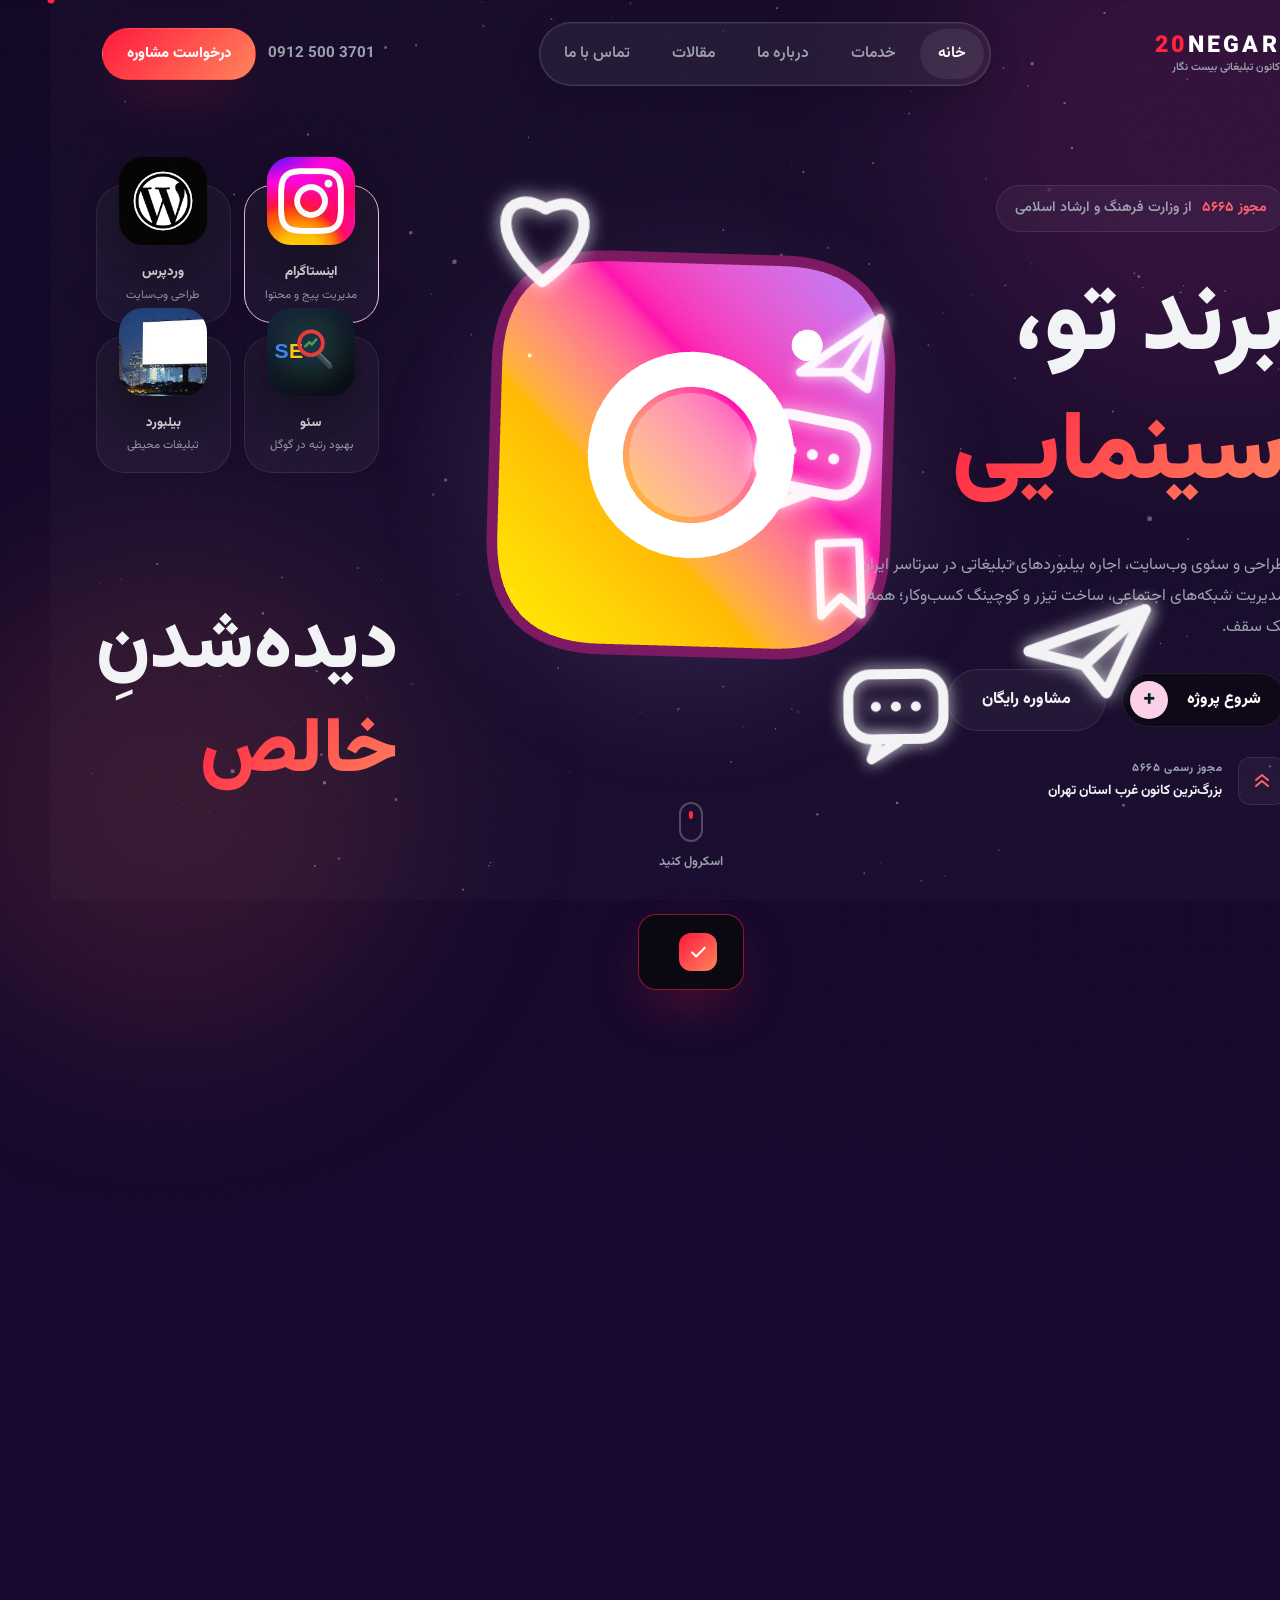
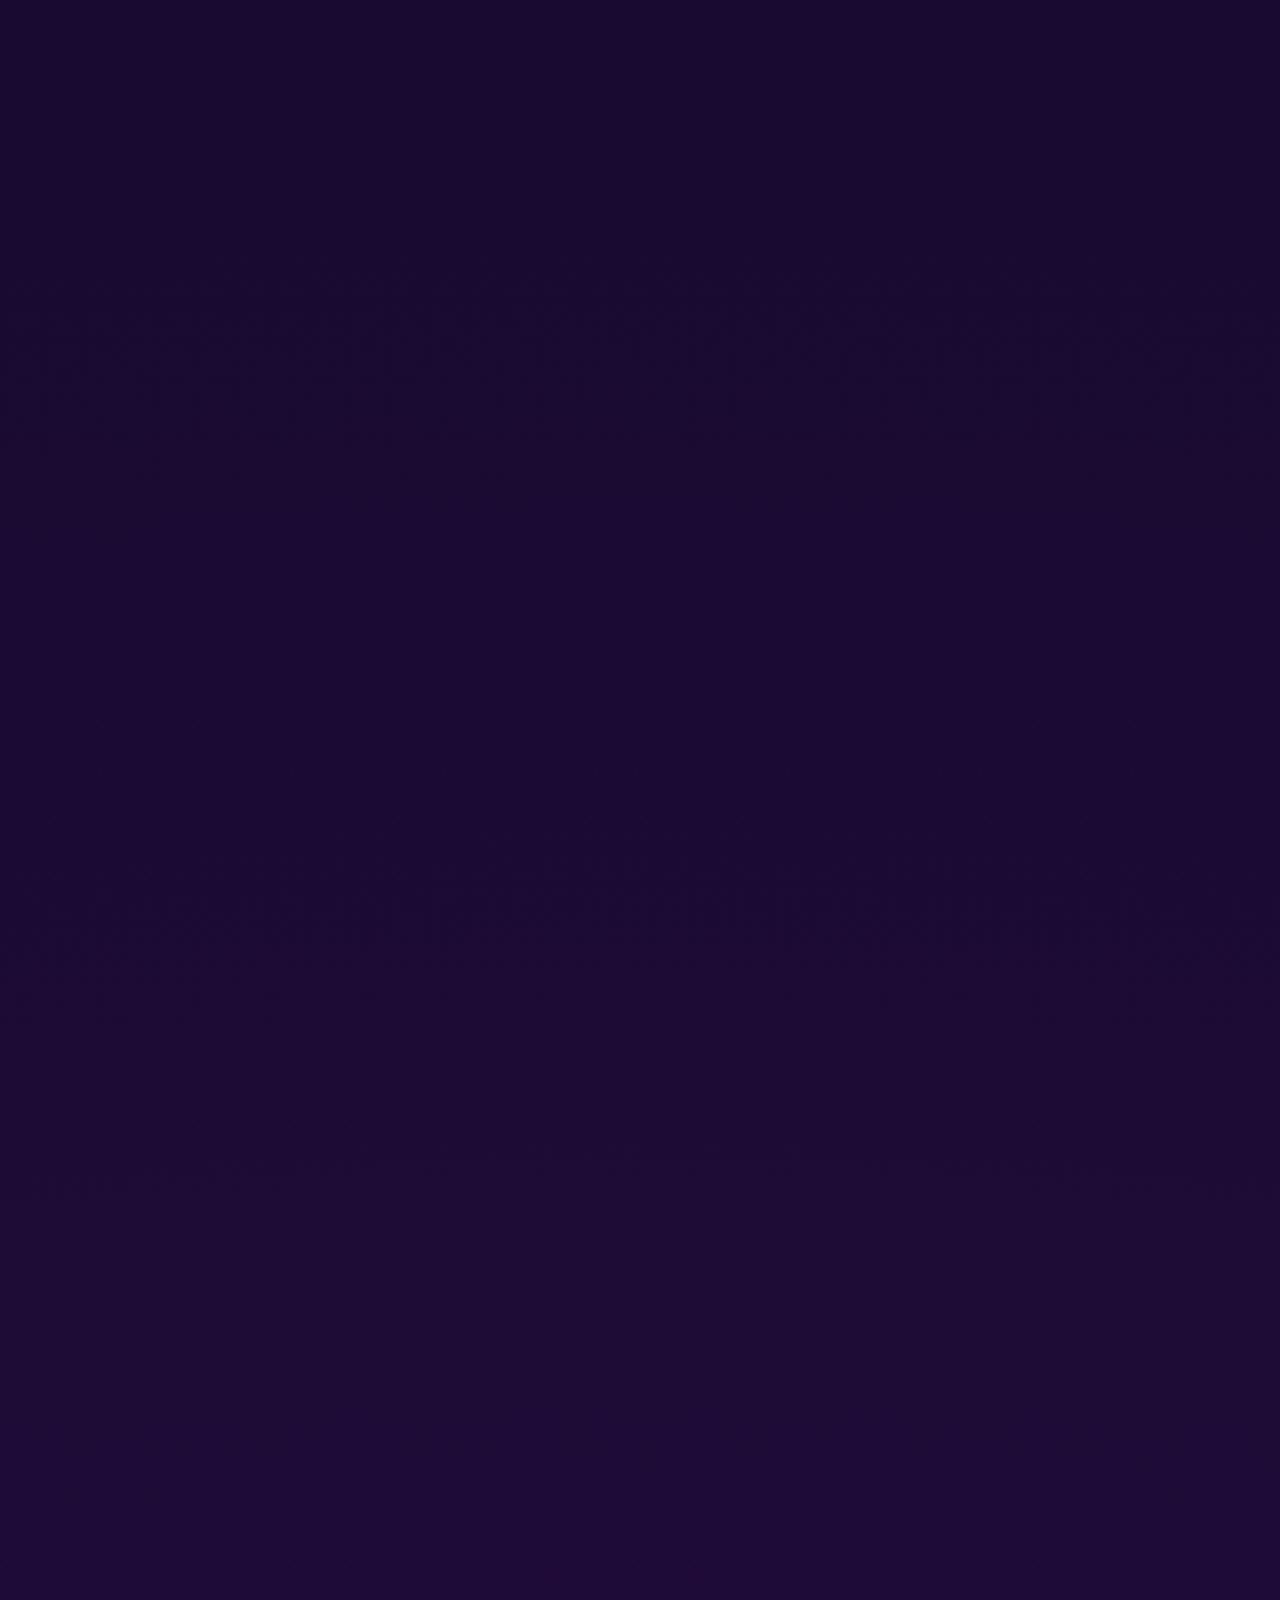
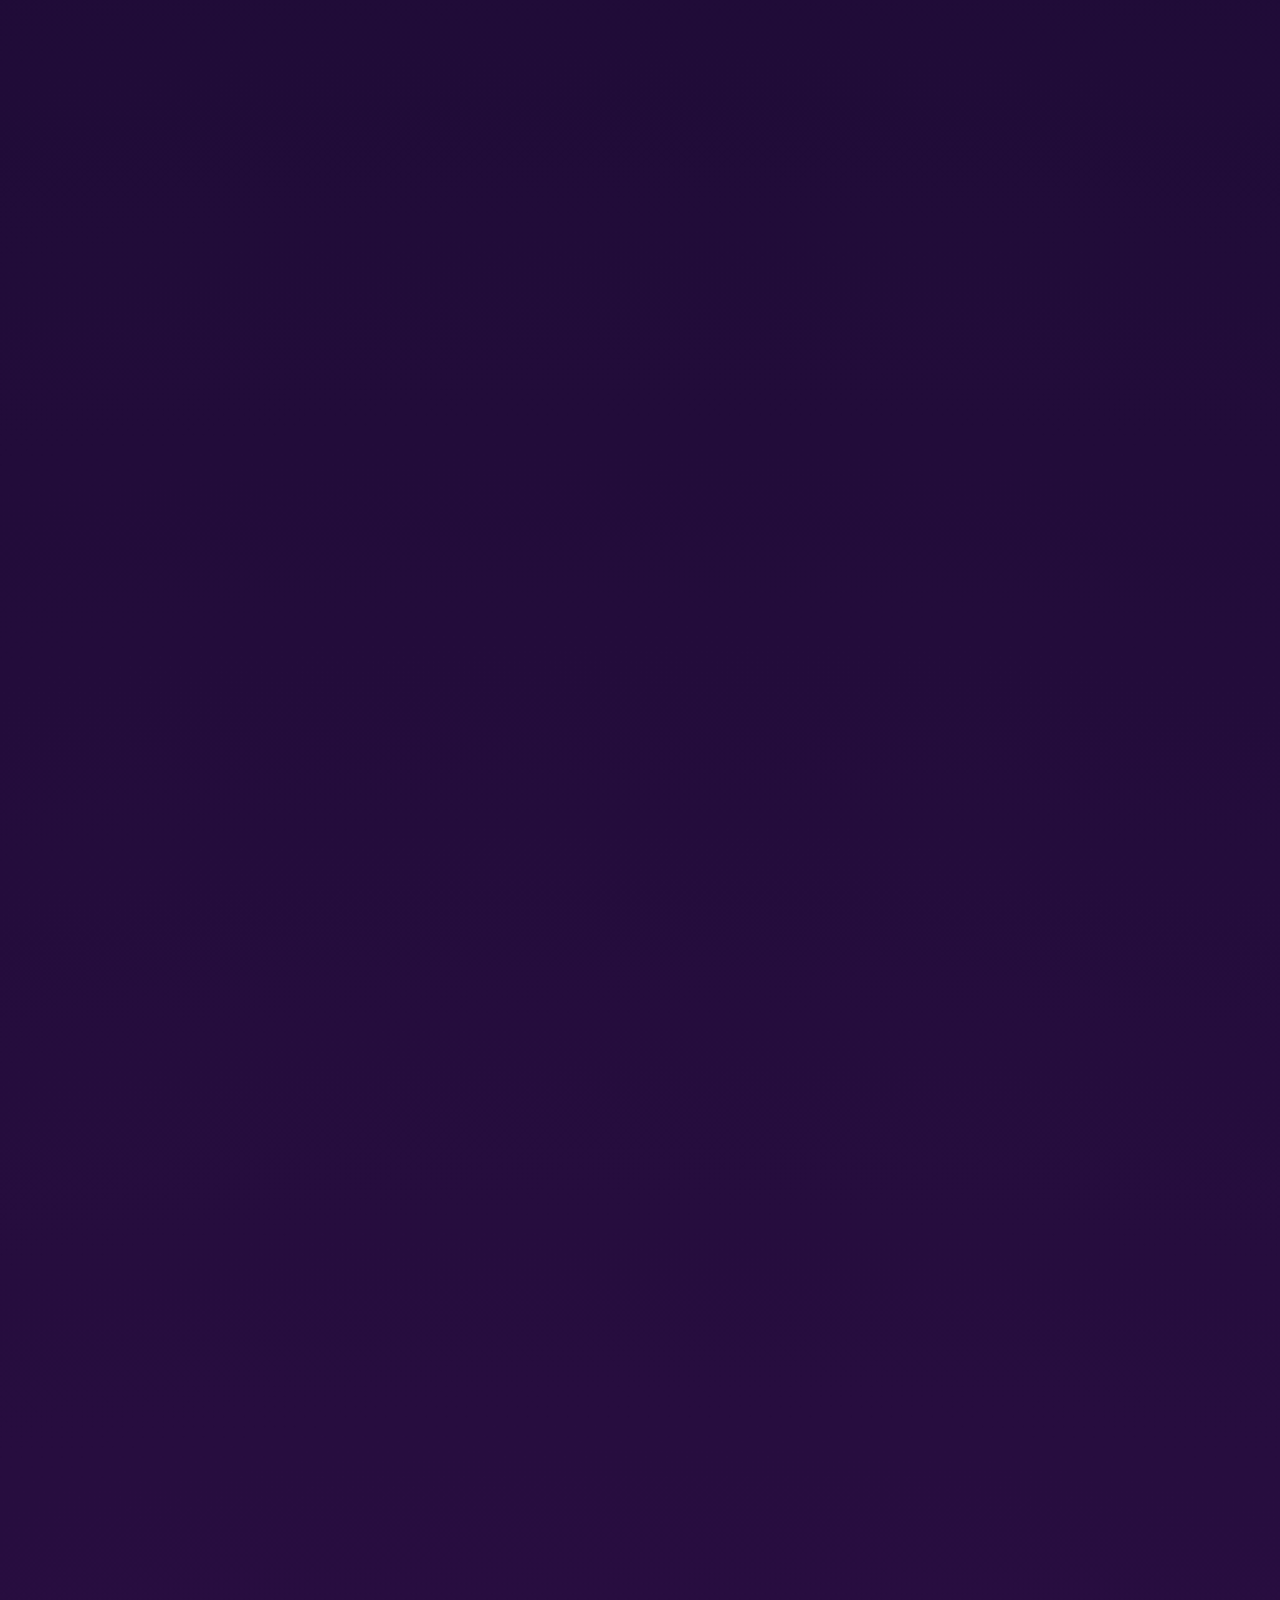
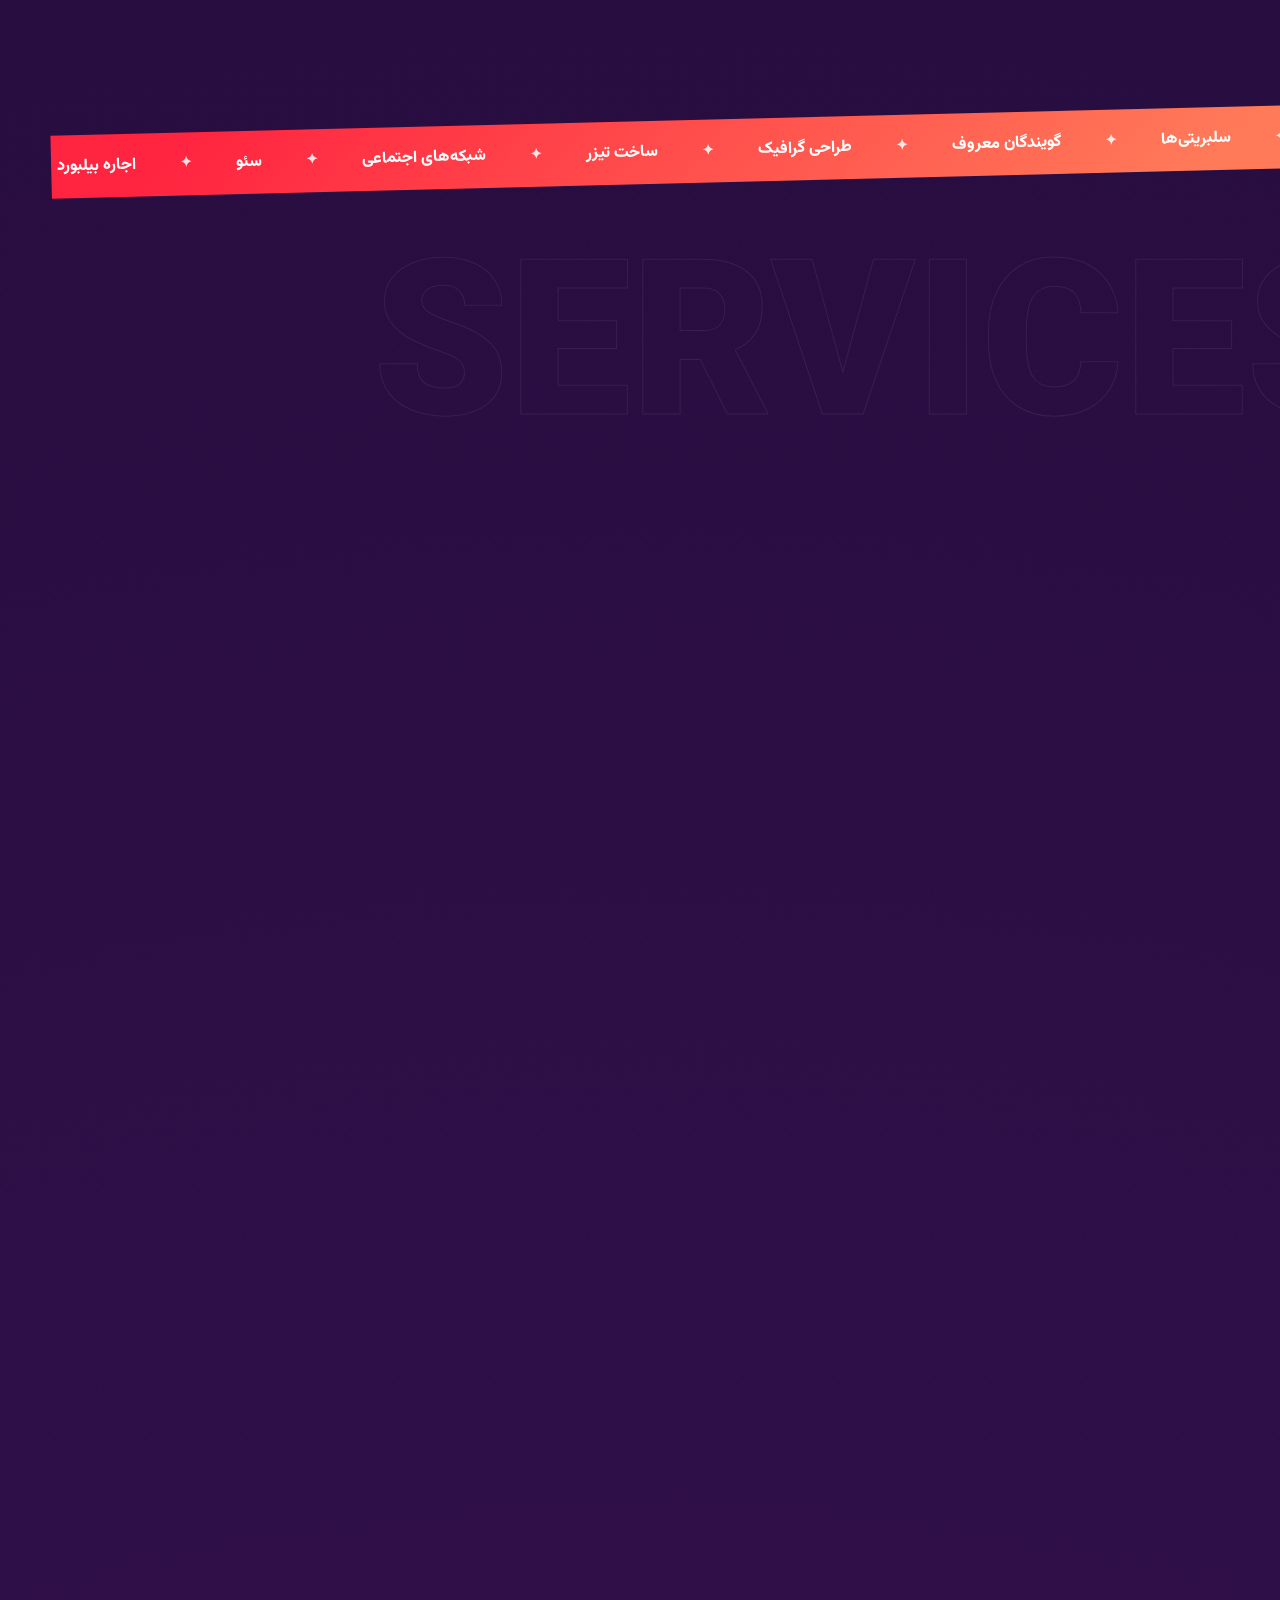
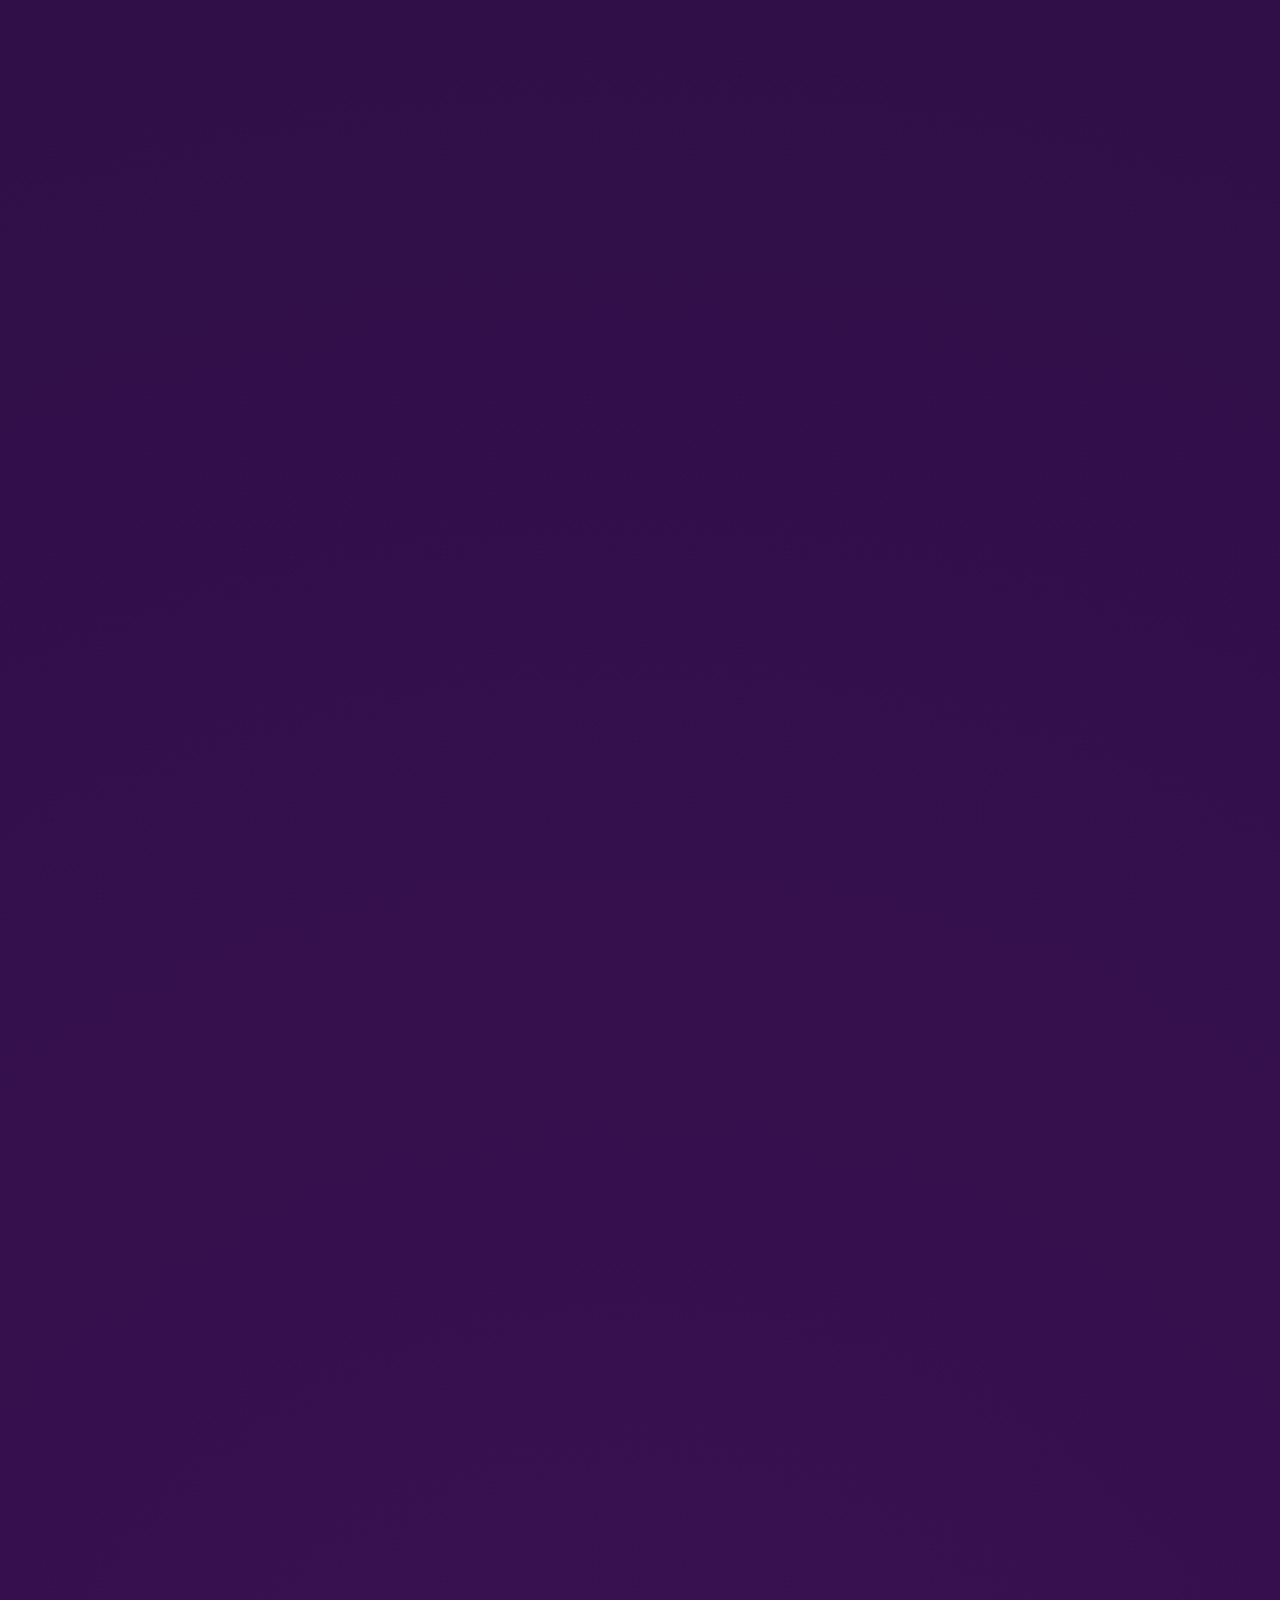
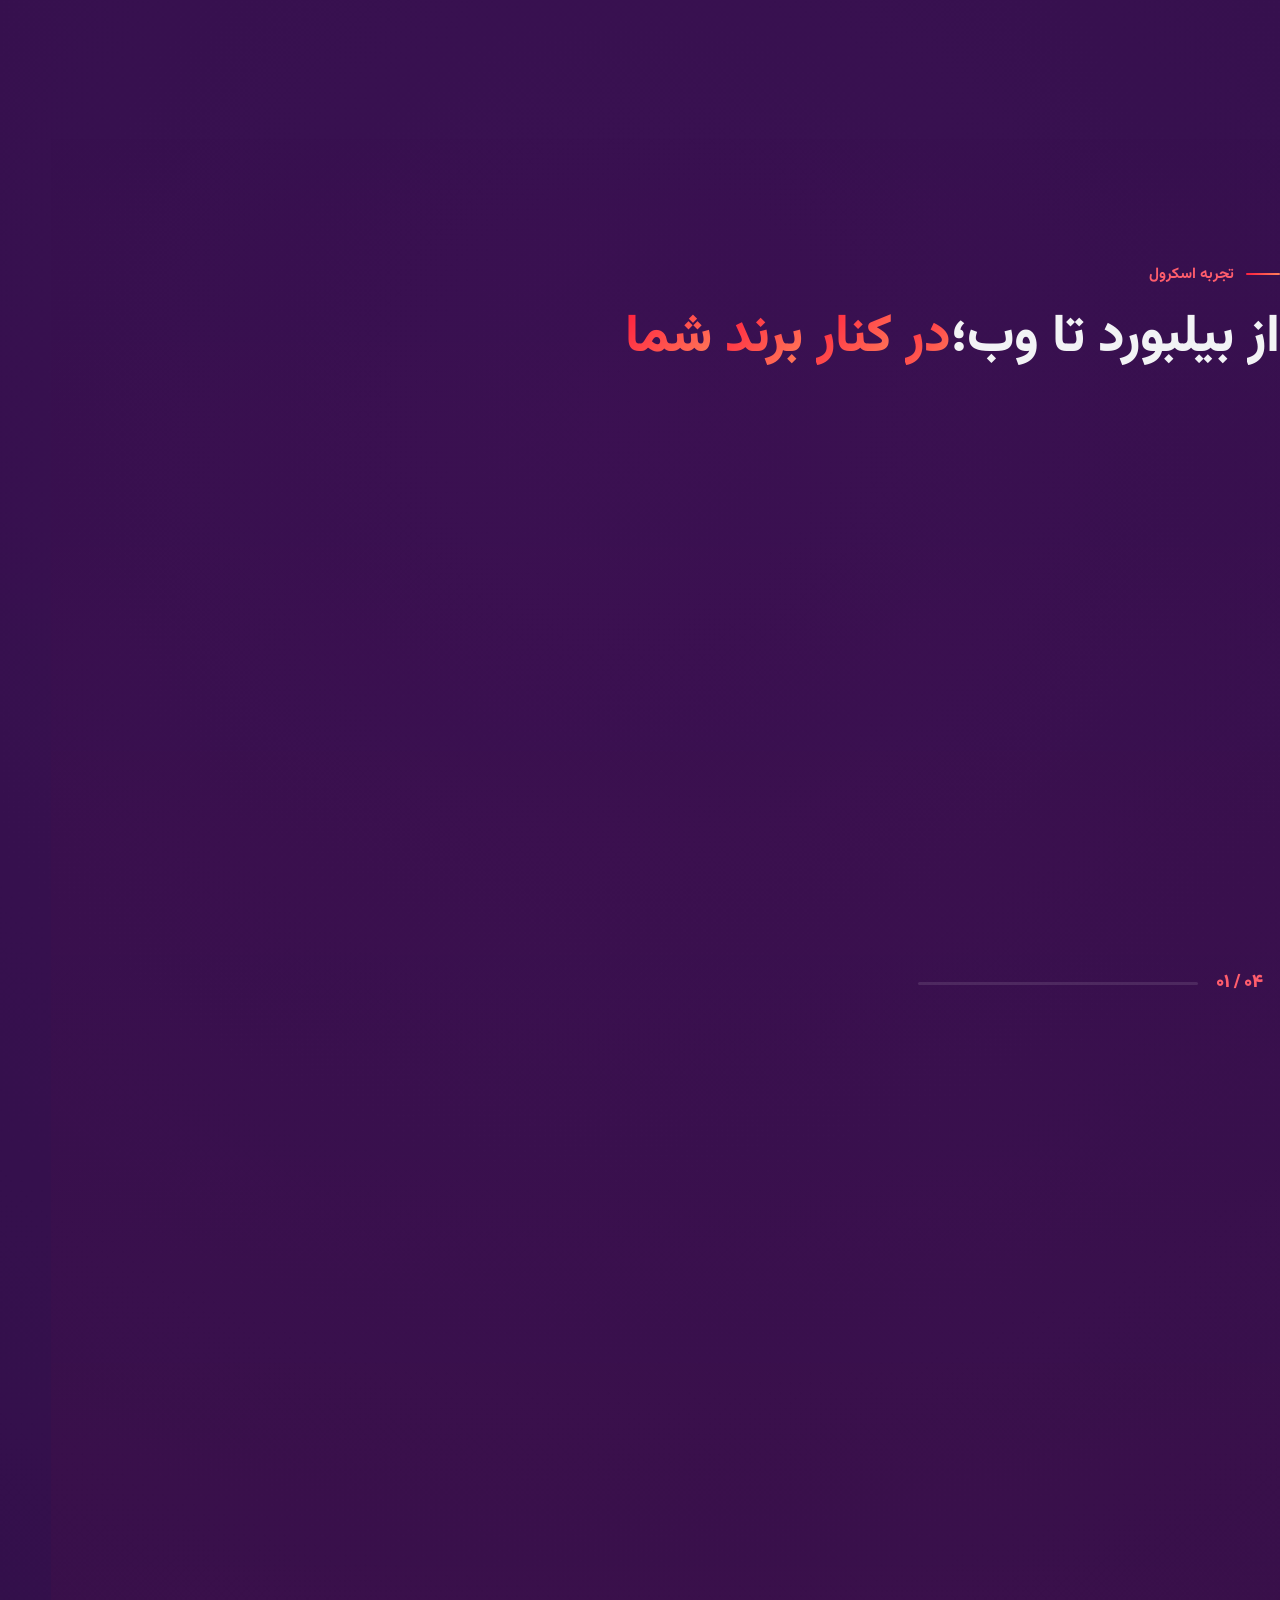
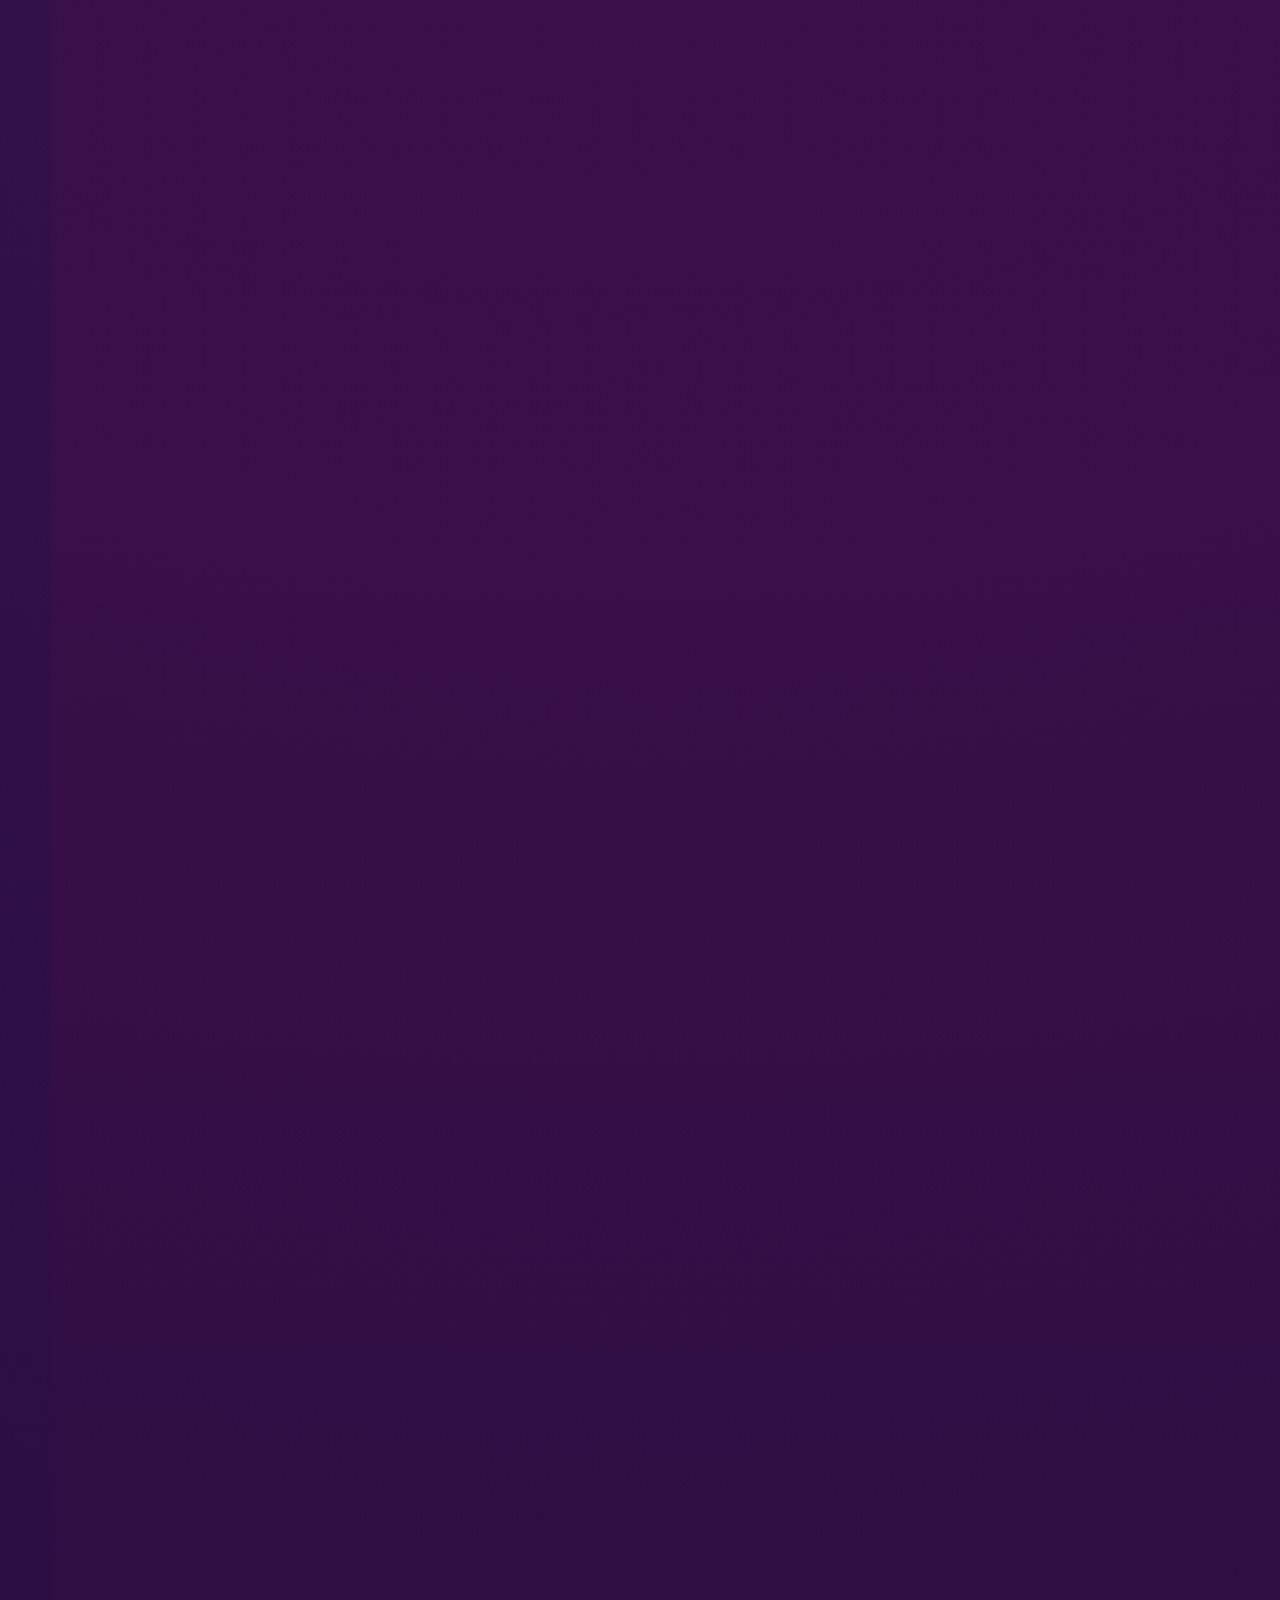
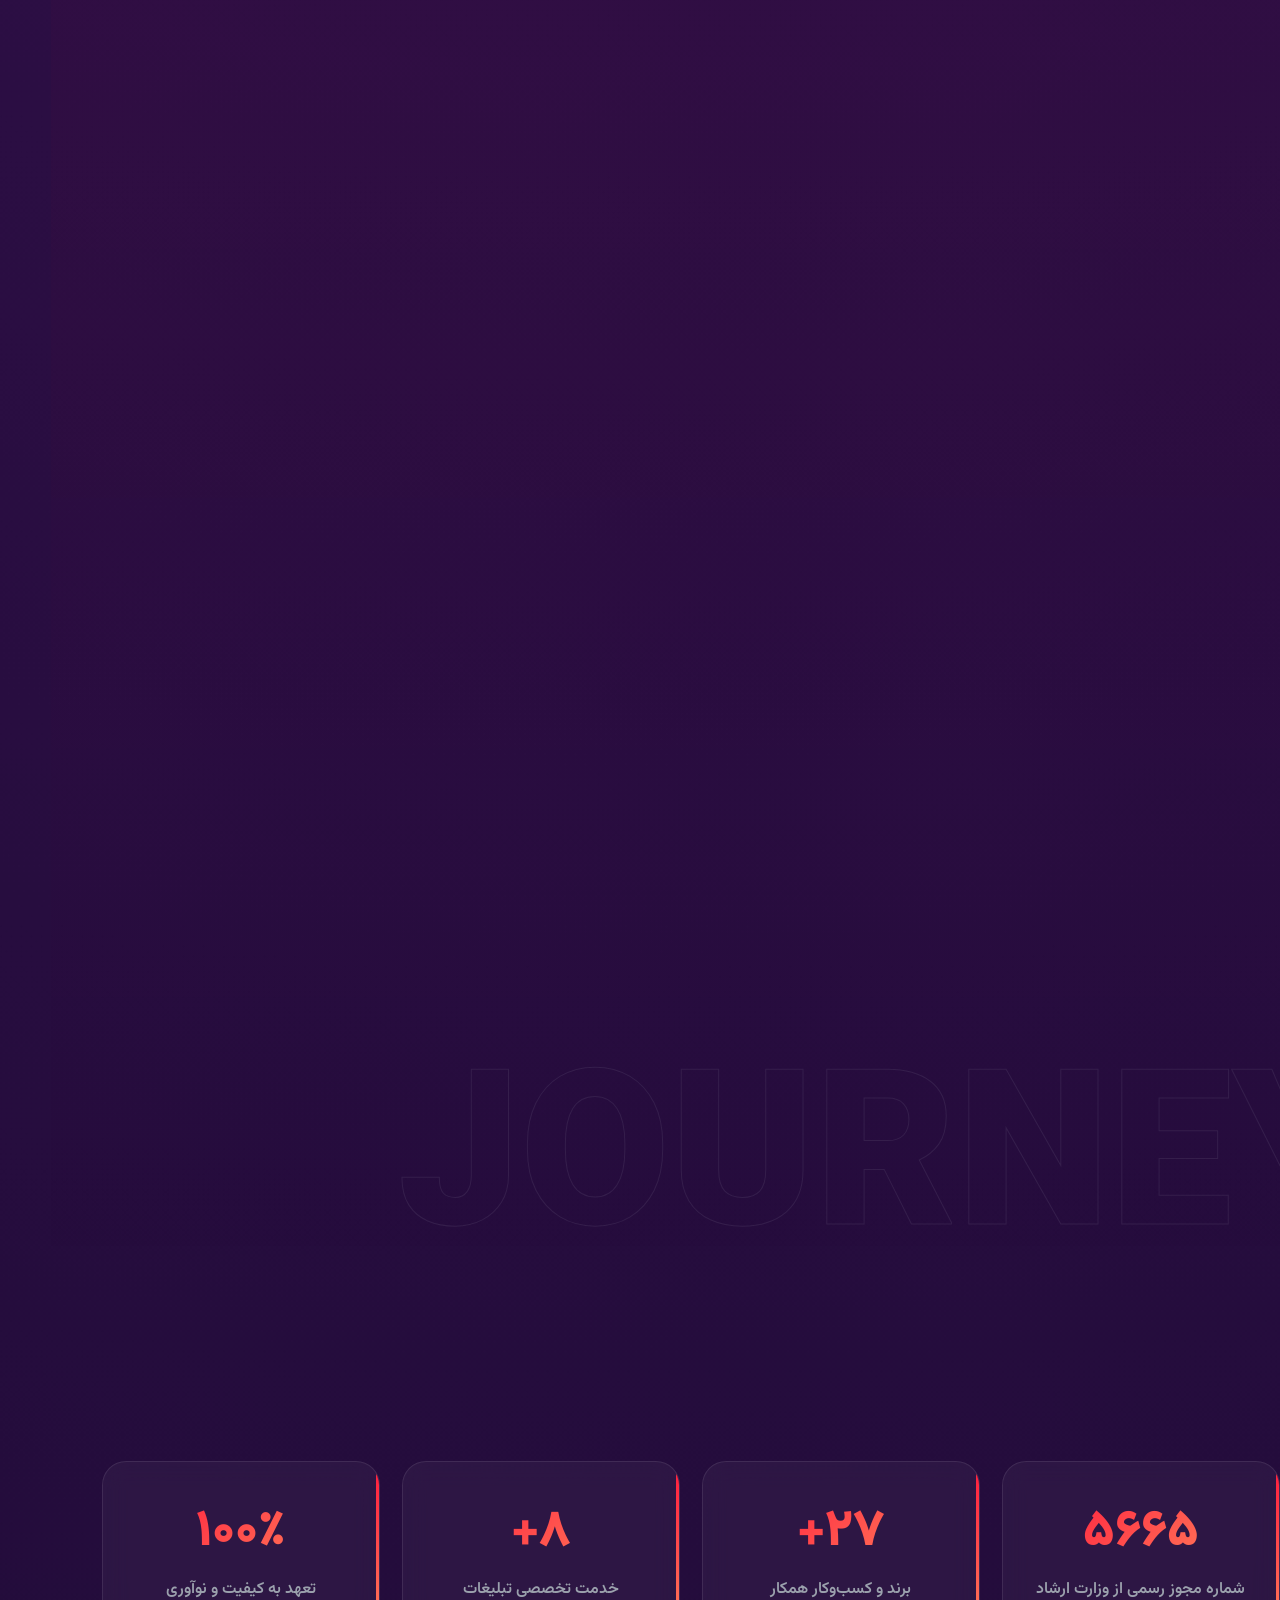
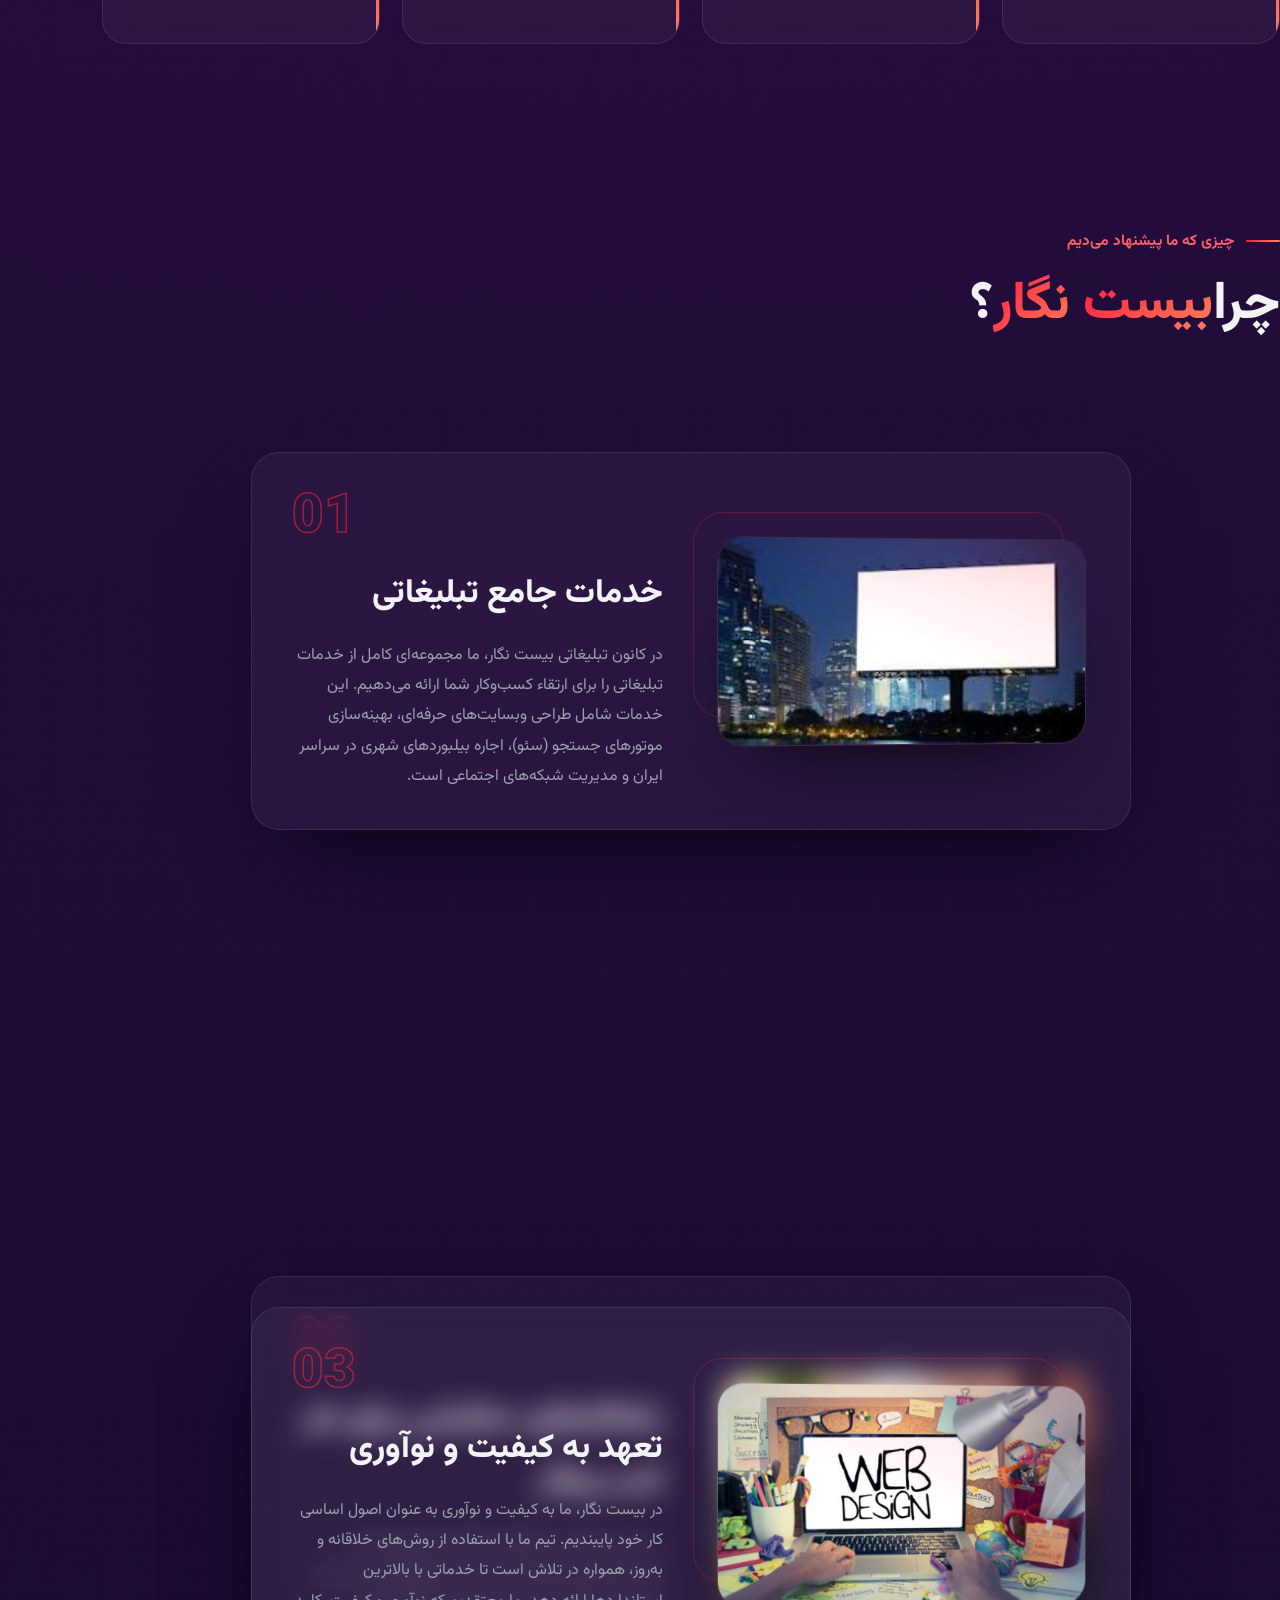
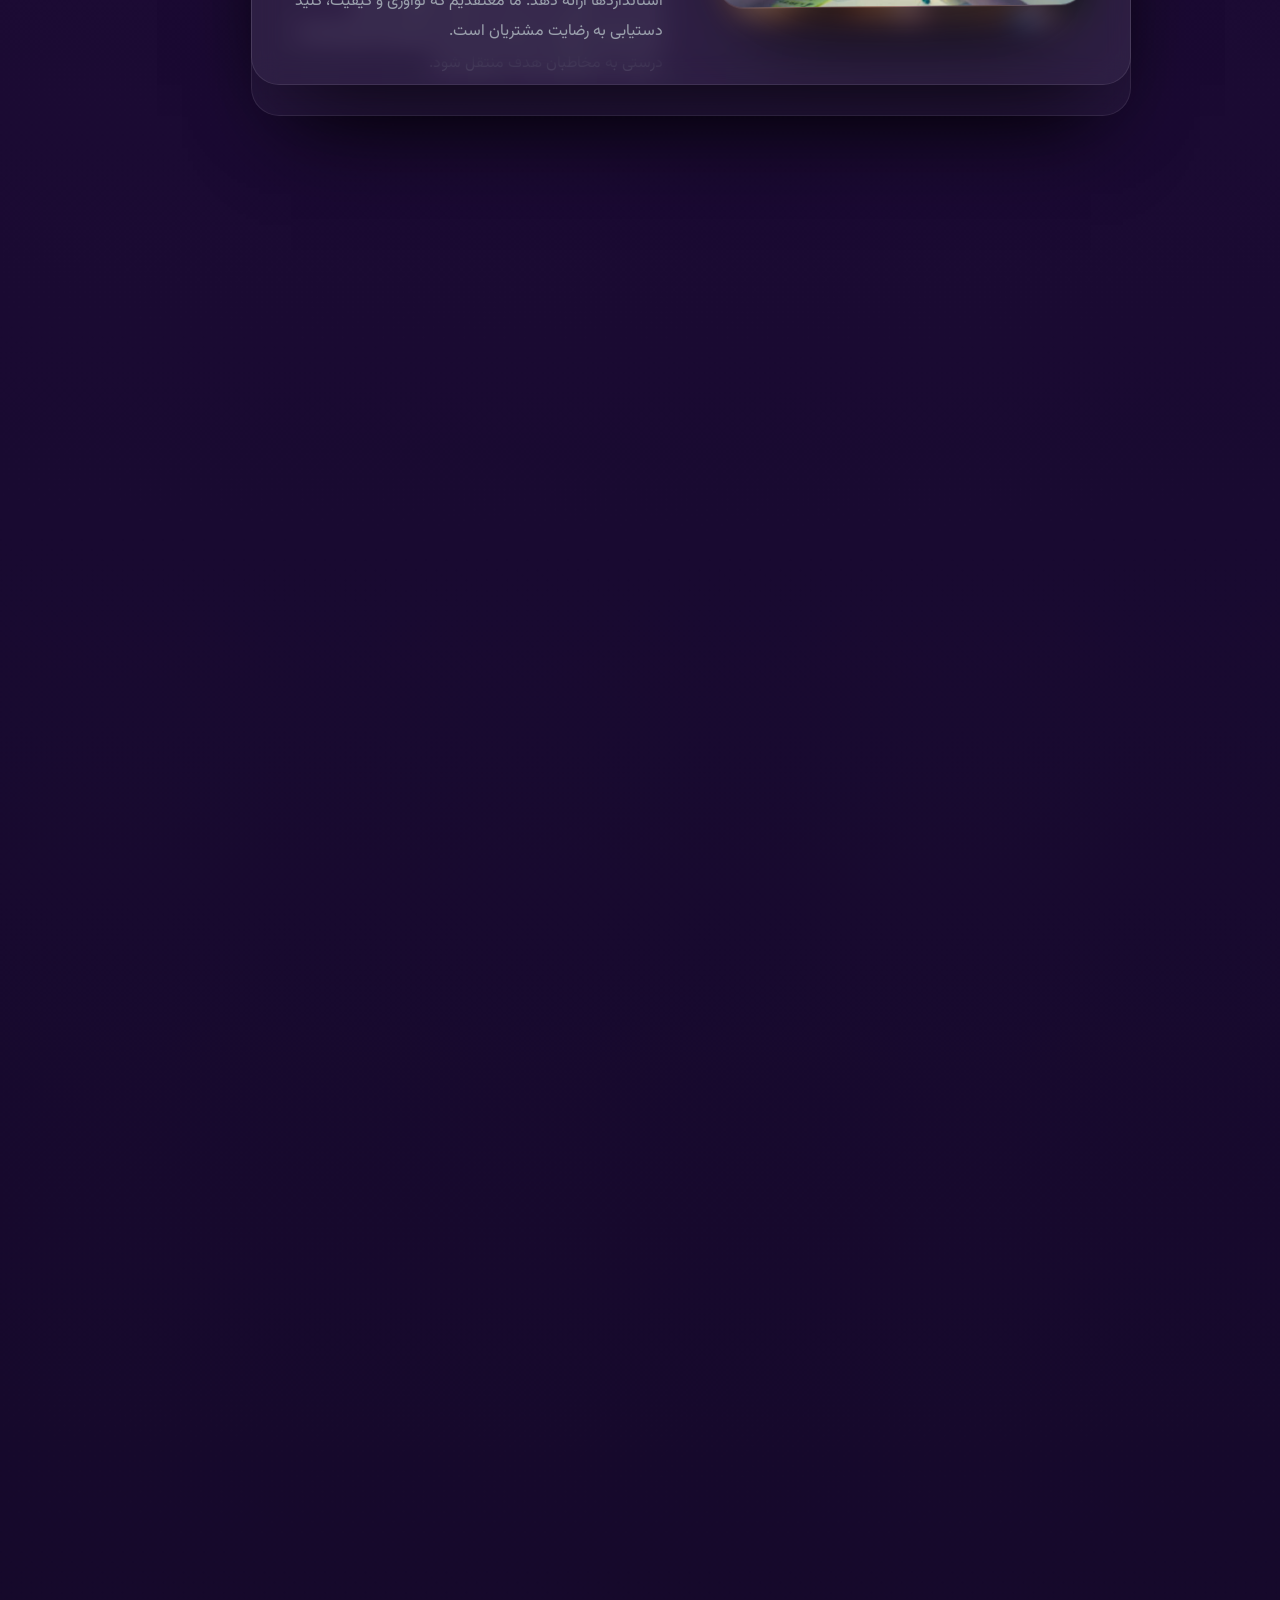
<file: 20NegarSite/wwwroot/index.html>
<!DOCTYPE html>
<html lang="fa" dir="rtl" class="js">
<head>
  <meta charset="UTF-8">
  <meta name="viewport" content="width=device-width, initial-scale=1.0">
  <title>کانون تبلیغاتی بیست نگار شهریار | طراحی سایت، بیلبورد، سئو</title>
  <meta name="description" content="کانون آگهی و تبلیغاتی بیست نگار شهریار با مجوز ۵۶۶۵ — طراحی وب‌سایت، اجاره بیلبورد در سرتاسر ایران، سئو، مدیریت شبکه‌های اجتماعی، ساخت تیزر و کوچینگ کسب‌وکار">
  <meta name="theme-color" content="#060609">
  <link rel="icon" type="image/svg+xml" href="img/favicon.svg">
  <link rel="stylesheet" href="css/style.css?v=20261119f">
</head>
<body class="theme-instagram">
  <script>document.documentElement.classList.add('js')</script>

  <div class="preloader">
    <div class="pre-inner">
      <div class="pre-logo"><span class="n20">20</span><span>NEGAR</span></div>
      <div class="pre-bar"><i></i></div>
      <div class="pre-pct">۰٪</div>
    </div>
  </div>

  <div class="noise"></div>
  <div class="glow glow-1"></div>
  <div class="glow glow-2"></div>
  <canvas id="bg3d"></canvas>
  <canvas id="fg3d"></canvas>
  <div class="cursor-dot"></div>
  <div class="cursor-ring"></div>

  <header class="nav">
    <div class="container nav-inner">
      <a href="index.html" class="logo" aria-label="بیست نگار">
        <span class="logo-main"><span class="n20">20</span><span class="rest">NEGAR</span></span>
        <span class="logo-sub">کانون تبلیغاتی بیست نگار</span>
      </a>
      <nav class="nav-links" aria-label="منوی اصلی">
        <a href="index.html" class="active">خانه</a>
        <a href="services.html">خدمات</a>
        <a href="about.html">درباره ما</a>
        <a href="blog.html">مقالات</a>
        <a href="contact.html">تماس با ما</a>
      </nav>
      <div class="nav-cta">
        <a href="tel:09125003701" class="nav-phone" dir="ltr">0912 500 3701</a>
        <a href="tel:09125003701" class="btn btn-primary">درخواست مشاوره</a>
        <button class="burger" aria-label="باز و بسته کردن منو"><span></span><span></span><span></span></button>
      </div>
    </div>
  </header>

  <div class="mmenu">
    <a class="mlink" href="index.html"><i>۰۱</i> خانه</a>
    <a class="mlink" href="services.html"><i>۰۲</i> خدمات</a>
    <a class="mlink" href="about.html"><i>۰۳</i> درباره ما</a>
    <a class="mlink" href="blog.html"><i>۰۴</i> مقالات</a>
    <a class="mlink" href="contact.html"><i>۰۵</i> تماس با ما</a>
    <div class="mmenu-meta">
      <span dir="ltr">0912 500 3701</span>
      <span>اندیشه فاز یک، ساختمان پاسارگاد، طبقه ۳، واحد ۶</span>
    </div>
  </div>

  <main class="page">

    <section class="hero" id="home">
      <div class="bubbles-container" id="bubbles" aria-hidden="true"></div>
      <div class="container hero-content">
        <div class="hero-left">
          <span class="hero-chip"><b>مجوز ۵۶۶۵</b> از وزارت فرهنگ و ارشاد اسلامی</span>
          <h1 class="main-title" data-split>برند تو،<br><span class="grad">سینمایی</span></h1>
          <p class="hero-desc">طراحی و سئوی وب‌سایت، اجاره بیلبوردهای تبلیغاتی در سرتاسر ایران، مدیریت شبکه‌های اجتماعی، ساخت تیزر و کوچینگ کسب‌وکار؛ همه زیر یک سقف.</p>
          <div class="cta-group">
            <a href="contact.html" class="primary-btn">
              شروع پروژه
              <span class="plus-icon">+</span>
            </a>
            <a href="tel:09125003701" class="btn btn-ghost">مشاوره رایگان</a>
          </div>
          <div class="award-badge">
            <div class="award-icon">
              <svg viewBox="0 0 24 24" fill="none" stroke="currentColor" stroke-width="2" stroke-linecap="round" stroke-linejoin="round"><path d="M6 17l6-5 6 5"/><path d="M6 11l6-5 6 5"/></svg>
            </div>
            <div class="award-text">
              <span class="award-title">مجوز رسمی ۵۶۶۵</span>
              <span class="award-subtitle">بزرگ‌ترین کانون غرب استان تهران</span>
            </div>
          </div>
        </div>
        <div class="hero-right">
          <div class="product-carousel">
            <div class="carousel-cards">
              <div class="card active" data-flavor="instagram">
                <img src="img/instagram-app.jpg" alt="اینستاگرام">
                <div class="card-info">
                  <span>اینستاگرام</span>
                  <span>مدیریت پیج و محتوا</span>
                </div>
              </div>
              <div class="card" data-flavor="wordpress">
                <img src="img/wordpress-app.png" alt="وردپرس">
                <div class="card-info">
                  <span>وردپرس</span>
                  <span>طراحی وب‌سایت</span>
                </div>
              </div>
              <div class="card" data-flavor="seo">
                <img src="img/logo-seo.svg" alt="سئو">
                <div class="card-info">
                  <span>سئو</span>
                  <span>بهبود رتبه در گوگل</span>
                </div>
              </div>
              <div class="card" data-flavor="billboard">
                <img src="img/billboard-city.jpg" alt="تبلیغات محیطی">
                <div class="card-info">
                  <span>بیلبورد</span>
                  <span>تبلیغات محیطی</span>
                </div>
              </div>
            </div>
          </div>
          <h2 class="side-title" data-split>دیده‌شدنِ<br><span class="grad">خالص</span></h2>
        </div>
      </div>
      <div class="hero-scroll"><span class="wheel"></span> اسکرول کنید</div>
    </section>

    <div class="marquee" aria-hidden="true">
      <div class="marquee-track">
        <span>طراحی وب‌سایت</span><span>اجاره بیلبورد</span><span>سئو</span><span>شبکه‌های اجتماعی</span><span>ساخت تیزر</span><span>طراحی گرافیک</span><span>گویندگان معروف</span><span>سلبریتی‌ها</span>
        <span>طراحی وب‌سایت</span><span>اجاره بیلبورد</span><span>سئو</span><span>شبکه‌های اجتماعی</span><span>ساخت تیزر</span><span>طراحی گرافیک</span><span>گویندگان معروف</span><span>سلبریتی‌ها</span>
      </div>
    </div>

    <section class="services" id="services">
      <div class="ghost-word" style="top:6%;inset-inline-end:-4%" data-speed="0.08" dir="ltr">SERVICES</div>
      <div class="container">
        <div class="sec-head" data-reveal>
          <span class="kicker">خدمات ما</span>
          <h2 data-split>هر آنچه برای <span class="grad">دیده شدن</span> برندتان نیاز دارید</h2>
          <p>مجموعه‌ای تقریباً کامل از خدمات تبلیغاتی کسب‌وکارها؛ از محیطی تا دیجیتال.</p>
        </div>
        <div class="svc-grid">
          <article class="svc-card tilt" data-reveal>
            <div class="tilt-glare"></div>
            <span class="svc-num">۰۱</span>
            <div class="svc-icon"><svg viewBox="0 0 24 24"><rect x="3" y="4" width="18" height="12" rx="2"/><path d="M8 20h8M12 16v4"/></svg></div>
            <h3>طراحی انواع وب سایت</h3>
            <p>برای شما وبسایتی استاندارد با امکانات فراوان و ظاهر دلخواه طراحی می‌کنیم</p>
            <a class="svc-link" href="services.html">بیشتر بدانید <svg viewBox="0 0 24 24"><path d="M19 12H5M12 19l-7-7 7-7"/></svg></a>
          </article>
          <article class="svc-card tilt" data-reveal data-delay="0.1">
            <div class="tilt-glare"></div>
            <span class="svc-num">۰۲</span>
            <div class="svc-icon"><svg viewBox="0 0 24 24"><rect x="3" y="3" width="18" height="10" rx="2"/><path d="M12 13v6M8 21h8"/></svg></div>
            <h3>اجاره بیلبورد شهری</h3>
            <p>بهترین راه برای دیده شدن و افزایش اعتبار برند کسب‌وکار شما</p>
            <a class="svc-link" href="services.html">بیشتر بدانید <svg viewBox="0 0 24 24"><path d="M19 12H5M12 19l-7-7 7-7"/></svg></a>
          </article>
          <article class="svc-card tilt" data-reveal data-delay="0.2">
            <div class="tilt-glare"></div>
            <span class="svc-num">۰۳</span>
            <div class="svc-icon"><svg viewBox="0 0 24 24"><circle cx="11" cy="11" r="7"/><path d="M21 21l-4.3-4.3M8.5 12.5l2-2 2 2 3-3"/></svg></div>
            <h3>بهینه‌سازی موتورهای جستجو</h3>
            <p>در نتایج اول گوگل ظاهر شوید و چند قدم از رقبای خود جلوتر باشید</p>
            <a class="svc-link" href="services.html">بیشتر بدانید <svg viewBox="0 0 24 24"><path d="M19 12H5M12 19l-7-7 7-7"/></svg></a>
          </article>
          <article class="svc-card tilt" data-reveal data-delay="0.3">
            <div class="tilt-glare"></div>
            <span class="svc-num">۰۴</span>
            <div class="svc-icon"><svg viewBox="0 0 24 24"><circle cx="6" cy="12" r="2.6"/><circle cx="18" cy="6" r="2.6"/><circle cx="18" cy="18" r="2.6"/><path d="M8.3 10.9l7.4-3.8M8.3 13.1l7.4 3.8"/></svg></div>
            <h3>مدیریت شبکه‌های اجتماعی</h3>
            <p>بیشترین و نزدیک‌ترین تعامل را با مشتریان خود داشته باشید</p>
            <a class="svc-link" href="services.html">بیشتر بدانید <svg viewBox="0 0 24 24"><path d="M19 12H5M12 19l-7-7 7-7"/></svg></a>
          </article>
        </div>
      </div>
    </section>

    <section class="walk" id="story">
      <div class="walk-pin">
        <div class="container">
          <div class="sec-head" style="margin-bottom:24px" data-reveal>
            <span class="kicker">تجربه اسکرول</span>
            <h2 data-split>از بیلبورد تا وب؛ <span class="grad">در کنار برند شما</span></h2>
          </div>
          <div class="walk-stage">
            <div class="walk-items">
              <div class="walk-item">
                <img src="img/billboard-city.jpg" alt="اجاره بیلبورد شهری" loading="lazy">
                <div class="wi-txt">
                  <span class="wi-kicker">مرحله اول — محیطی</span>
                  <h3>اجاره بیلبورد در سرتاسر ایران</h3>
                  <p>بهترین راه برای دیده شدن و افزایش اعتبار برند؛ بیلبوردهای شهری در بهترین نقاط کشور.</p>
                </div>
              </div>
              <div class="walk-item">
                <img src="img/webdev-neon.jpg" alt="طراحی وب‌سایت" loading="lazy">
                <div class="wi-txt">
                  <span class="wi-kicker">مرحله دوم — دیجیتال</span>
                  <h3>طراحی وب‌سایت استاندارد و دلخواه</h3>
                  <p>ویترین دیجیتال کسب‌وکار شما؛ وبسایتی سریع، استاندارد و منطبق با هویت برندتان.</p>
                </div>
              </div>
              <div class="walk-item">
                <img src="img/instagram-app.jpg" alt="شبکه‌های اجتماعی" loading="lazy">
                <div class="wi-txt">
                  <span class="wi-kicker">مرحله سوم — اجتماعی</span>
                  <h3>نزدیک‌ترین تعامل با مشتریان</h3>
                  <p>مدیریت کامل شبکه‌های اجتماعی؛ تولید محتوا، پشتیبانی پیج و ارتباط مستمر.</p>
                </div>
              </div>
              <div class="walk-item">
                <img src="img/office.jpg" alt="تیم بیست نگار" loading="lazy">
                <div class="wi-txt">
                  <span class="wi-kicker">مرحله چهارم — تیم ما</span>
                  <h3>تخصصی‌ها کنار برند شما</h3>
                  <p>با مهندسان IT، گویندگان معروف و صفحات مطرح، تبلیغ را با بالاترین بازدهی اجرا می‌کنیم.</p>
                </div>
              </div>
            </div>
            <div class="walk-ground"></div>
            <div class="walk-man" aria-hidden="true">
              <img src="img/walk-man.gif" alt="">
              <span class="walk-shadow"></span>
            </div>
          </div>
          <div class="walk-ui">
            <span class="walk-count">۰۱ / ۰۴</span>
            <div class="walk-rail"><span class="walk-fill"></span></div>
          </div>
        </div>
      </div>
      <div class="ghost-word walk-ghost" data-speed="0.05" dir="ltr">JOURNEY</div>
    </section>

    <section class="stats">
      <div class="container">
        <div class="stats-grid">
          <div class="stat" data-reveal>
            <div class="stat-num"><span data-count="5665"></span></div>
            <div class="stat-label">شماره مجوز رسمی از وزارت ارشاد</div>
          </div>
          <div class="stat" data-reveal data-delay="0.1">
            <div class="stat-num"><span data-count="27" data-suffix="+"></span></div>
            <div class="stat-label">برند و کسب‌وکار همکار</div>
          </div>
          <div class="stat" data-reveal data-delay="0.2">
            <div class="stat-num"><span data-count="8" data-suffix="+"></span></div>
            <div class="stat-label">خدمت تخصصی تبلیغات</div>
          </div>
          <div class="stat" data-reveal data-delay="0.3">
            <div class="stat-num"><span data-count="100" data-suffix="٪"></span></div>
            <div class="stat-label">تعهد به کیفیت و نوآوری</div>
          </div>
        </div>
      </div>
    </section>

    <section class="why" id="why">
      <div class="container">
        <div class="sec-head" data-reveal>
          <span class="kicker">چیزی که ما پیشنهاد می‌دیم</span>
          <h2 data-split>چرا <span class="grad">بیست نگار</span>؟</h2>
        </div>

        <div class="why-stack">
          <div class="why-card" data-reveal>
            <div class="why-card-in">
              <div class="why-media">
                <div class="why-frame"></div>
                <div class="why-img" data-speed="0.04"><img src="img/billboard-city.jpg" alt="خدمات جامع تبلیغاتی" loading="lazy"></div>
              </div>
              <div class="why-txt">
                <div class="idx" dir="ltr">01</div>
                <h3>خدمات جامع تبلیغاتی</h3>
                <p>در کانون تبلیغاتی بیست نگار، ما مجموعه‌ای کامل از خدمات تبلیغاتی را برای ارتقاء کسب‌وکار شما ارائه می‌دهیم. این خدمات شامل طراحی وبسایت‌های حرفه‌ای، بهینه‌سازی موتورهای جستجو (سئو)، اجاره بیلبوردهای شهری در سراسر ایران و مدیریت شبکه‌های اجتماعی است.</p>
              </div>
            </div>
          </div>

          <div class="why-card" data-reveal data-delay="0.1">
            <div class="why-card-in">
              <div class="why-media">
                <div class="why-frame"></div>
                <div class="why-img" data-speed="0.04"><img src="img/webdesign.jpg" alt="راهکارهای سفارشی برای هر کسب‌وکار" loading="lazy"></div>
              </div>
              <div class="why-txt">
                <div class="idx" dir="ltr">02</div>
                <h3>راهکارهای سفارشی برای هر کسب‌وکار</h3>
                <p>در بیست نگار ما به نیازها و اهداف منحصربه‌فرد هر کسب‌وکار توجه ویژه‌ای داریم. با ارائه راهکارهای سفارشی و متناسب با هویت برند شما، از طراحی لوگو تا اجرای کمپین‌های تبلیغاتی، اطمینان حاصل می‌کنیم که پیام شما به درستی به مخاطبان هدف منتقل شود.</p>
              </div>
            </div>
          </div>

          <div class="why-card" data-reveal data-delay="0.2">
            <div class="why-card-in">
              <div class="why-media">
                <div class="why-frame"></div>
                <div class="why-img" data-speed="0.04"><img src="img/office.jpg" alt="تعهد به کیفیت و نوآوری" loading="lazy"></div>
              </div>
              <div class="why-txt">
                <div class="idx" dir="ltr">03</div>
                <h3>تعهد به کیفیت و نوآوری</h3>
                <p>در بیست نگار، ما به کیفیت و نوآوری به عنوان اصول اساسی کار خود پایبندیم. تیم ما با استفاده از روش‌های خلاقانه و به‌روز، همواره در تلاش است تا خدماتی با بالاترین استانداردها ارائه دهد. ما معتقدیم که نوآوری و کیفیت، کلید دستیابی به رضایت مشتریان است.</p>
              </div>
            </div>
          </div>
        </div>
      </div>
    </section>

    <section class="clients">
      <div class="container">
        <div class="sec-head" style="margin-bottom:40px" data-reveal>
          <span class="kicker">مشتریان ما</span>
          <h2 data-split>برندهایی که به ما <span class="grad">اعتماد کردند</span></h2>
        </div>
      </div>
      <div class="clients-marquee">
        <div class="clients-track">
          <span class="client-chip"><span class="dot"></span>تاسیسات یزدی</span>
          <span class="client-chip"><span class="dot"></span>مکان هومز</span>
          <span class="client-chip"><span class="dot"></span>موفّز</span>
          <span class="client-chip"><span class="dot"></span>آریو پت</span>
          <span class="client-chip"><span class="dot"></span>تهران پوشش</span>
          <span class="client-chip"><span class="dot"></span>سه دیج</span>
          <span class="client-chip"><span class="dot"></span>پخش صبر</span>
          <span class="client-chip"><span class="dot"></span>میاد بتن فردیس</span>
          <span class="client-chip"><span class="dot"></span>میراس درب</span>
          <span class="client-chip"><span class="dot"></span>آجر نور</span>
          <span class="client-chip"><span class="dot"></span>پارسوماش</span>
          <span class="client-chip"><span class="dot"></span>پارس برنج هفت</span>
          <span class="client-chip"><span class="dot"></span>لایت‌باکس ملکی</span>
          <span class="client-chip"><span class="dot"></span>پویا پلاست</span>
          <span class="client-chip"><span class="dot"></span>چسب‌دونی</span>
          <span class="client-chip"><span class="dot"></span>آریشا ملک</span>
          <span class="client-chip"><span class="dot"></span>تاسیسات یزدی</span>
          <span class="client-chip"><span class="dot"></span>مکان هومز</span>
          <span class="client-chip"><span class="dot"></span>موفّز</span>
          <span class="client-chip"><span class="dot"></span>آریو پت</span>
          <span class="client-chip"><span class="dot"></span>تهران پوشش</span>
          <span class="client-chip"><span class="dot"></span>سه دیج</span>
          <span class="client-chip"><span class="dot"></span>پخش صبر</span>
          <span class="client-chip"><span class="dot"></span>میاد بتن فردیس</span>
          <span class="client-chip"><span class="dot"></span>میراس درب</span>
          <span class="client-chip"><span class="dot"></span>آجر نور</span>
          <span class="client-chip"><span class="dot"></span>پارسوماش</span>
          <span class="client-chip"><span class="dot"></span>پارس برنج هفت</span>
          <span class="client-chip"><span class="dot"></span>لایت‌باکس ملکی</span>
          <span class="client-chip"><span class="dot"></span>پویا پلاست</span>
          <span class="client-chip"><span class="dot"></span>چسب‌دونی</span>
          <span class="client-chip"><span class="dot"></span>آریشا ملک</span>
        </div>
      </div>
      <div class="clients-marquee">
        <div class="clients-track rev">
          <span class="client-chip"><span class="dot"></span>کلینیک مرکزی</span>
          <span class="client-chip"><span class="dot"></span>رمیلا کلینیک</span>
          <span class="client-chip"><span class="dot"></span>توکام</span>
          <span class="client-chip"><span class="dot"></span>مسکن کدوس</span>
          <span class="client-chip"><span class="dot"></span>قیمتالی</span>
          <span class="client-chip"><span class="dot"></span>کابینت ام‌زد</span>
          <span class="client-chip"><span class="dot"></span>اعتماد سرمایه</span>
          <span class="client-chip"><span class="dot"></span>اوک لانژ کافه</span>
          <span class="client-chip"><span class="dot"></span>پینو</span>
          <span class="client-chip"><span class="dot"></span>ایساتیس پک</span>
          <span class="client-chip"><span class="dot"></span>کلینیک مرکزی</span>
          <span class="client-chip"><span class="dot"></span>رمیلا کلینیک</span>
          <span class="client-chip"><span class="dot"></span>توکام</span>
          <span class="client-chip"><span class="dot"></span>مسکن کدوس</span>
          <span class="client-chip"><span class="dot"></span>قیمتالی</span>
          <span class="client-chip"><span class="dot"></span>کابینت ام‌زد</span>
          <span class="client-chip"><span class="dot"></span>اعتماد سرمایه</span>
          <span class="client-chip"><span class="dot"></span>اوک لانژ کافه</span>
          <span class="client-chip"><span class="dot"></span>پینو</span>
          <span class="client-chip"><span class="dot"></span>ایساتیس پک</span>
        </div>
      </div>
    </section>

    <section class="process" id="process">
      <div class="ghost-word" style="top:4%;inset-inline-start:-4%" data-speed="0.07" dir="ltr">PROCESS</div>
      <div class="container">
        <div class="sec-head" data-reveal>
          <span class="kicker">روند کار</span>
          <h2 data-split>جهت شروع پروژه <span class="grad">چهار قدم</span> با شما هستیم</h2>
        </div>
        <div class="process-grid">
          <div class="step" data-reveal>
            <div class="step-num">۱</div>
            <h3>مشاوره رایگان</h3>
            <p>تماس با کارشناسان ما و شناخت دقیق نیازها و اهداف کسب‌وکار شما</p>
          </div>
          <div class="step" data-reveal data-delay="0.1">
            <div class="step-num">۲</div>
            <h3>استراتژی و پیشنهاد</h3>
            <p>طراحی راهکار سفارشی متناسب با هویت برند و ارائه برآورد شفاف</p>
          </div>
          <div class="step" data-reveal data-delay="0.2">
            <div class="step-num">۳</div>
            <h3>اجرای پروژه</h3>
            <p>تولید و اجرای کمپین توسط تیم متخصص IT، تبلیغات و بازاریابی</p>
          </div>
          <div class="step" data-reveal data-delay="0.3">
            <div class="step-num">۴</div>
            <h3>پشتیبانی و رشد</h3>
            <p>گزارش‌دهی شفاف و بهینه‌سازی مستمر برای بالاترین بازدهی</p>
          </div>
        </div>
      </div>
    </section>

    <section class="faq" id="faq">
      <div class="container">
        <div class="sec-head" style="text-align:center;margin-inline:auto" data-reveal>
          <span class="kicker">سوالات متداول</span>
          <h2 data-split>پاسخ سوالات <span class="grad">پرتکرار شما</span></h2>
        </div>
        <div class="faq-list">
          <div class="faq-item open" data-reveal>
            <button class="faq-q">هدف بیست نگار چیست؟ <span class="fx"><svg viewBox="0 0 24 24"><path d="M12 5v14M5 12h14"/></svg></span></button>
            <div class="faq-a"><p>هدف نهایی بیست نگار کمک به گسترش کسب‌وکارها، کمک به بیشتر دیده شدن و افزایش اعتبار برند کسب‌وکارها است.</p></div>
          </div>
          <div class="faq-item" data-reveal data-delay="0.1">
            <button class="faq-q">پرورش هویت منحصربه‌فرد برند چگونه انجام می‌شود؟ <span class="fx"><svg viewBox="0 0 24 24"><path d="M12 5v14M5 12h14"/></svg></span></button>
            <div class="faq-a"><p>در بیست نگار با تحلیل دقیق کسب‌وکار شما، هویت بصری و پیام برندتان به شکلی منحصربه‌فرد پرورش داده می‌شود تا پیام شما به درستی به مخاطبان هدف منتقل شود و در ذهن آن‌ها ماندگار گردد.</p></div>
          </div>
          <div class="faq-item" data-reveal data-delay="0.2">
            <button class="faq-q">خدمات متنوع بازاریابی شامل چه مواردی است؟ <span class="fx"><svg viewBox="0 0 24 24"><path d="M12 5v14M5 12h14"/></svg></span></button>
            <div class="faq-a"><p>از تبلیغات محیطی مانند اجاره بیلبورد شهری تا تبلیغات دیجیتال شامل طراحی وب‌سایت، سئو، مدیریت شبکه‌های اجتماعی، ساخت تیزر و طراحی گرافیک؛ تمام نیازهای بازاریابی شما در یک مجموعه پوشش داده می‌شود.</p></div>
          </div>
        </div>
      </div>
    </section>

    <section class="blog-preview" id="blog-preview">
      <div class="ghost-word" style="bottom:2%;inset-inline-end:-4%" data-speed="0.06" dir="ltr">BLOG</div>
      <div class="container">
        <div class="sec-head" data-reveal>
          <span class="kicker">جدیدترین مقالات</span>
          <h2 data-split>آخرین <span class="grad">نوشته‌های</span> بیست نگار</h2>
        </div>
        <div class="blog-grid">
          <article class="blog-card" data-reveal>
            <div class="blog-thumb"><span class="blog-tag">مقالات</span><img src="img/blog-billboard.webp" alt="راهنمای سایز بیلبورد در فتوشاپ" loading="lazy"></div>
            <div class="blog-body">
              <div class="blog-date">۹ ماه پیش</div>
              <h3>راهنمای سایز بیلبورد در فتوشاپ</h3>
              <p>هر آنچه برای طراحی بنر بیلبورد در فتوشاپ نیاز دارید؛ سایز استاندارد، رزولوشن و نکات چاپ.</p>
              <a class="blog-more" href="blog.html">مشاهده مقاله <svg viewBox="0 0 24 24" fill="none" stroke="currentColor" stroke-width="2" stroke-linecap="round" stroke-linejoin="round" style="width:16px;height:16px"><path d="M19 12H5M12 19l-7-7 7-7"/></svg></a>
            </div>
          </article>
          <article class="blog-card" data-reveal data-delay="0.1">
            <div class="blog-thumb"><span class="blog-tag">مقالات</span><img src="img/blog-wordpress.webp" alt="سایت‌های خارجی که با وردپرس ساخته شده‌اند" loading="lazy"></div>
            <div class="blog-body">
              <div class="blog-date">۹ ماه پیش</div>
              <h3>سایت‌های خارجی که با وردپرس ساخته شده‌اند</h3>
              <p>معرفی سایت‌های شناخته‌شده جهان که با وردپرس ساخته شده‌اند؛ الهام برای پروژه بعدی شما.</p>
              <a class="blog-more" href="blog.html">مشاهده مقاله <svg viewBox="0 0 24 24" fill="none" stroke="currentColor" stroke-width="2" stroke-linecap="round" stroke-linejoin="round" style="width:16px;height:16px"><path d="M19 12H5M12 19l-7-7 7-7"/></svg></a>
            </div>
          </article>
          <article class="blog-card" data-reveal data-delay="0.2">
            <div class="blog-thumb"><span class="blog-tag">مقالات</span><img src="img/blog-htmlcss.webp" alt="۱۰ نمونه سایت طراحی شده با HTML و CSS" loading="lazy"></div>
            <div class="blog-body">
              <div class="blog-date">۹ ماه پیش</div>
              <h3>۱۰ نمونه سایت طراحی‌شده با HTML و CSS</h3>
              <p>نمونه‌های الهام‌بخش طراحی با HTML و CSS برای شروعی حرفه‌ای‌تر در دنیای وب.</p>
              <a class="blog-more" href="blog.html">مشاهده مقاله <svg viewBox="0 0 24 24" fill="none" stroke="currentColor" stroke-width="2" stroke-linecap="round" stroke-linejoin="round" style="width:16px;height:16px"><path d="M19 12H5M12 19l-7-7 7-7"/></svg></a>
            </div>
          </article>
        </div>
      </div>
    </section>

    <section class="consult" id="consult">
      <div class="container">
        <div class="contact-grid">
          <div>
            <div class="sec-head" data-reveal style="margin-bottom:36px">
              <span class="kicker">ارتباط با بیست نگار</span>
              <h2 data-split>دریافت مشاوره <span class="grad">رایگان</span></h2>
              <p>ما در کانون تبلیغاتی بیست نگار با ارائه خدمات متنوع، در کنار شما هستیم تا کسب‌وکارتان را به سطح بالاتری برسانیم. مشتاقانه منتظر تماس و همکاری با شما هستیم.</p>
            </div>
            <div class="contact-cards">
              <a class="contact-card" href="tel:09125003701" data-reveal>
                <div class="cc-icon"><svg viewBox="0 0 24 24"><path d="M22 16.9v3a2 2 0 01-2.2 2 19.8 19.8 0 01-8.6-3.1 19.5 19.5 0 01-6-6A19.8 19.8 0 012.1 4.2 2 2 0 014.1 2h3a2 2 0 012 1.7c.13.96.36 1.9.7 2.8a2 2 0 01-.45 2.1L8.1 9.9a16 16 0 006 6l1.3-1.3a2 2 0 012.1-.45c.9.34 1.84.57 2.8.7A2 2 0 0122 16.9z"/></svg></div>
                <h3>شماره همراه</h3>
                <p>0912 500 3701</p>
              </a>
              <a class="contact-card" href="tel:09301400803" data-reveal data-delay="0.1">
                <div class="cc-icon"><svg viewBox="0 0 24 24"><path d="M22 16.9v3a2 2 0 01-2.2 2 19.8 19.8 0 01-8.6-3.1 19.5 19.5 0 01-6-6A19.8 19.8 0 012.1 4.2 2 2 0 014.1 2h3a2 2 0 012 1.7c.13.96.36 1.9.7 2.8a2 2 0 01-.45 2.1L8.1 9.9a16 16 0 006 6l1.3-1.3a2 2 0 012.1-.45c.9.34 1.84.57 2.8.7A2 2 0 0122 16.9z"/></svg></div>
                <h3>شماره همراه</h3>
                <p>0930 140 0803</p>
              </a>
              <a class="contact-card" href="tel:02165272068" data-reveal data-delay="0.2">
                <div class="cc-icon"><svg viewBox="0 0 24 24"><path d="M22 16.9v3a2 2 0 01-2.2 2 19.8 19.8 0 01-8.6-3.1 19.5 19.5 0 01-6-6A19.8 19.8 0 012.1 4.2 2 2 0 014.1 2h3a2 2 0 012 1.7c.13.96.36 1.9.7 2.8a2 2 0 01-.45 2.1L8.1 9.9a16 16 0 006 6l1.3-1.3a2 2 0 012.1-.45c.9.34 1.84.57 2.8.7A2 2 0 0122 16.9z"/></svg></div>
                <h3>شماره ثابت</h3>
                <p>021 6527 2068</p>
              </a>
              <div class="contact-card" data-reveal data-delay="0.3">
                <div class="cc-icon"><svg viewBox="0 0 24 24"><path d="M21 10c0 7-9 13-9 13S3 17 3 10a9 9 0 0118 0z"/><circle cx="12" cy="10" r="3"/></svg></div>
                <h3>آدرس</h3>
                <p class="fa">اندیشه فاز یک، ابتدای بلوار دنیا مالی (ورودی فاز یک)، بین بانک مسکن و پارسیان، ساختمان پاسارگاد، طبقه ۳، واحد ۶</p>
              </div>
            </div>
          </div>
          <div class="form-panel" data-reveal data-delay="0.15">
            <h2>فرم درخواست مشاوره</h2>
            <p class="hint">اطلاعات خود را ثبت کنید؛ کارشناسان ما در سریع‌ترین زمان با شما تماس می‌گیرند.</p>
            <form data-demo novalidate>
              <div class="field">
                <input type="text" id="f-name" placeholder=" " autocomplete="name">
                <label for="f-name">نام و نام خانوادگی</label>
              </div>
              <div class="field">
                <input type="tel" id="f-phone" placeholder=" " inputmode="tel" required>
                <label for="f-phone">شماره تماس</label>
              </div>
              <div class="field">
                <textarea id="f-subject" placeholder=" " required></textarea>
                <label for="f-subject">موضوع درخواست</label>
              </div>
              <button type="submit" class="btn btn-primary btn-lg" style="width:100%;justify-content:center">ارسال درخواست</button>
            </form>
          </div>
        </div>
        <div class="map-panel" data-reveal>
          <div class="map-inner">
            <p>دفتر کانون تبلیغاتی بیست نگار در اندیشه فاز یک واقع شده است؛ برای بازدید حضوری و مشاوره، از قبل با ما هماهنگ کنید.</p>
            <a class="btn btn-ghost" href="https://www.google.com/maps/search/?api=1&amp;query=%D8%A7%D9%86%D8%AF%DB%8C%D8%B4%D9%87%20%D9%81%D8%A7%D8%B2%20%DB%8C%DA%A9%20%D8%B3%D8%A7%D8%AE%D8%AA%D9%85%D8%A7%D9%86%20%D9%BE%D8%A7%D8%B3%D8%A7%D8%B1%DA%AF%D8%A7%D8%AF" target="_blank" rel="noopener">مشاهده روی نقشه</a>
          </div>
        </div>
      </div>
    </section>

  </main>

  <footer class="footer">
    <div class="container">
      <div class="footer-grid">
        <div class="footer-about">
          <a href="index.html" class="logo">
            <span class="logo-main"><span class="n20">20</span><span class="rest">NEGAR</span></span>
            <span class="logo-sub">کانون تبلیغاتی بیست نگار</span>
          </a>
          <p>کانون آگهی و تبلیغاتی بیست نگار شهریار با شماره مجوز ۵۶۶۵ از وزارت فرهنگ و ارشاد اسلامی با مدیریت سید مهدی حسینیان در زمینه تبلیغات محیطی و مجازی فعالیت دارد. بیست نگار متشکل از دو تیم متخصص فناوری اطلاعات و کارشناسان بازاریابی و تبلیغات محیطی می‌باشد.</p>
          <div class="socials">
            <a class="soc" href="https://wa.me/+989125003701" target="_blank" rel="noopener" aria-label="واتساپ"><svg viewBox="0 0 24 24"><path d="M12.05 2C6.5 2 2 6.5 2 12.05c0 1.77.46 3.5 1.34 5.02L2 22l5.09-1.31c1.46.8 3.11 1.22 4.96 1.22 5.55 0 10.05-4.5 10.05-10.05S17.6 2 12.05 2zm5.42 12.38c-.3.85-1.75 1.6-2.4 1.65-.62.06-1.4.08-2.26-.14-1.13-.35-2.16-.98-3.06-1.76-.88-.79-1.5-1.76-1.65-2.06-.15-.3-.13-.46.13-.61.13-.13.3-.3.45-.45.15-.15.2-.25.3-.45.1-.2.05-.37-.03-.52-.07-.15-.67-1.61-.92-2.2-.24-.58-.5-.48-.65-.49h-.48c-.17 0-.44.07-.67.37-.23.3-.87 1.2-.87 2.93s1.26 3.4 1.43 3.64c.18.25 2.44 3.72 5.9 5.21.82.36 1.47.57 1.97.73.83.26 1.58.22 2.17.14.66-.1 2.06-.85 2.35-1.66.29-.81.29-1.51.2-1.66-.07-.15-.29-.24-.59-.39z"/></svg></a>
            <a class="soc" href="https://t.me/+989125003701" target="_blank" rel="noopener" aria-label="تلگرام"><svg viewBox="0 0 24 24"><path d="M9.04 15.31l-.38 5.36c.55 0 .79-.24 1.08-.52l2.6-2.48 5.38 3.94c.99.55 1.69.26 1.96-.91l3.55-16.65c.32-1.45-.52-2.02-1.47-1.66L1.4 9.62c-1.43.55-1.41 1.35-.24 1.7l5.3 1.66 12.3-7.75c.58-.38 1.11-.17.68.21l-10.4 9.87z"/></svg></a>
            <a class="soc" href="https://www.instagram.com/20negar_com/" target="_blank" rel="noopener" aria-label="اینستاگرام"><svg viewBox="0 0 24 24" style="fill:none;stroke:currentColor;stroke-width:1.8"><rect x="2.8" y="2.8" width="18.4" height="18.4" rx="5"/><circle cx="12" cy="12" r="4.4"/><circle cx="17.4" cy="6.6" r="1.15" style="fill:currentColor;stroke:none"/></svg></a>
          </div>
        </div>
        <div>
          <h4>دسترسی سریع</h4>
          <ul>
            <li><a href="index.html">صفحه اصلی</a></li>
            <li><a href="about.html">درباره ما</a></li>
            <li><a href="services.html">خدمات</a></li>
            <li><a href="blog.html">مقالات</a></li>
            <li><a href="contact.html">تماس با ما</a></li>
          </ul>
        </div>
        <div>
          <h4>خدمات</h4>
          <ul>
            <li><a href="services.html#web">طراحی انواع وب‌سایت</a></li>
            <li><a href="services.html#billboard">اجاره بیلبورد شهری</a></li>
            <li><a href="services.html#seo">بهینه‌سازی موتورهای جستجو</a></li>
            <li><a href="services.html#social">مدیریت شبکه‌های اجتماعی</a></li>
            <li><a href="services.html#teaser">ساخت تیزر</a></li>
          </ul>
        </div>
        <div>
          <h4>راه‌های ارتباطی</h4>
          <ul class="f-contact">
            <li><svg viewBox="0 0 24 24"><path d="M22 16.9v3a2 2 0 01-2.2 2 19.8 19.8 0 01-8.6-3.1 19.5 19.5 0 01-6-6A19.8 19.8 0 012.1 4.2 2 2 0 014.1 2h3a2 2 0 012 1.7c.13.96.36 1.9.7 2.8a2 2 0 01-.45 2.1L8.1 9.9a16 16 0 006 6l1.3-1.3a2 2 0 012.1-.45c.9.34 1.84.57 2.8.7A2 2 0 0122 16.9z"/></svg><a href="tel:09125003701" class="f-phone" dir="ltr">0912 500 3701</a></li>
            <li><svg viewBox="0 0 24 24"><path d="M22 16.9v3a2 2 0 01-2.2 2 19.8 19.8 0 01-8.6-3.1 19.5 19.5 0 01-6-6A19.8 19.8 0 012.1 4.2 2 2 0 014.1 2h3a2 2 0 012 1.7c.13.96.36 1.9.7 2.8a2 2 0 01-.45 2.1L8.1 9.9a16 16 0 006 6l1.3-1.3a2 2 0 012.1-.45c.9.34 1.84.57 2.8.7A2 2 0 0122 16.9z"/></svg><a href="tel:09301400803" class="f-phone" dir="ltr">0930 140 0803</a></li>
            <li><svg viewBox="0 0 24 24"><path d="M22 16.9v3a2 2 0 01-2.2 2 19.8 19.8 0 01-8.6-3.1 19.5 19.5 0 01-6-6A19.8 19.8 0 012.1 4.2 2 2 0 014.1 2h3a2 2 0 012 1.7c.13.96.36 1.9.7 2.8a2 2 0 01-.45 2.1L8.1 9.9a16 16 0 006 6l1.3-1.3a2 2 0 012.1-.45c.9.34 1.84.57 2.8.7A2 2 0 0122 16.9z"/></svg><a href="tel:02165272068" class="f-phone" dir="ltr">021 6527 2068</a></li>
            <li><svg viewBox="0 0 24 24"><path d="M21 10c0 7-9 13-9 13S3 17 3 10a9 9 0 0118 0z"/><circle cx="12" cy="10" r="3"/></svg><span>اندیشه فاز یک، ابتدای بلوار دنیا مالی (ورودی فاز یک)، بین بانک مسکن و پارسیان، ساختمان پاسارگاد، طبقه ۳، واحد ۶</span></li>
          </ul>
        </div>
      </div>
      <div class="footer-bottom">
        <span>© <span data-year>۱۴۰۵</span> کانون تبلیغاتی بیست نگار — تمامی حقوق محفوظ است.</span>
        <span>طراحی شده توسط <b>کانون تبلیغاتی بیست نگار</b></span>
      </div>
    </div>
  </footer>

  <div class="toast">
    <div class="t-icon"><svg viewBox="0 0 24 24"><path d="M20 6L9 17l-5-5"/></svg></div>
    <p class="t-msg"></p>
  </div>

  <script src="vendor/gsap.min.js?v=20261119f"></script>
  <script src="vendor/ScrollTrigger.min.js?v=20261119f"></script>
  <script src="vendor/three.min.js?v=20261119f"></script>
  <script src="vendor/lenis.min.js?v=20261119f"></script>
  <script src="js/three-scene.js?v=20261119f"></script>
  <script src="js/main.js?v=20261119f"></script>
</body>
</html>
</file>
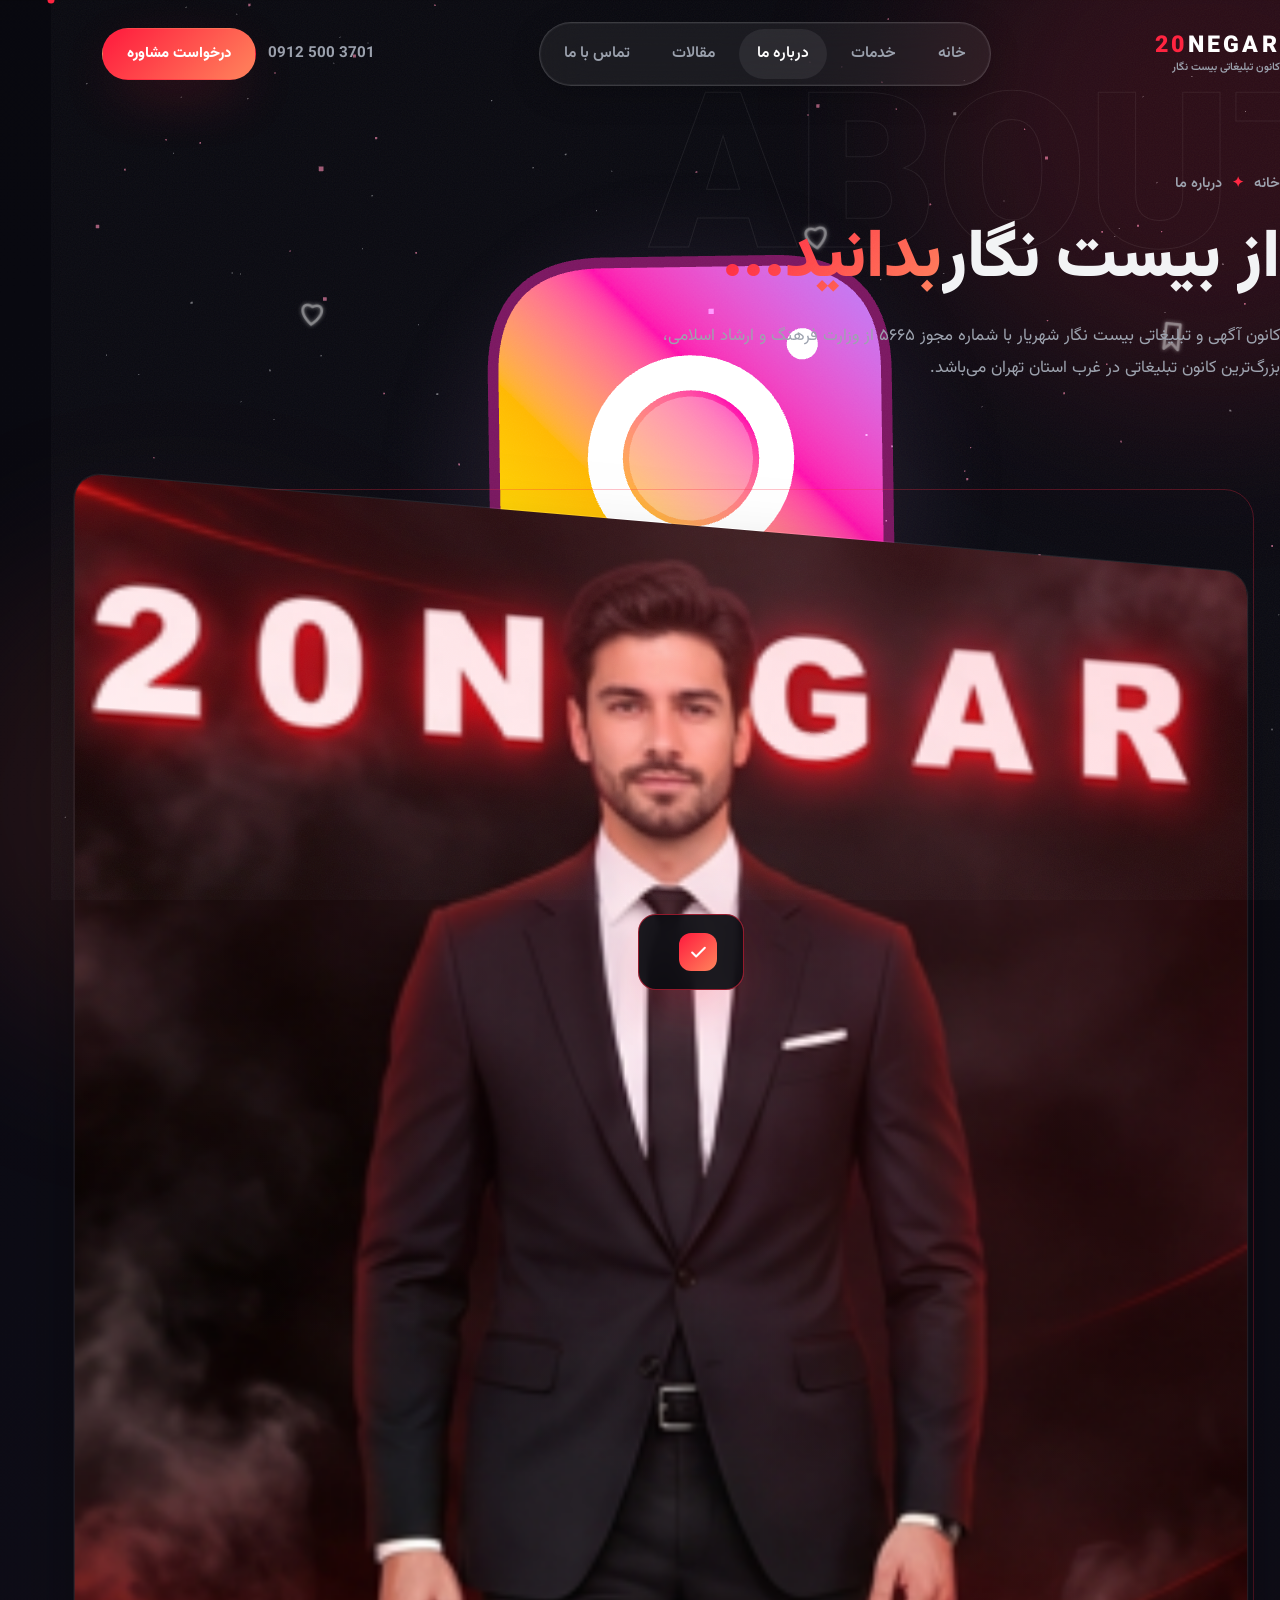
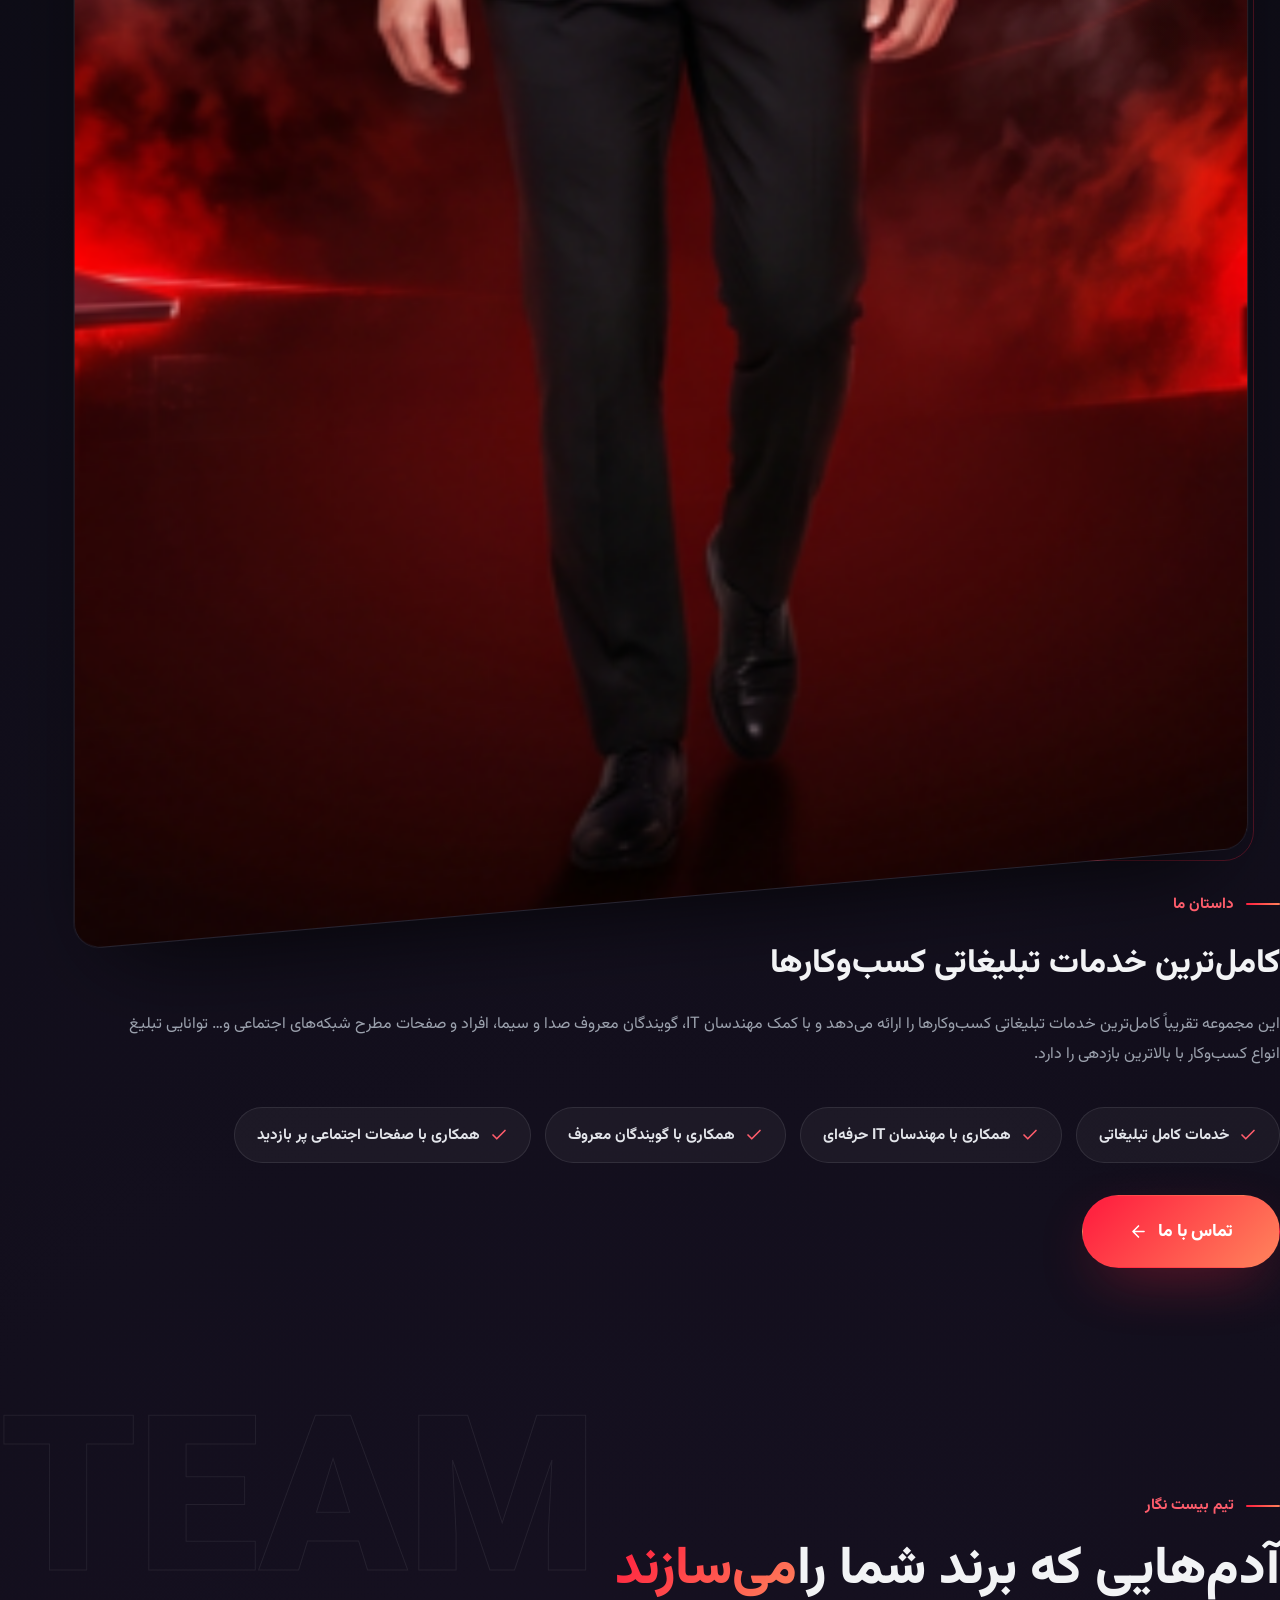
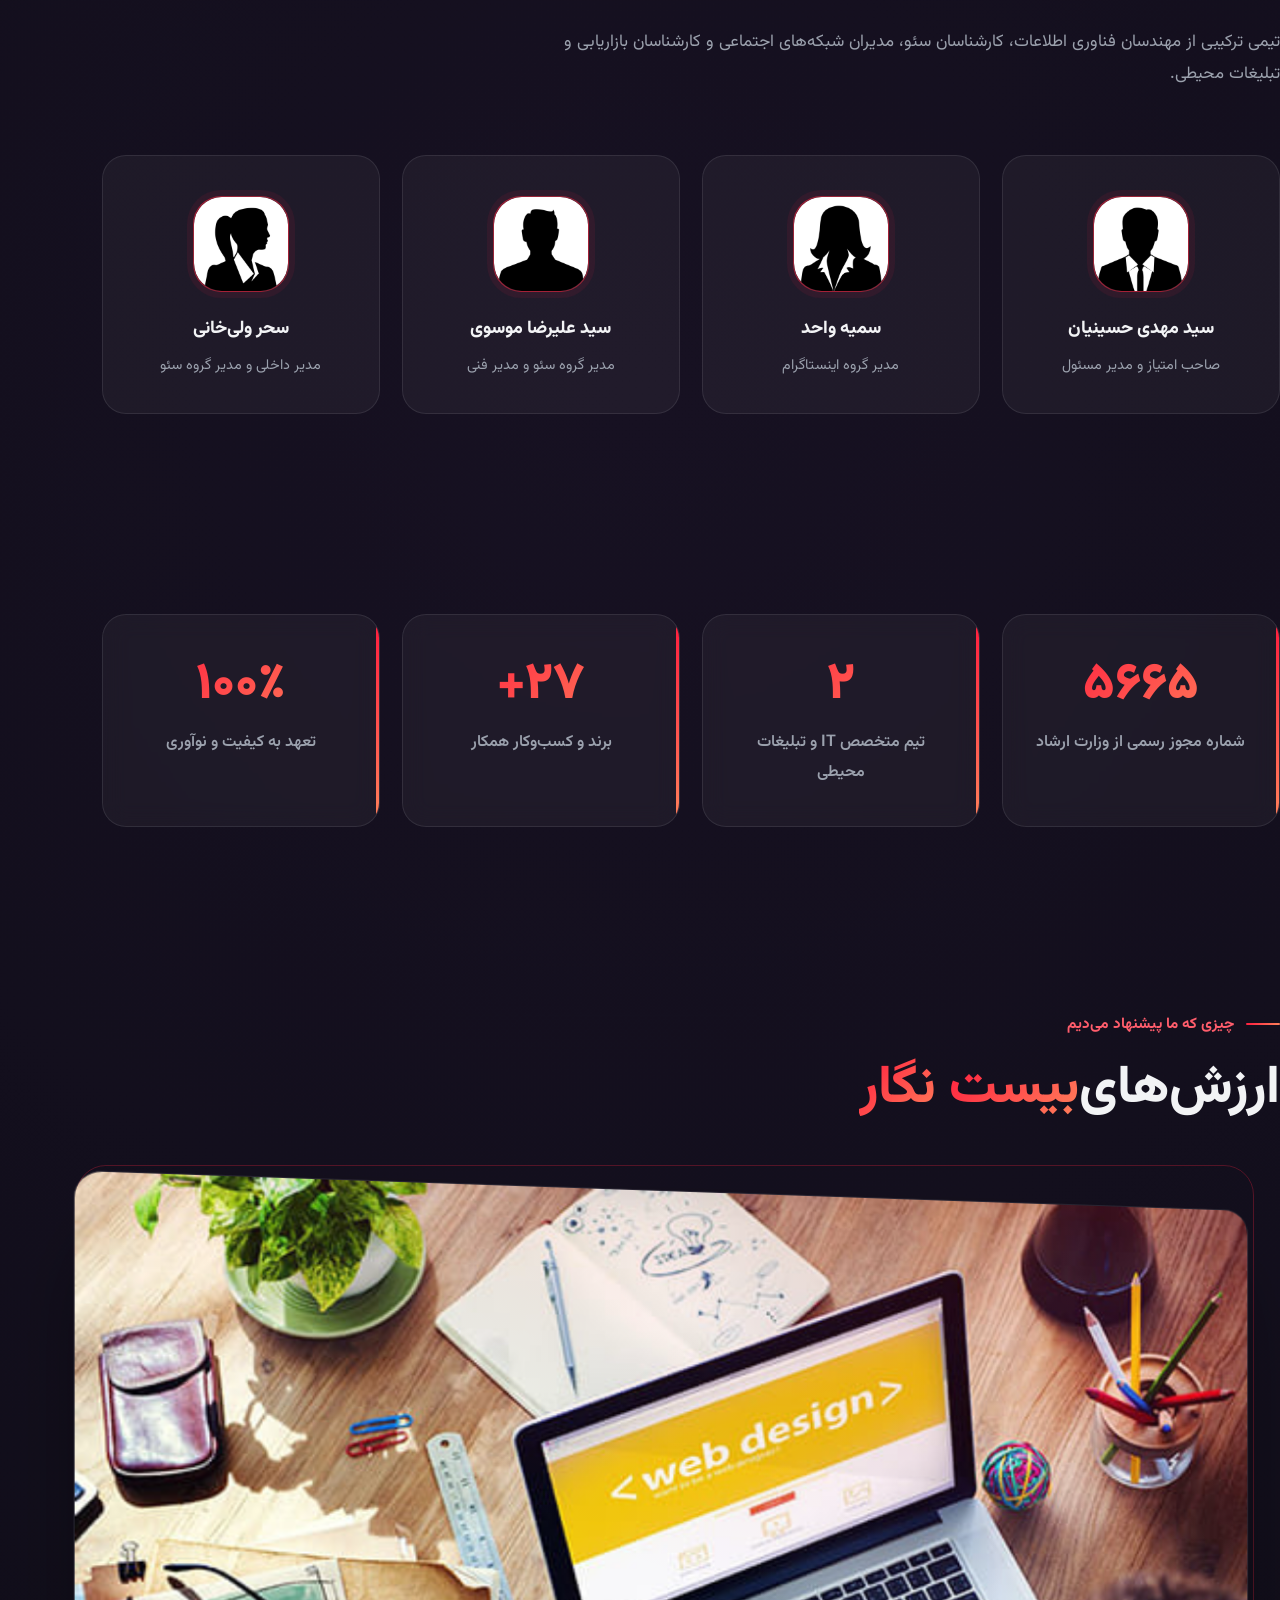
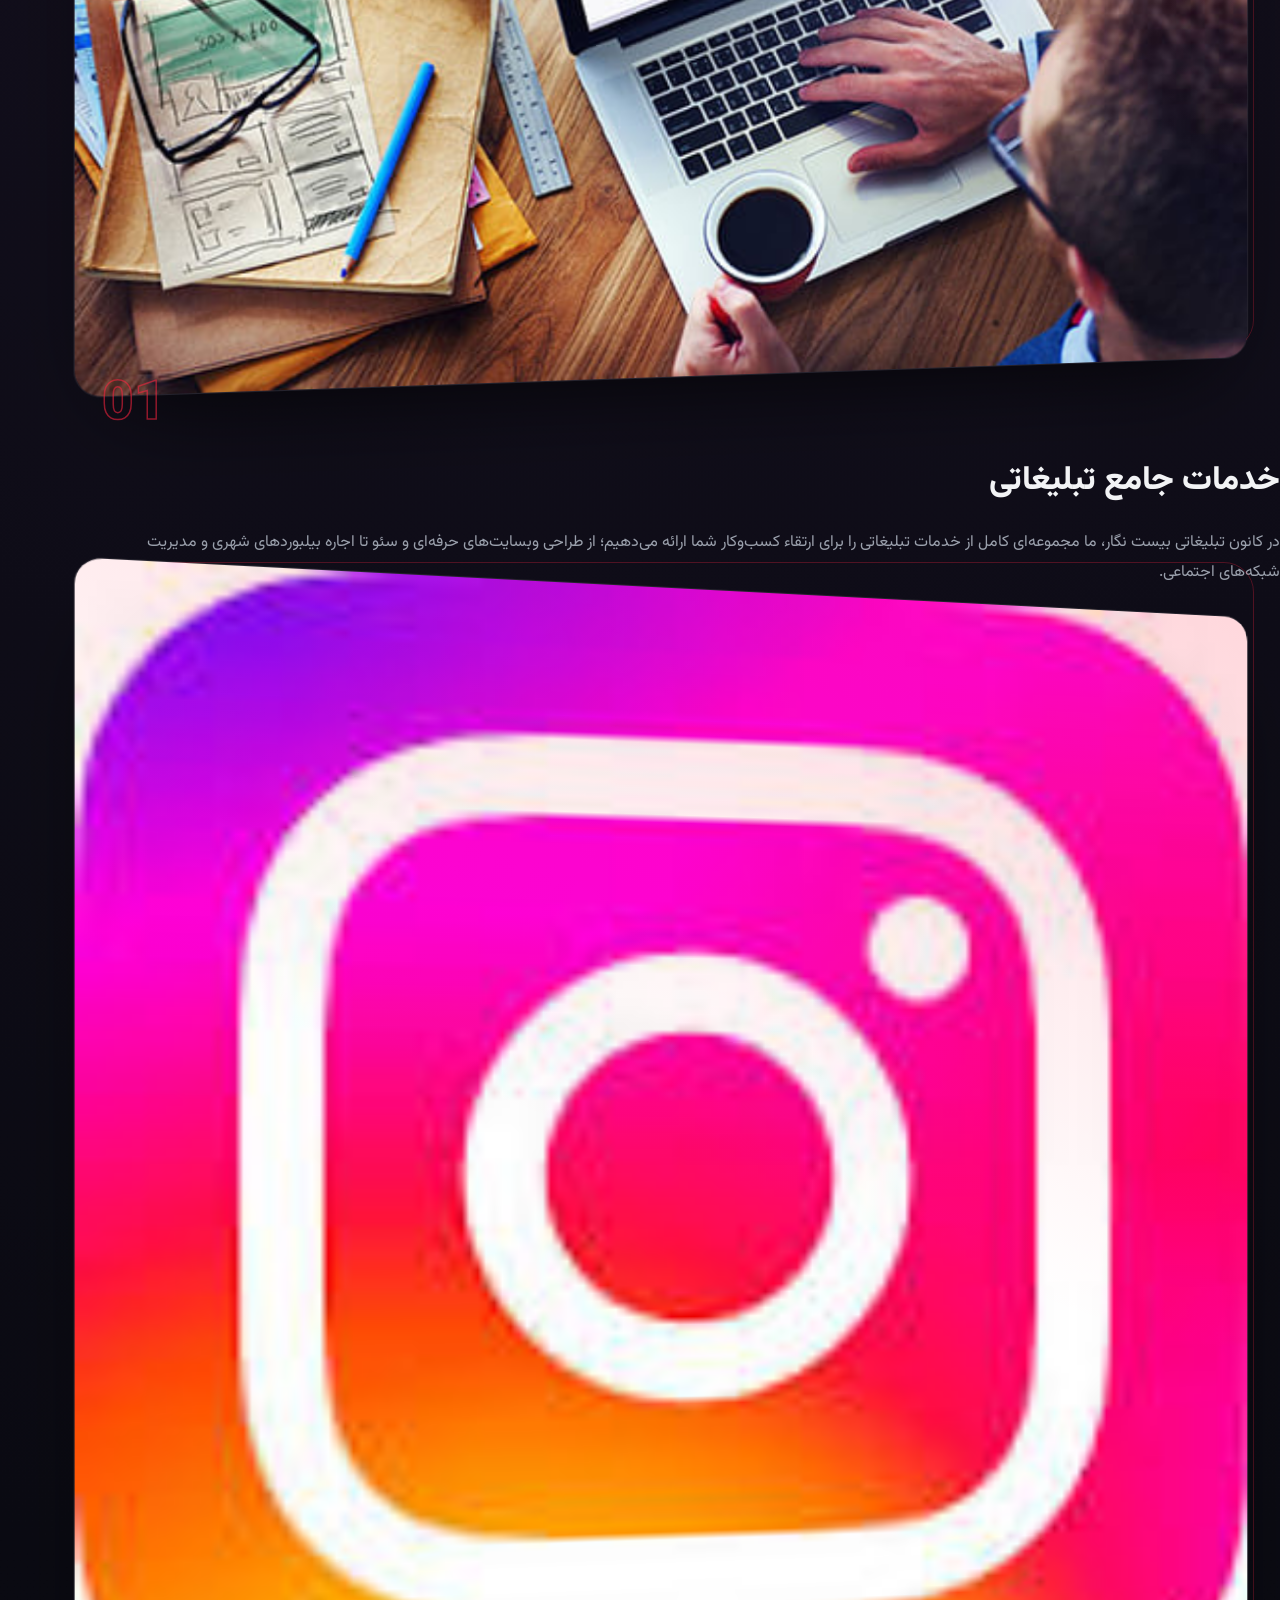
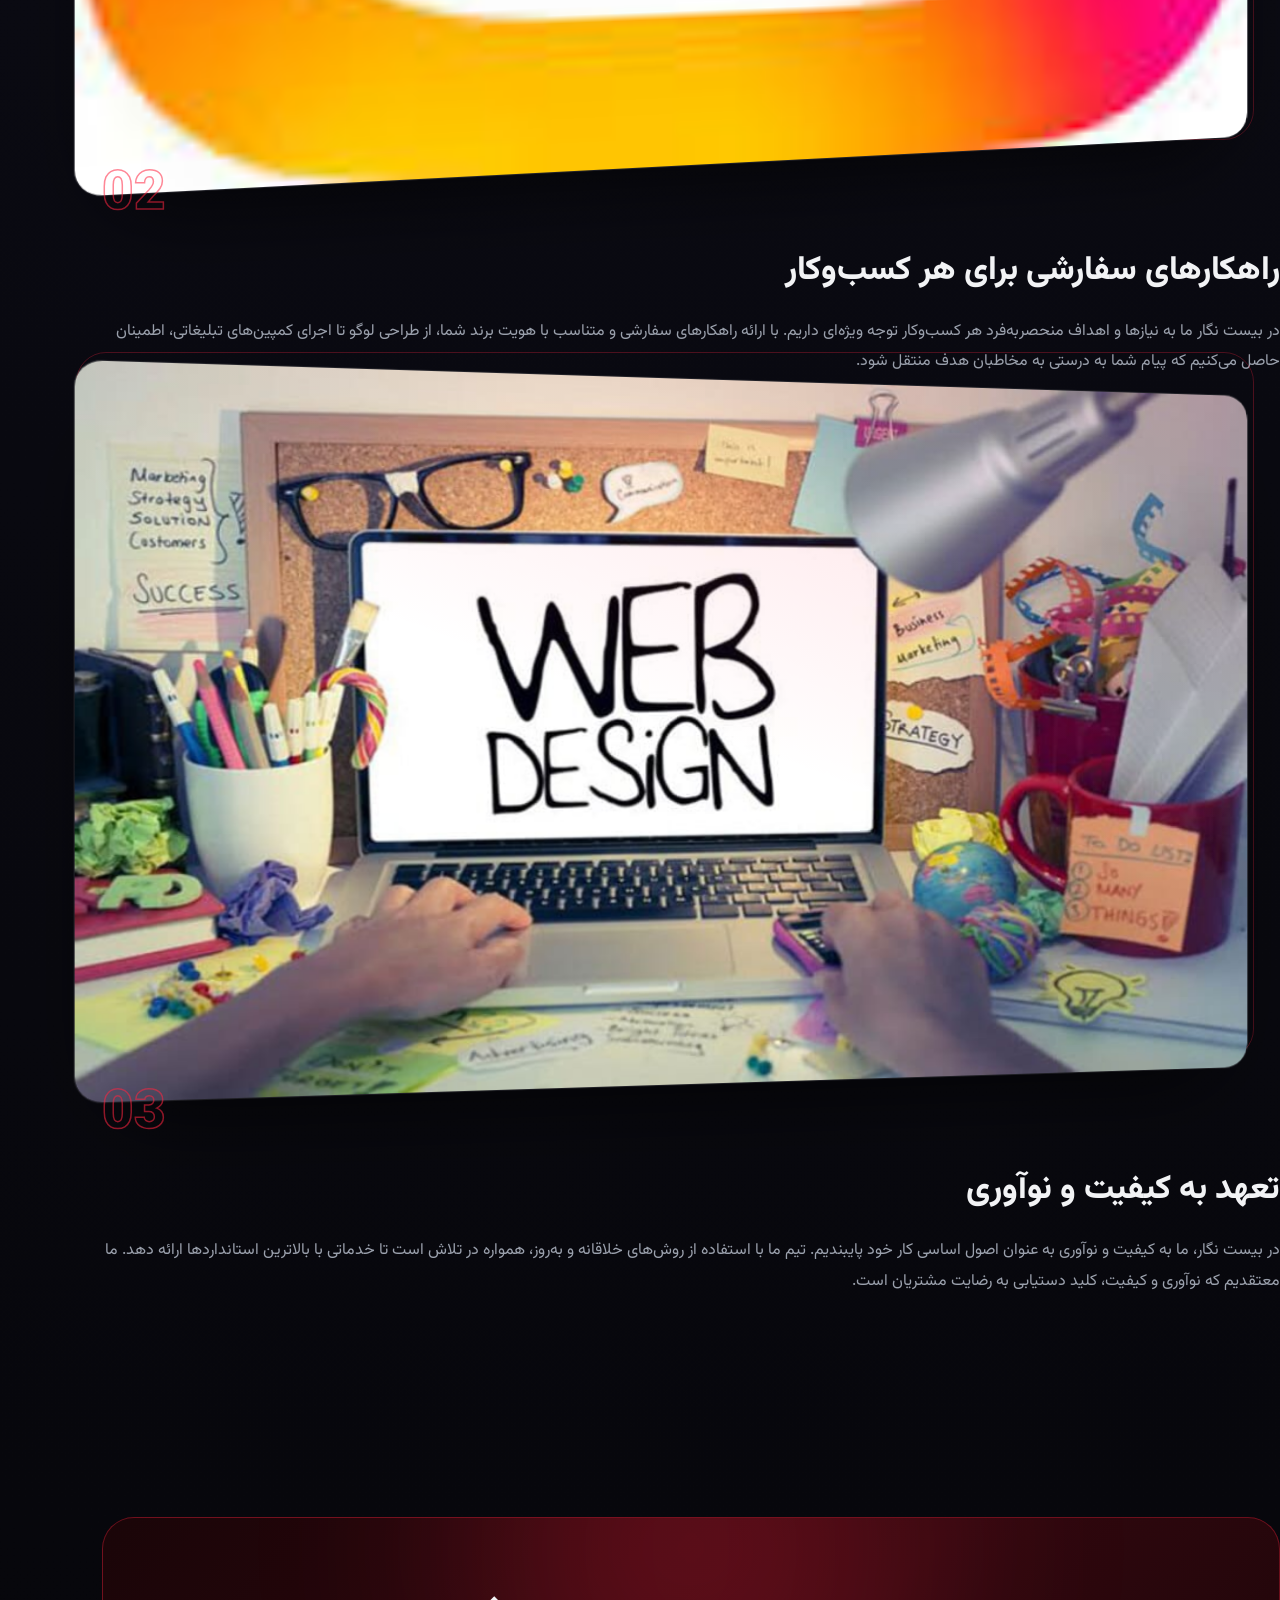
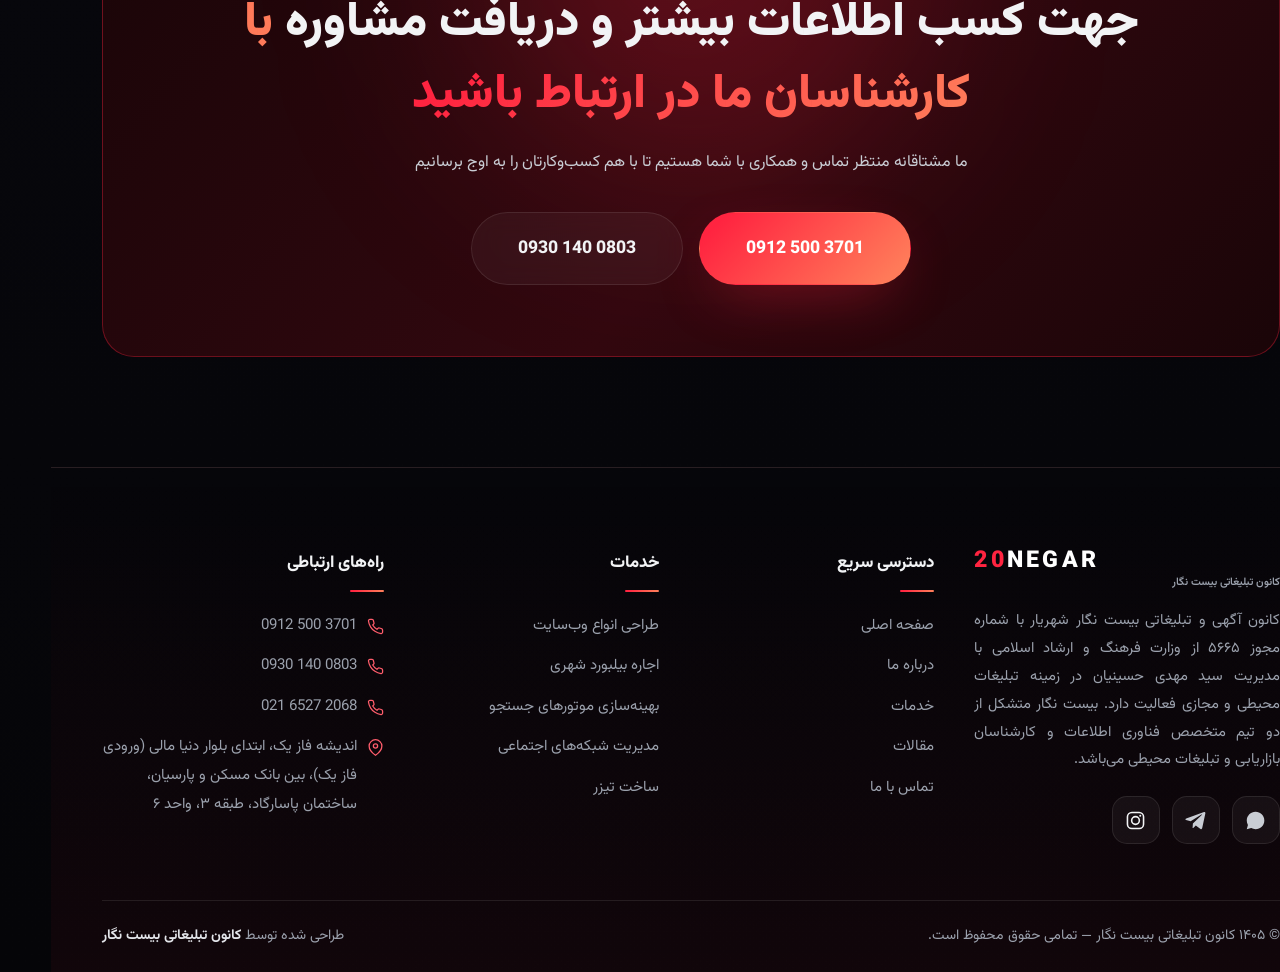
<file: 20NegarSite/wwwroot/about.html>
<!DOCTYPE html>
<html lang="fa" dir="rtl" class="js">
<head>
  <meta charset="UTF-8">
  <meta name="viewport" content="width=device-width, initial-scale=1.0">
  <title>درباره ما | کانون تبلیغاتی بیست نگار شهریار</title>
  <meta name="description" content="آشنایی با کانون آگهی و تبلیغاتی بیست نگار شهریار؛ بزرگ‌ترین کانون تبلیغاتی غرب استان تهران با مجوز ۵۶۶۵ از وزارت فرهنگ و ارشاد اسلامی">
  <meta name="theme-color" content="#060609">
  <link rel="icon" type="image/svg+xml" href="img/favicon.svg">
  <link rel="stylesheet" href="css/style.css?v=20261119f">
</head>
<body>
  <script>document.documentElement.classList.add('js')</script>

  <div class="noise"></div>
  <div class="glow glow-1"></div>
  <div class="glow glow-2"></div>
  <canvas id="bg3d"></canvas>
  <div class="cursor-dot"></div>
  <div class="cursor-ring"></div>

  <header class="nav">
    <div class="container nav-inner">
      <a href="index.html" class="logo" aria-label="بیست نگار">
        <span class="logo-main"><span class="n20">20</span><span class="rest">NEGAR</span></span>
        <span class="logo-sub">کانون تبلیغاتی بیست نگار</span>
      </a>
      <nav class="nav-links" aria-label="منوی اصلی">
        <a href="index.html">خانه</a>
        <a href="services.html">خدمات</a>
        <a href="about.html" class="active">درباره ما</a>
        <a href="blog.html">مقالات</a>
        <a href="contact.html">تماس با ما</a>
      </nav>
      <div class="nav-cta">
        <a href="tel:09125003701" class="nav-phone" dir="ltr">0912 500 3701</a>
        <a href="tel:09125003701" class="btn btn-primary">درخواست مشاوره</a>
        <button class="burger" aria-label="باز و بسته کردن منو"><span></span><span></span><span></span></button>
      </div>
    </div>
  </header>

  <div class="mmenu">
    <a class="mlink" href="index.html"><i>۰۱</i> خانه</a>
    <a class="mlink" href="services.html"><i>۰۲</i> خدمات</a>
    <a class="mlink" href="about.html"><i>۰۳</i> درباره ما</a>
    <a class="mlink" href="blog.html"><i>۰۴</i> مقالات</a>
    <a class="mlink" href="contact.html"><i>۰۵</i> تماس با ما</a>
    <div class="mmenu-meta">
      <span dir="ltr">0912 500 3701</span>
      <span>اندیشه فاز یک، ساختمان پاسارگاد، طبقه ۳، واحد ۶</span>
    </div>
  </div>

  <main class="page">

    <section class="page-hero">
      <div class="ghost-word" style="top:20%;inset-inline-end:-3%" data-speed="-0.06" dir="ltr">ABOUT</div>
      <div class="container">
        <div class="crumbs" data-reveal><a href="index.html">خانه</a><span class="sep">✦</span><span>درباره ما</span></div>
        <h1 data-split>از بیست نگار <span class="grad" style="background:var(--grad);-webkit-background-clip:text;background-clip:text;color:transparent">بدانید...</span></h1>
        <p data-reveal data-delay="0.15">کانون آگهی و تبلیغاتی بیست نگار شهریار با شماره مجوز ۵۶۶۵ از وزارت فرهنگ و ارشاد اسلامی، بزرگ‌ترین کانون تبلیغاتی در غرب استان تهران می‌باشد.</p>
      </div>
    </section>

    <section class="about-story" style="padding-top:40px">
      <div class="container">
        <div class="why-row" style="padding-top:0">
          <div class="why-media" data-reveal>
            <div class="why-frame"></div>
            <div class="why-img" data-speed="0.04"><img src="img/hero-model.png" alt="کانون تبلیغاتی بیست نگار" loading="lazy"></div>
          </div>
          <div class="why-txt" data-reveal data-delay="0.1">
            <span class="kicker">داستان ما</span>
            <h3>کامل‌ترین خدمات تبلیغاتی کسب‌وکارها</h3>
            <p>این مجموعه تقریباً کامل‌ترین خدمات تبلیغاتی کسب‌وکارها را ارائه می‌دهد و با کمک مهندسان IT، گویندگان معروف صدا و سیما، افراد و صفحات مطرح شبکه‌های اجتماعی و… توانایی تبلیغ انواع کسب‌وکار با بالاترین بازدهی را دارد.</p>
            <div class="badges">
              <span class="badge-chip"><svg viewBox="0 0 24 24"><path d="M20 6L9 17l-5-5"/></svg> خدمات کامل تبلیغاتی</span>
              <span class="badge-chip"><svg viewBox="0 0 24 24"><path d="M20 6L9 17l-5-5"/></svg> همکاری با مهندسان IT حرفه‌ای</span>
              <span class="badge-chip"><svg viewBox="0 0 24 24"><path d="M20 6L9 17l-5-5"/></svg> همکاری با گویندگان معروف</span>
              <span class="badge-chip"><svg viewBox="0 0 24 24"><path d="M20 6L9 17l-5-5"/></svg> همکاری با صفحات اجتماعی پر بازدید</span>
            </div>
            <div style="margin-top:32px">
              <a href="contact.html" class="btn btn-primary btn-lg">
                تماس با ما
                <svg viewBox="0 0 24 24" fill="none" stroke="currentColor" stroke-width="2" stroke-linecap="round" stroke-linejoin="round"><path d="M19 12H5M12 19l-7-7 7-7"/></svg>
              </a>
            </div>
          </div>
        </div>
      </div>
    </section>

    <section class="team">
      <div class="ghost-word" style="top:4%;inset-inline-start:-4%" data-speed="0.07" dir="ltr">TEAM</div>
      <div class="container">
        <div class="sec-head" data-reveal>
          <span class="kicker">تیم بیست نگار</span>
          <h2 data-split>آدم‌هایی که برند شما را <span class="grad">می‌سازند</span></h2>
          <p>تیمی ترکیبی از مهندسان فناوری اطلاعات، کارشناسان سئو، مدیران شبکه‌های اجتماعی و کارشناسان بازاریابی و تبلیغات محیطی.</p>
        </div>
        <div class="team-grid">
          <div class="team-card tilt" data-reveal>
            <div class="tilt-glare"></div>
            <div class="avatar"><img src="img/team-1.jpg" alt="سید مهدی حسینیان" loading="lazy"></div>
            <h3>سید مهدی حسینیان</h3>
            <p>صاحب امتیاز و مدیر مسئول</p>
          </div>
          <div class="team-card tilt" data-reveal data-delay="0.1">
            <div class="tilt-glare"></div>
            <div class="avatar"><img src="img/team-2.jpg" alt="سمیه واحد" loading="lazy"></div>
            <h3>سمیه واحد</h3>
            <p>مدیر گروه اینستاگرام</p>
          </div>
          <div class="team-card tilt" data-reveal data-delay="0.2">
            <div class="tilt-glare"></div>
            <div class="avatar"><img src="img/team-3.jpg" alt="سید علیرضا موسوی" loading="lazy"></div>
            <h3>سید علیرضا موسوی</h3>
            <p>مدیر گروه سئو و مدیر فنی</p>
          </div>
          <div class="team-card tilt" data-reveal data-delay="0.3">
            <div class="tilt-glare"></div>
            <div class="avatar"><img src="img/team-4.jpg" alt="سحر ولی‌خانی" loading="lazy"></div>
            <h3>سحر ولی‌خانی</h3>
            <p>مدیر داخلی و مدیر گروه سئو</p>
          </div>
        </div>
      </div>
    </section>

    <section class="stats">
      <div class="container">
        <div class="stats-grid">
          <div class="stat" data-reveal>
            <div class="stat-num"><span data-count="5665"></span></div>
            <div class="stat-label">شماره مجوز رسمی از وزارت ارشاد</div>
          </div>
          <div class="stat" data-reveal data-delay="0.1">
            <div class="stat-num"><span data-count="2"></span></div>
            <div class="stat-label">تیم متخصص IT و تبلیغات محیطی</div>
          </div>
          <div class="stat" data-reveal data-delay="0.2">
            <div class="stat-num"><span data-count="27" data-suffix="+"></span></div>
            <div class="stat-label">برند و کسب‌وکار همکار</div>
          </div>
          <div class="stat" data-reveal data-delay="0.3">
            <div class="stat-num"><span data-count="100" data-suffix="٪"></span></div>
            <div class="stat-label">تعهد به کیفیت و نوآوری</div>
          </div>
        </div>
      </div>
    </section>

    <section class="why">
      <div class="container">
        <div class="sec-head" data-reveal>
          <span class="kicker">چیزی که ما پیشنهاد می‌دیم</span>
          <h2 data-split>ارزش‌های <span class="grad">بیست نگار</span></h2>
        </div>

        <div class="why-row">
          <div class="why-media" data-reveal>
            <div class="why-frame"></div>
            <div class="why-img" data-speed="0.04"><img src="img/webdesign.jpg" alt="خدمات جامع تبلیغاتی" loading="lazy"></div>
          </div>
          <div class="why-txt" data-reveal data-delay="0.1">
            <div class="idx" dir="ltr">01</div>
            <h3>خدمات جامع تبلیغاتی</h3>
            <p>در کانون تبلیغاتی بیست نگار، ما مجموعه‌ای کامل از خدمات تبلیغاتی را برای ارتقاء کسب‌وکار شما ارائه می‌دهیم؛ از طراحی وبسایت‌های حرفه‌ای و سئو تا اجاره بیلبوردهای شهری و مدیریت شبکه‌های اجتماعی.</p>
          </div>
        </div>

        <div class="why-row">
          <div class="why-media" data-reveal>
            <div class="why-frame"></div>
            <div class="why-img" data-speed="0.04"><img src="img/instagram-app.jpg" alt="راهکارهای سفارشی" loading="lazy"></div>
          </div>
          <div class="why-txt" data-reveal data-delay="0.1">
            <div class="idx" dir="ltr">02</div>
            <h3>راهکارهای سفارشی برای هر کسب‌وکار</h3>
            <p>در بیست نگار ما به نیازها و اهداف منحصربه‌فرد هر کسب‌وکار توجه ویژه‌ای داریم. با ارائه راهکارهای سفارشی و متناسب با هویت برند شما، از طراحی لوگو تا اجرای کمپین‌های تبلیغاتی، اطمینان حاصل می‌کنیم که پیام شما به درستی به مخاطبان هدف منتقل شود.</p>
          </div>
        </div>

        <div class="why-row">
          <div class="why-media" data-reveal>
            <div class="why-frame"></div>
            <div class="why-img" data-speed="0.04"><img src="img/office.jpg" alt="تعهد به کیفیت و نوآوری" loading="lazy"></div>
          </div>
          <div class="why-txt" data-reveal data-delay="0.1">
            <div class="idx" dir="ltr">03</div>
            <h3>تعهد به کیفیت و نوآوری</h3>
            <p>در بیست نگار، ما به کیفیت و نوآوری به عنوان اصول اساسی کار خود پایبندیم. تیم ما با استفاده از روش‌های خلاقانه و به‌روز، همواره در تلاش است تا خدماتی با بالاترین استانداردها ارائه دهد. ما معتقدیم که نوآوری و کیفیت، کلید دستیابی به رضایت مشتریان است.</p>
          </div>
        </div>
      </div>
    </section>

    <section class="cta-band-wrap">
      <div class="container">
        <div class="cta-band" data-reveal>
          <h2>جهت کسب اطلاعات بیشتر و دریافت مشاوره <span class="grad">با کارشناسان ما در ارتباط باشید</span></h2>
          <p>ما مشتاقانه منتظر تماس و همکاری با شما هستیم تا با هم کسب‌وکارتان را به اوج برسانیم</p>
          <div class="cta-actions">
            <a href="tel:09125003701" class="btn btn-primary btn-lg" dir="ltr">0912 500 3701</a>
            <a href="tel:09301400803" class="btn btn-ghost btn-lg" dir="ltr">0930 140 0803</a>
          </div>
        </div>
      </div>
    </section>

  </main>

  <footer class="footer">
    <div class="container">
      <div class="footer-grid">
        <div class="footer-about">
          <a href="index.html" class="logo">
            <span class="logo-main"><span class="n20">20</span><span class="rest">NEGAR</span></span>
            <span class="logo-sub">کانون تبلیغاتی بیست نگار</span>
          </a>
          <p>کانون آگهی و تبلیغاتی بیست نگار شهریار با شماره مجوز ۵۶۶۵ از وزارت فرهنگ و ارشاد اسلامی با مدیریت سید مهدی حسینیان در زمینه تبلیغات محیطی و مجازی فعالیت دارد. بیست نگار متشکل از دو تیم متخصص فناوری اطلاعات و کارشناسان بازاریابی و تبلیغات محیطی می‌باشد.</p>
          <div class="socials">
            <a class="soc" href="https://wa.me/+989125003701" target="_blank" rel="noopener" aria-label="واتساپ"><svg viewBox="0 0 24 24"><path d="M12.05 2C6.5 2 2 6.5 2 12.05c0 1.77.46 3.5 1.34 5.02L2 22l5.09-1.31c1.46.8 3.11 1.22 4.96 1.22 5.55 0 10.05-4.5 10.05-10.05S17.6 2 12.05 2zm5.42 12.38c-.3.85-1.75 1.6-2.4 1.65-.62.06-1.4.08-2.26-.14-1.13-.35-2.16-.98-3.06-1.76-.88-.79-1.5-1.76-1.65-2.06-.15-.3-.13-.46.13-.61.13-.13.3-.3.45-.45.15-.15.2-.25.3-.45.1-.2.05-.37-.03-.52-.07-.15-.67-1.61-.92-2.2-.24-.58-.5-.48-.65-.49h-.48c-.17 0-.44.07-.67.37-.23.3-.87 1.2-.87 2.93s1.26 3.4 1.43 3.64c.18.25 2.44 3.72 5.9 5.21.82.36 1.47.57 1.97.73.83.26 1.58.22 2.17.14.66-.1 2.06-.85 2.35-1.66.29-.81.29-1.51.2-1.66-.07-.15-.29-.24-.59-.39z"/></svg></a>
            <a class="soc" href="https://t.me/+989125003701" target="_blank" rel="noopener" aria-label="تلگرام"><svg viewBox="0 0 24 24"><path d="M9.04 15.31l-.38 5.36c.55 0 .79-.24 1.08-.52l2.6-2.48 5.38 3.94c.99.55 1.69.26 1.96-.91l3.55-16.65c.32-1.45-.52-2.02-1.47-1.66L1.4 9.62c-1.43.55-1.41 1.35-.24 1.7l5.3 1.66 12.3-7.75c.58-.38 1.11-.17.68.21l-10.4 9.87z"/></svg></a>
            <a class="soc" href="https://www.instagram.com/20negar_com/" target="_blank" rel="noopener" aria-label="اینستاگرام"><svg viewBox="0 0 24 24" style="fill:none;stroke:currentColor;stroke-width:1.8"><rect x="2.8" y="2.8" width="18.4" height="18.4" rx="5"/><circle cx="12" cy="12" r="4.4"/><circle cx="17.4" cy="6.6" r="1.15" style="fill:currentColor;stroke:none"/></svg></a>
          </div>
        </div>
        <div>
          <h4>دسترسی سریع</h4>
          <ul>
            <li><a href="index.html">صفحه اصلی</a></li>
            <li><a href="about.html">درباره ما</a></li>
            <li><a href="services.html">خدمات</a></li>
            <li><a href="blog.html">مقالات</a></li>
            <li><a href="contact.html">تماس با ما</a></li>
          </ul>
        </div>
        <div>
          <h4>خدمات</h4>
          <ul>
            <li><a href="services.html#web">طراحی انواع وب‌سایت</a></li>
            <li><a href="services.html#billboard">اجاره بیلبورد شهری</a></li>
            <li><a href="services.html#seo">بهینه‌سازی موتورهای جستجو</a></li>
            <li><a href="services.html#social">مدیریت شبکه‌های اجتماعی</a></li>
            <li><a href="services.html#teaser">ساخت تیزر</a></li>
          </ul>
        </div>
        <div>
          <h4>راه‌های ارتباطی</h4>
          <ul class="f-contact">
            <li><svg viewBox="0 0 24 24"><path d="M22 16.9v3a2 2 0 01-2.2 2 19.8 19.8 0 01-8.6-3.1 19.5 19.5 0 01-6-6A19.8 19.8 0 012.1 4.2 2 2 0 014.1 2h3a2 2 0 012 1.7c.13.96.36 1.9.7 2.8a2 2 0 01-.45 2.1L8.1 9.9a16 16 0 006 6l1.3-1.3a2 2 0 012.1-.45c.9.34 1.84.57 2.8.7A2 2 0 0122 16.9z"/></svg><a href="tel:09125003701" class="f-phone" dir="ltr">0912 500 3701</a></li>
            <li><svg viewBox="0 0 24 24"><path d="M22 16.9v3a2 2 0 01-2.2 2 19.8 19.8 0 01-8.6-3.1 19.5 19.5 0 01-6-6A19.8 19.8 0 012.1 4.2 2 2 0 014.1 2h3a2 2 0 012 1.7c.13.96.36 1.9.7 2.8a2 2 0 01-.45 2.1L8.1 9.9a16 16 0 006 6l1.3-1.3a2 2 0 012.1-.45c.9.34 1.84.57 2.8.7A2 2 0 0122 16.9z"/></svg><a href="tel:09301400803" class="f-phone" dir="ltr">0930 140 0803</a></li>
            <li><svg viewBox="0 0 24 24"><path d="M22 16.9v3a2 2 0 01-2.2 2 19.8 19.8 0 01-8.6-3.1 19.5 19.5 0 01-6-6A19.8 19.8 0 012.1 4.2 2 2 0 014.1 2h3a2 2 0 012 1.7c.13.96.36 1.9.7 2.8a2 2 0 01-.45 2.1L8.1 9.9a16 16 0 006 6l1.3-1.3a2 2 0 012.1-.45c.9.34 1.84.57 2.8.7A2 2 0 0122 16.9z"/></svg><a href="tel:02165272068" class="f-phone" dir="ltr">021 6527 2068</a></li>
            <li><svg viewBox="0 0 24 24"><path d="M21 10c0 7-9 13-9 13S3 17 3 10a9 9 0 0118 0z"/><circle cx="12" cy="10" r="3"/></svg><span>اندیشه فاز یک، ابتدای بلوار دنیا مالی (ورودی فاز یک)، بین بانک مسکن و پارسیان، ساختمان پاسارگاد، طبقه ۳، واحد ۶</span></li>
          </ul>
        </div>
      </div>
      <div class="footer-bottom">
        <span>© <span data-year>۱۴۰۵</span> کانون تبلیغاتی بیست نگار — تمامی حقوق محفوظ است.</span>
        <span>طراحی شده توسط <b>کانون تبلیغاتی بیست نگار</b></span>
      </div>
    </div>
  </footer>

  <div class="toast">
    <div class="t-icon"><svg viewBox="0 0 24 24"><path d="M20 6L9 17l-5-5"/></svg></div>
    <p class="t-msg"></p>
  </div>

  <script src="vendor/gsap.min.js?v=20261119f"></script>
  <script src="vendor/ScrollTrigger.min.js?v=20261119f"></script>
  <script src="vendor/three.min.js?v=20261119f"></script>
  <script src="vendor/lenis.min.js?v=20261119f"></script>
  <script src="js/three-scene.js?v=20261119f"></script>
  <script src="js/main.js?v=20261119f"></script>
</body>
</html>
</file>
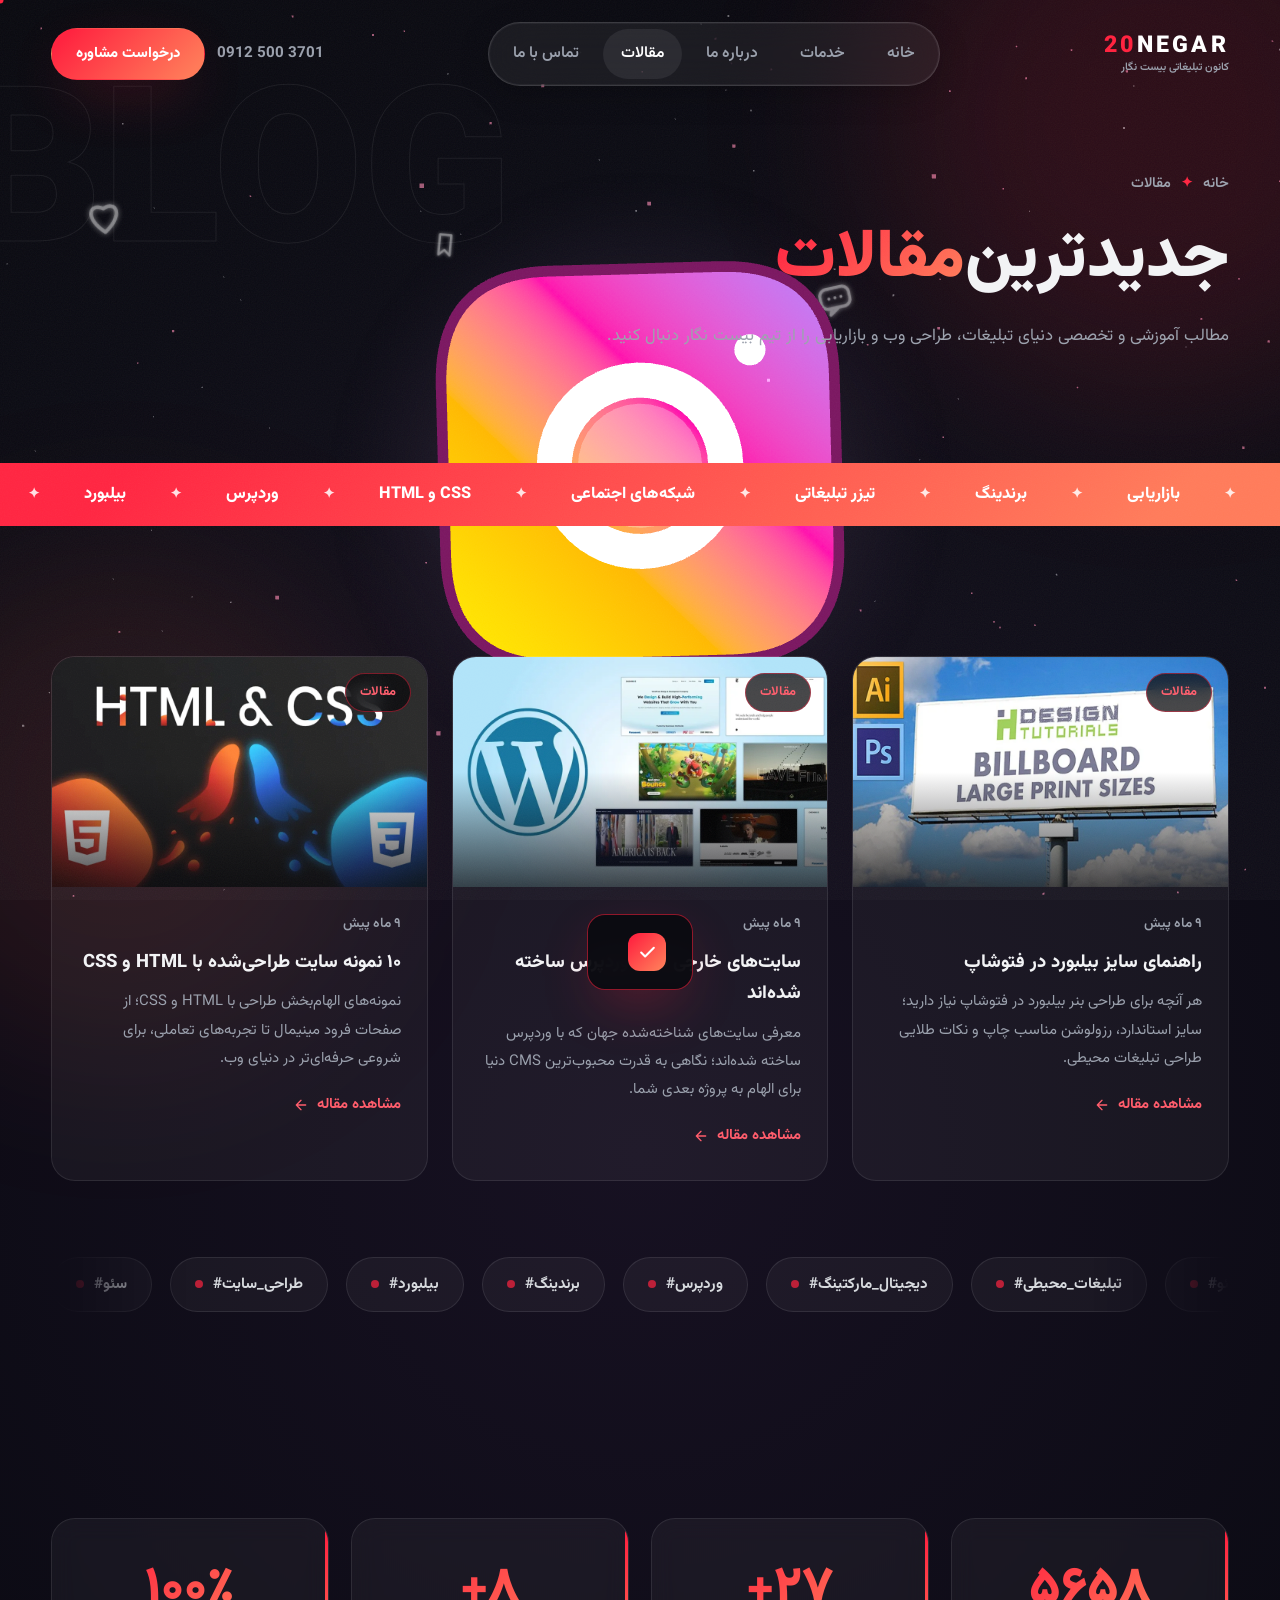
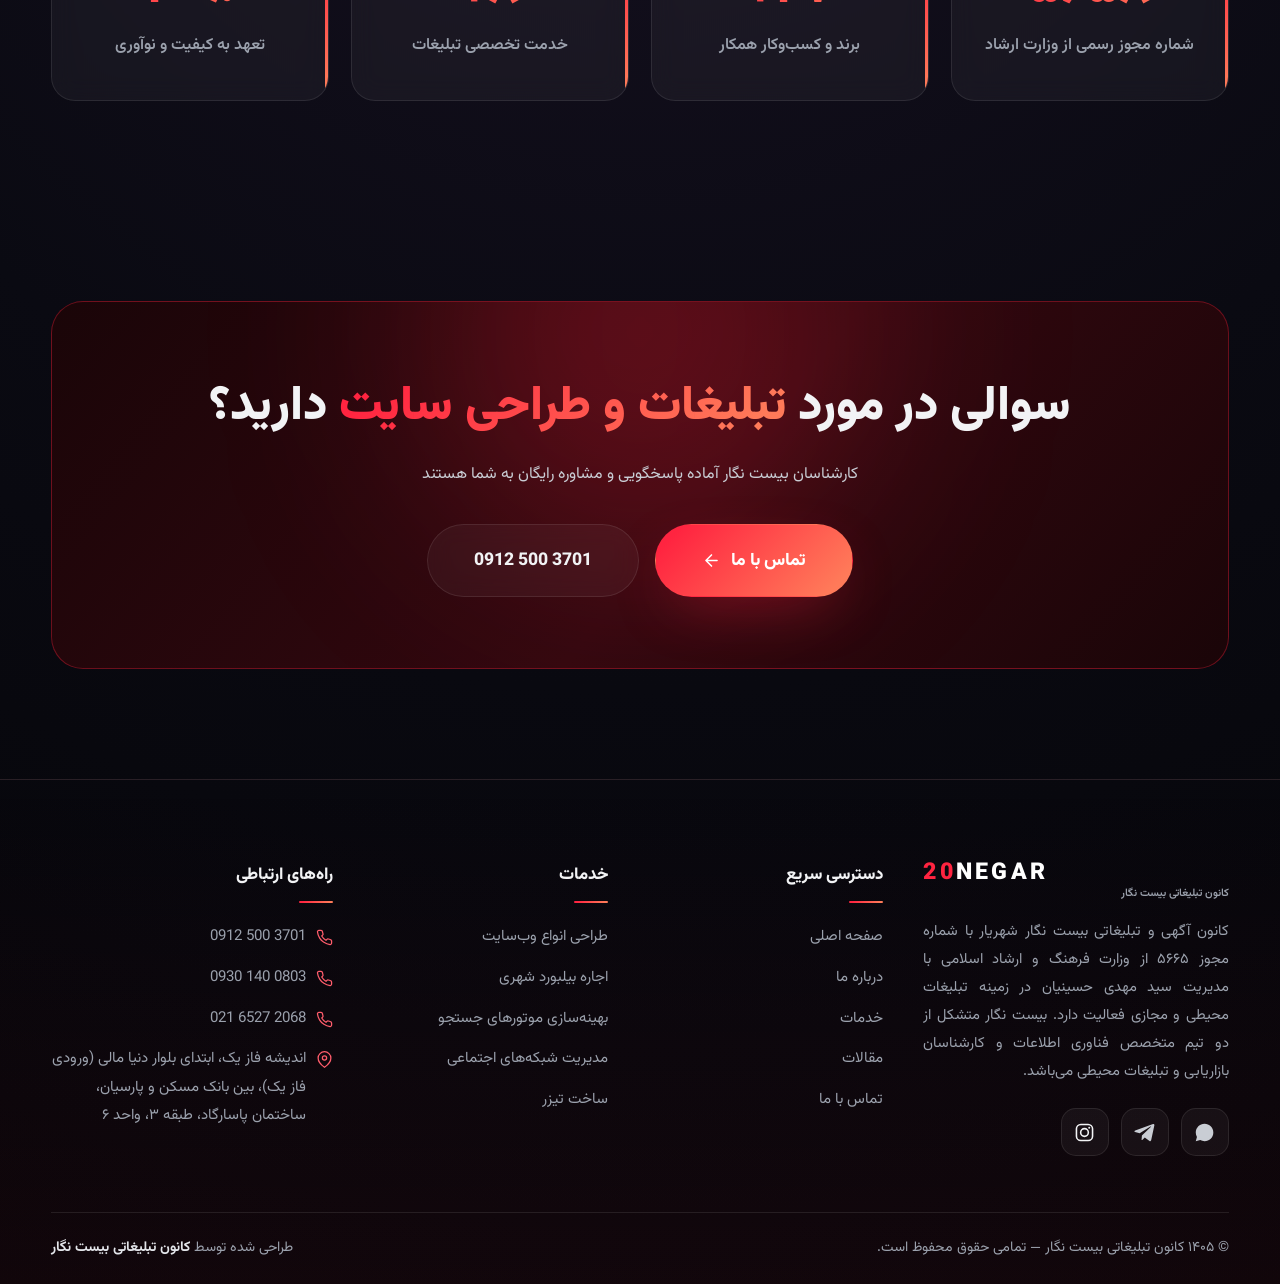
<file: 20NegarSite/wwwroot/blog.html>
<!DOCTYPE html>
<html lang="fa" dir="rtl" class="js">
<head>
  <meta charset="UTF-8">
  <meta name="viewport" content="width=device-width, initial-scale=1.0">
  <title>مقالات | کانون تبلیغاتی بیست نگار شهریار</title>
  <meta name="description" content="مقالات آموزشی کانون تبلیغاتی بیست نگار؛ راهنمای سایز بیلبورد در فتوشاپ، سایت‌های خارجی وردپرسی، نمونه سایت‌های HTML و CSS و مطالب بازاریابی">
  <meta name="theme-color" content="#060609">
  <link rel="icon" type="image/svg+xml" href="img/favicon.svg">
  <link rel="stylesheet" href="css/style.css?v=20261119f">
</head>
<body>
  <script>document.documentElement.classList.add('js')</script>

  <div class="noise"></div>
  <div class="glow glow-1"></div>
  <div class="glow glow-2"></div>
  <canvas id="bg3d"></canvas>
  <div class="cursor-dot"></div>
  <div class="cursor-ring"></div>

  <header class="nav">
    <div class="container nav-inner">
      <a href="index.html" class="logo" aria-label="بیست نگار">
        <span class="logo-main"><span class="n20">20</span><span class="rest">NEGAR</span></span>
        <span class="logo-sub">کانون تبلیغاتی بیست نگار</span>
      </a>
      <nav class="nav-links" aria-label="منوی اصلی">
        <a href="index.html">خانه</a>
        <a href="services.html">خدمات</a>
        <a href="about.html">درباره ما</a>
        <a href="blog.html" class="active">مقالات</a>
        <a href="contact.html">تماس با ما</a>
      </nav>
      <div class="nav-cta">
        <a href="tel:09125003701" class="nav-phone" dir="ltr">0912 500 3701</a>
        <a href="tel:09125003701" class="btn btn-primary">درخواست مشاوره</a>
        <button class="burger" aria-label="باز و بسته کردن منو"><span></span><span></span><span></span></button>
      </div>
    </div>
  </header>

  <div class="mmenu">
    <a class="mlink" href="index.html"><i>۰۱</i> خانه</a>
    <a class="mlink" href="services.html"><i>۰۲</i> خدمات</a>
    <a class="mlink" href="about.html"><i>۰۳</i> درباره ما</a>
    <a class="mlink" href="blog.html"><i>۰۴</i> مقالات</a>
    <a class="mlink" href="contact.html"><i>۰۵</i> تماس با ما</a>
    <div class="mmenu-meta">
      <span dir="ltr">0912 500 3701</span>
      <span>اندیشه فاز یک، ساختمان پاسارگاد، طبقه ۳، واحد ۶</span>
    </div>
  </div>

  <main class="page">

    <section class="page-hero">
      <div class="ghost-word" style="top:20%;inset-inline-start:-3%" data-speed="-0.06" dir="ltr">BLOG</div>
      <div class="container">
        <div class="crumbs" data-reveal><a href="index.html">خانه</a><span class="sep">✦</span><span>مقالات</span></div>
        <h1 data-split>جدیدترین <span class="grad" style="background:var(--grad);-webkit-background-clip:text;background-clip:text;color:transparent">مقالات</span></h1>
        <p data-reveal data-delay="0.15">مطالب آموزشی و تخصصی دنیای تبلیغات، طراحی وب و بازاریابی را از تیم بیست نگار دنبال کنید.</p>
      </div>
    </section>

    <div class="marquee m-flat" aria-hidden="true">
      <div class="marquee-track">
        <span>سئو</span><span>بیلبورد</span><span>وردپرس</span><span>HTML و CSS</span><span>شبکه‌های اجتماعی</span><span>تیزر تبلیغاتی</span><span>برندینگ</span><span>بازاریابی</span>
        <span>سئو</span><span>بیلبورد</span><span>وردپرس</span><span>HTML و CSS</span><span>شبکه‌های اجتماعی</span><span>تیزر تبلیغاتی</span><span>برندینگ</span><span>بازاریابی</span>
      </div>
    </div>

    <section class="blog-list">
      <div class="container">
        <div class="blog-grid">
          <article class="blog-card" data-reveal>
            <div class="blog-thumb"><span class="blog-tag">مقالات</span><img src="img/blog-billboard.webp" alt="راهنمای سایز بیلبورد در فتوشاپ" loading="lazy"></div>
            <div class="blog-body">
              <div class="blog-date">۹ ماه پیش</div>
              <h3>راهنمای سایز بیلبورد در فتوشاپ</h3>
              <p>هر آنچه برای طراحی بنر بیلبورد در فتوشاپ نیاز دارید؛ سایز استاندارد، رزولوشن مناسب چاپ و نکات طلایی طراحی تبلیغات محیطی.</p>
              <a class="blog-more" href="contact.html">مشاهده مقاله <svg viewBox="0 0 24 24" fill="none" stroke="currentColor" stroke-width="2" stroke-linecap="round" stroke-linejoin="round" style="width:16px;height:16px"><path d="M19 12H5M12 19l-7-7 7-7"/></svg></a>
            </div>
          </article>
          <article class="blog-card" data-reveal data-delay="0.1">
            <div class="blog-thumb"><span class="blog-tag">مقالات</span><img src="img/blog-wordpress.webp" alt="سایت‌های خارجی که با وردپرس ساخته شده‌اند" loading="lazy"></div>
            <div class="blog-body">
              <div class="blog-date">۹ ماه پیش</div>
              <h3>سایت‌های خارجی که با وردپرس ساخته شده‌اند</h3>
              <p>معرفی سایت‌های شناخته‌شده جهان که با وردپرس ساخته شده‌اند؛ نگاهی به قدرت محبوب‌ترین CMS دنیا برای الهام به پروژه بعدی شما.</p>
              <a class="blog-more" href="contact.html">مشاهده مقاله <svg viewBox="0 0 24 24" fill="none" stroke="currentColor" stroke-width="2" stroke-linecap="round" stroke-linejoin="round" style="width:16px;height:16px"><path d="M19 12H5M12 19l-7-7 7-7"/></svg></a>
            </div>
          </article>
          <article class="blog-card" data-reveal data-delay="0.2">
            <div class="blog-thumb"><span class="blog-tag">مقالات</span><img src="img/blog-htmlcss.webp" alt="۱۰ نمونه سایت طراحی شده با HTML و CSS" loading="lazy"></div>
            <div class="blog-body">
              <div class="blog-date">۹ ماه پیش</div>
              <h3>۱۰ نمونه سایت طراحی‌شده با HTML و CSS</h3>
              <p>نمونه‌های الهام‌بخش طراحی با HTML و CSS؛ از صفحات فرود مینیمال تا تجربه‌های تعاملی، برای شروعی حرفه‌ای‌تر در دنیای وب.</p>
              <a class="blog-more" href="contact.html">مشاهده مقاله <svg viewBox="0 0 24 24" fill="none" stroke="currentColor" stroke-width="2" stroke-linecap="round" stroke-linejoin="round" style="width:16px;height:16px"><path d="M19 12H5M12 19l-7-7 7-7"/></svg></a>
            </div>
          </article>
        </div>
        <div class="clients-marquee" style="margin-top:70px" data-reveal>
          <div class="clients-track">
            <span class="client-chip"><span class="dot"></span>#سئو</span>
            <span class="client-chip"><span class="dot"></span>#طراحی_سایت</span>
            <span class="client-chip"><span class="dot"></span>#بیلبورد</span>
            <span class="client-chip"><span class="dot"></span>#برندینگ</span>
            <span class="client-chip"><span class="dot"></span>#وردپرس</span>
            <span class="client-chip"><span class="dot"></span>#دیجیتال_مارکتینگ</span>
            <span class="client-chip"><span class="dot"></span>#تبلیغات_محیطی</span>
            <span class="client-chip"><span class="dot"></span>#سئو</span>
            <span class="client-chip"><span class="dot"></span>#طراحی_سایت</span>
            <span class="client-chip"><span class="dot"></span>#بیلبورد</span>
            <span class="client-chip"><span class="dot"></span>#برندینگ</span>
            <span class="client-chip"><span class="dot"></span>#وردپرس</span>
            <span class="client-chip"><span class="dot"></span>#دیجیتال_مارکتینگ</span>
            <span class="client-chip"><span class="dot"></span>#تبلیغات_محیطی</span>
          </div>
        </div>
      </div>
    </section>

    <section class="stats">
      <div class="container">
        <div class="stats-grid">
          <div class="stat" data-reveal>
            <div class="stat-num"><span data-count="5665"></span></div>
            <div class="stat-label">شماره مجوز رسمی از وزارت ارشاد</div>
          </div>
          <div class="stat" data-reveal data-delay="0.1">
            <div class="stat-num"><span data-count="27" data-suffix="+"></span></div>
            <div class="stat-label">برند و کسب‌وکار همکار</div>
          </div>
          <div class="stat" data-reveal data-delay="0.2">
            <div class="stat-num"><span data-count="8" data-suffix="+"></span></div>
            <div class="stat-label">خدمت تخصصی تبلیغات</div>
          </div>
          <div class="stat" data-reveal data-delay="0.3">
            <div class="stat-num"><span data-count="100" data-suffix="٪"></span></div>
            <div class="stat-label">تعهد به کیفیت و نوآوری</div>
          </div>
        </div>
      </div>
    </section>

    <section class="cta-band-wrap">
      <div class="container">
        <div class="cta-band" data-reveal>
          <h2>سوالی در مورد <span class="grad">تبلیغات و طراحی سایت</span> دارید؟</h2>
          <p>کارشناسان بیست نگار آماده پاسخگویی و مشاوره رایگان به شما هستند</p>
          <div class="cta-actions">
            <a href="contact.html" class="btn btn-primary btn-lg">
              تماس با ما
              <svg viewBox="0 0 24 24" fill="none" stroke="currentColor" stroke-width="2" stroke-linecap="round" stroke-linejoin="round"><path d="M19 12H5M12 19l-7-7 7-7"/></svg>
            </a>
            <a href="tel:09125003701" class="btn btn-ghost btn-lg" dir="ltr">0912 500 3701</a>
          </div>
        </div>
      </div>
    </section>

  </main>

  <footer class="footer">
    <div class="container">
      <div class="footer-grid">
        <div class="footer-about">
          <a href="index.html" class="logo">
            <span class="logo-main"><span class="n20">20</span><span class="rest">NEGAR</span></span>
            <span class="logo-sub">کانون تبلیغاتی بیست نگار</span>
          </a>
          <p>کانون آگهی و تبلیغاتی بیست نگار شهریار با شماره مجوز ۵۶۶۵ از وزارت فرهنگ و ارشاد اسلامی با مدیریت سید مهدی حسینیان در زمینه تبلیغات محیطی و مجازی فعالیت دارد. بیست نگار متشکل از دو تیم متخصص فناوری اطلاعات و کارشناسان بازاریابی و تبلیغات محیطی می‌باشد.</p>
          <div class="socials">
            <a class="soc" href="https://wa.me/+989125003701" target="_blank" rel="noopener" aria-label="واتساپ"><svg viewBox="0 0 24 24"><path d="M12.05 2C6.5 2 2 6.5 2 12.05c0 1.77.46 3.5 1.34 5.02L2 22l5.09-1.31c1.46.8 3.11 1.22 4.96 1.22 5.55 0 10.05-4.5 10.05-10.05S17.6 2 12.05 2zm5.42 12.38c-.3.85-1.75 1.6-2.4 1.65-.62.06-1.4.08-2.26-.14-1.13-.35-2.16-.98-3.06-1.76-.88-.79-1.5-1.76-1.65-2.06-.15-.3-.13-.46.13-.61.13-.13.3-.3.45-.45.15-.15.2-.25.3-.45.1-.2.05-.37-.03-.52-.07-.15-.67-1.61-.92-2.2-.24-.58-.5-.48-.65-.49h-.48c-.17 0-.44.07-.67.37-.23.3-.87 1.2-.87 2.93s1.26 3.4 1.43 3.64c.18.25 2.44 3.72 5.9 5.21.82.36 1.47.57 1.97.73.83.26 1.58.22 2.17.14.66-.1 2.06-.85 2.35-1.66.29-.81.29-1.51.2-1.66-.07-.15-.29-.24-.59-.39z"/></svg></a>
            <a class="soc" href="https://t.me/+989125003701" target="_blank" rel="noopener" aria-label="تلگرام"><svg viewBox="0 0 24 24"><path d="M9.04 15.31l-.38 5.36c.55 0 .79-.24 1.08-.52l2.6-2.48 5.38 3.94c.99.55 1.69.26 1.96-.91l3.55-16.65c.32-1.45-.52-2.02-1.47-1.66L1.4 9.62c-1.43.55-1.41 1.35-.24 1.7l5.3 1.66 12.3-7.75c.58-.38 1.11-.17.68.21l-10.4 9.87z"/></svg></a>
            <a class="soc" href="https://www.instagram.com/20negar_com/" target="_blank" rel="noopener" aria-label="اینستاگرام"><svg viewBox="0 0 24 24" style="fill:none;stroke:currentColor;stroke-width:1.8"><rect x="2.8" y="2.8" width="18.4" height="18.4" rx="5"/><circle cx="12" cy="12" r="4.4"/><circle cx="17.4" cy="6.6" r="1.15" style="fill:currentColor;stroke:none"/></svg></a>
          </div>
        </div>
        <div>
          <h4>دسترسی سریع</h4>
          <ul>
            <li><a href="index.html">صفحه اصلی</a></li>
            <li><a href="about.html">درباره ما</a></li>
            <li><a href="services.html">خدمات</a></li>
            <li><a href="blog.html">مقالات</a></li>
            <li><a href="contact.html">تماس با ما</a></li>
          </ul>
        </div>
        <div>
          <h4>خدمات</h4>
          <ul>
            <li><a href="services.html#web">طراحی انواع وب‌سایت</a></li>
            <li><a href="services.html#billboard">اجاره بیلبورد شهری</a></li>
            <li><a href="services.html#seo">بهینه‌سازی موتورهای جستجو</a></li>
            <li><a href="services.html#social">مدیریت شبکه‌های اجتماعی</a></li>
            <li><a href="services.html#teaser">ساخت تیزر</a></li>
          </ul>
        </div>
        <div>
          <h4>راه‌های ارتباطی</h4>
          <ul class="f-contact">
            <li><svg viewBox="0 0 24 24"><path d="M22 16.9v3a2 2 0 01-2.2 2 19.8 19.8 0 01-8.6-3.1 19.5 19.5 0 01-6-6A19.8 19.8 0 012.1 4.2 2 2 0 014.1 2h3a2 2 0 012 1.7c.13.96.36 1.9.7 2.8a2 2 0 01-.45 2.1L8.1 9.9a16 16 0 006 6l1.3-1.3a2 2 0 012.1-.45c.9.34 1.84.57 2.8.7A2 2 0 0122 16.9z"/></svg><a href="tel:09125003701" class="f-phone" dir="ltr">0912 500 3701</a></li>
            <li><svg viewBox="0 0 24 24"><path d="M22 16.9v3a2 2 0 01-2.2 2 19.8 19.8 0 01-8.6-3.1 19.5 19.5 0 01-6-6A19.8 19.8 0 012.1 4.2 2 2 0 014.1 2h3a2 2 0 012 1.7c.13.96.36 1.9.7 2.8a2 2 0 01-.45 2.1L8.1 9.9a16 16 0 006 6l1.3-1.3a2 2 0 012.1-.45c.9.34 1.84.57 2.8.7A2 2 0 0122 16.9z"/></svg><a href="tel:09301400803" class="f-phone" dir="ltr">0930 140 0803</a></li>
            <li><svg viewBox="0 0 24 24"><path d="M22 16.9v3a2 2 0 01-2.2 2 19.8 19.8 0 01-8.6-3.1 19.5 19.5 0 01-6-6A19.8 19.8 0 012.1 4.2 2 2 0 014.1 2h3a2 2 0 012 1.7c.13.96.36 1.9.7 2.8a2 2 0 01-.45 2.1L8.1 9.9a16 16 0 006 6l1.3-1.3a2 2 0 012.1-.45c.9.34 1.84.57 2.8.7A2 2 0 0122 16.9z"/></svg><a href="tel:02165272068" class="f-phone" dir="ltr">021 6527 2068</a></li>
            <li><svg viewBox="0 0 24 24"><path d="M21 10c0 7-9 13-9 13S3 17 3 10a9 9 0 0118 0z"/><circle cx="12" cy="10" r="3"/></svg><span>اندیشه فاز یک، ابتدای بلوار دنیا مالی (ورودی فاز یک)، بین بانک مسکن و پارسیان، ساختمان پاسارگاد، طبقه ۳، واحد ۶</span></li>
          </ul>
        </div>
      </div>
      <div class="footer-bottom">
        <span>© <span data-year>۱۴۰۵</span> کانون تبلیغاتی بیست نگار — تمامی حقوق محفوظ است.</span>
        <span>طراحی شده توسط <b>کانون تبلیغاتی بیست نگار</b></span>
      </div>
    </div>
  </footer>

  <div class="toast">
    <div class="t-icon"><svg viewBox="0 0 24 24"><path d="M20 6L9 17l-5-5"/></svg></div>
    <p class="t-msg"></p>
  </div>

  <script src="vendor/gsap.min.js?v=20261119f"></script>
  <script src="vendor/ScrollTrigger.min.js?v=20261119f"></script>
  <script src="vendor/three.min.js?v=20261119f"></script>
  <script src="vendor/lenis.min.js?v=20261119f"></script>
  <script src="js/three-scene.js?v=20261119f"></script>
  <script src="js/main.js?v=20261119f"></script>
</body>
</html>
</file>
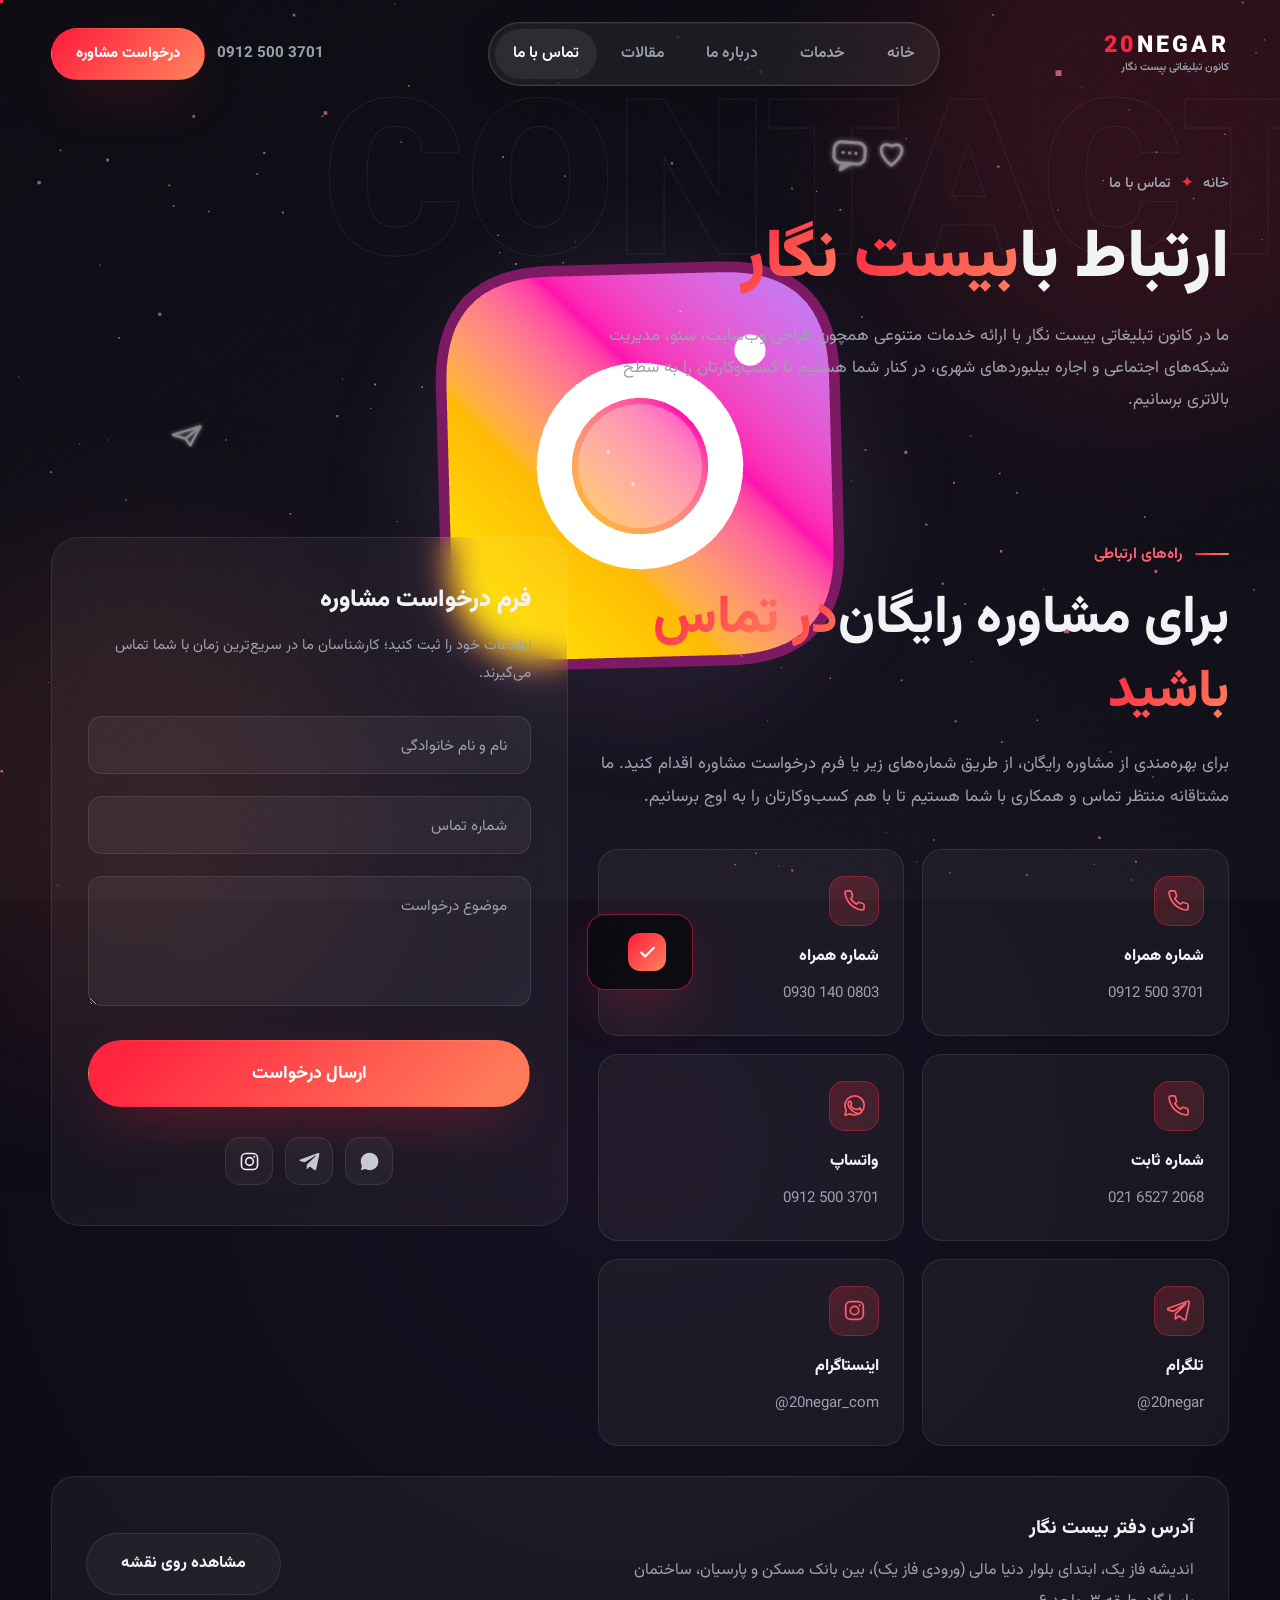
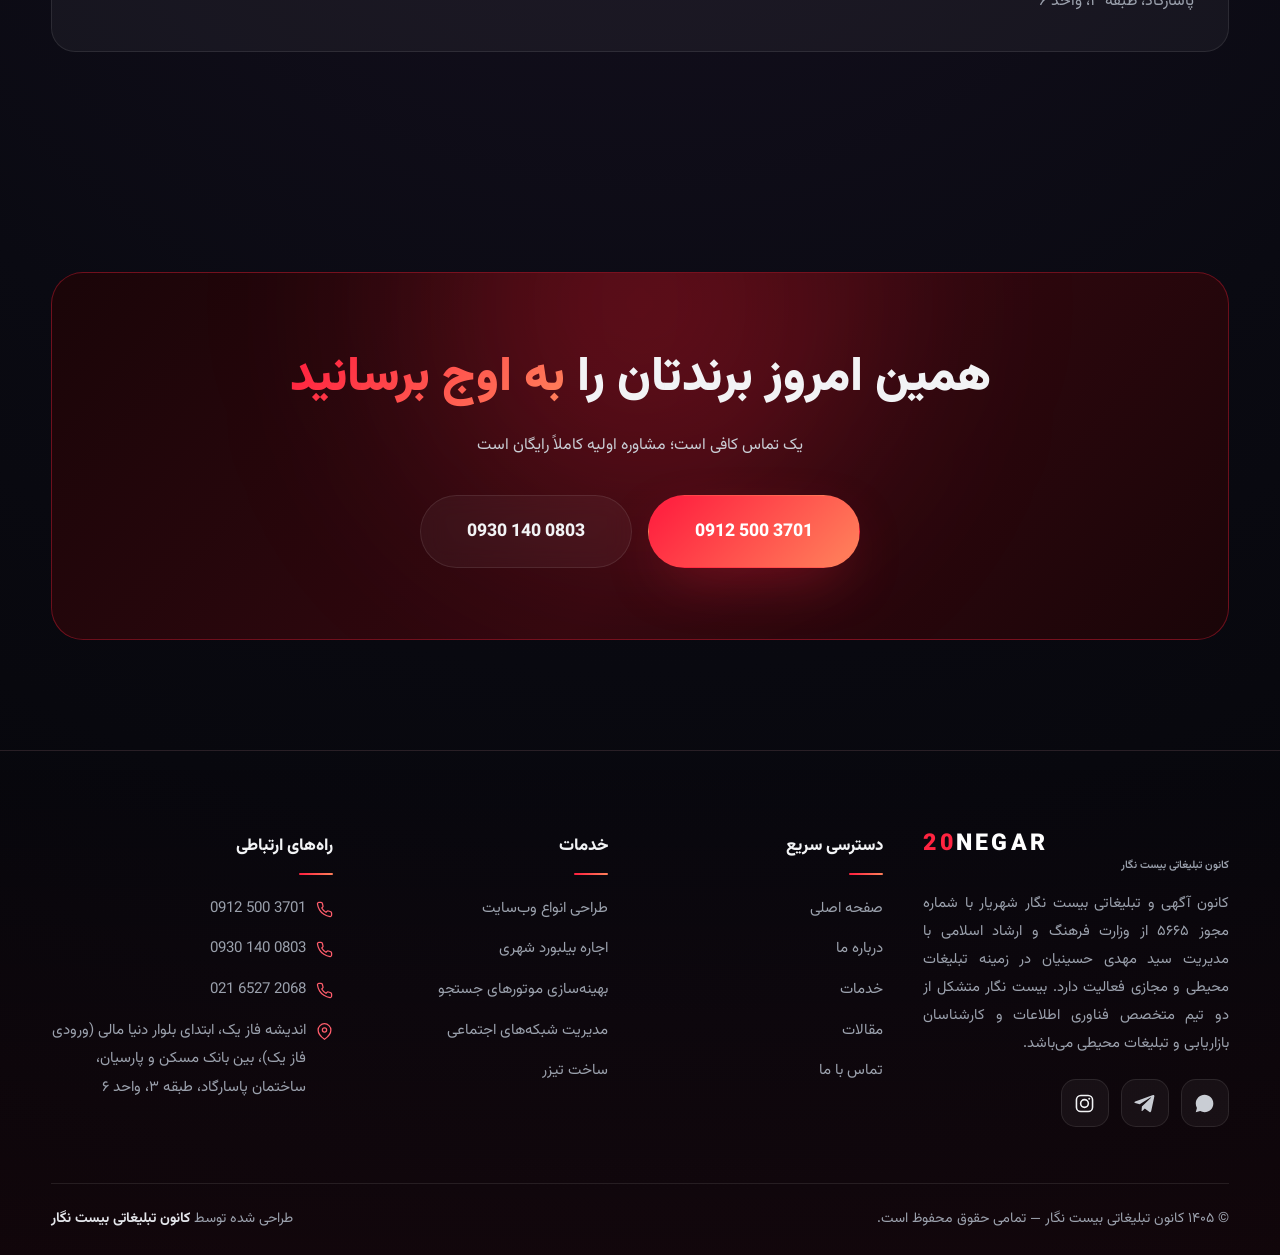
<file: 20NegarSite/wwwroot/contact.html>
<!DOCTYPE html>
<html lang="fa" dir="rtl" class="js">
<head>
  <meta charset="UTF-8">
  <meta name="viewport" content="width=device-width, initial-scale=1.0">
  <title>تماس با ما | کانون تبلیغاتی بیست نگار شهریار</title>
  <meta name="description" content="ارتباط با کانون تبلیغاتی بیست نگار شهریار؛ شماره‌های تماس 09125003701 و 09301400803 و 02165272068، آدرس دفتر در اندیشه فاز یک و فرم درخواست مشاوره رایگان">
  <meta name="theme-color" content="#060609">
  <link rel="icon" type="image/svg+xml" href="img/favicon.svg">
  <link rel="stylesheet" href="css/style.css?v=20261119f">
</head>
<body>
  <script>document.documentElement.classList.add('js')</script>

  <div class="noise"></div>
  <div class="glow glow-1"></div>
  <div class="glow glow-2"></div>
  <canvas id="bg3d"></canvas>
  <div class="cursor-dot"></div>
  <div class="cursor-ring"></div>

  <header class="nav">
    <div class="container nav-inner">
      <a href="index.html" class="logo" aria-label="بیست نگار">
        <span class="logo-main"><span class="n20">20</span><span class="rest">NEGAR</span></span>
        <span class="logo-sub">کانون تبلیغاتی بیست نگار</span>
      </a>
      <nav class="nav-links" aria-label="منوی اصلی">
        <a href="index.html">خانه</a>
        <a href="services.html">خدمات</a>
        <a href="about.html">درباره ما</a>
        <a href="blog.html">مقالات</a>
        <a href="contact.html" class="active">تماس با ما</a>
      </nav>
      <div class="nav-cta">
        <a href="tel:09125003701" class="nav-phone" dir="ltr">0912 500 3701</a>
        <a href="tel:09125003701" class="btn btn-primary">درخواست مشاوره</a>
        <button class="burger" aria-label="باز و بسته کردن منو"><span></span><span></span><span></span></button>
      </div>
    </div>
  </header>

  <div class="mmenu">
    <a class="mlink" href="index.html"><i>۰۱</i> خانه</a>
    <a class="mlink" href="services.html"><i>۰۲</i> خدمات</a>
    <a class="mlink" href="about.html"><i>۰۳</i> درباره ما</a>
    <a class="mlink" href="blog.html"><i>۰۴</i> مقالات</a>
    <a class="mlink" href="contact.html"><i>۰۵</i> تماس با ما</a>
    <div class="mmenu-meta">
      <span dir="ltr">0912 500 3701</span>
      <span>اندیشه فاز یک، ساختمان پاسارگاد، طبقه ۳، واحد ۶</span>
    </div>
  </div>

  <main class="page">

    <section class="page-hero">
      <div class="ghost-word" style="top:20%;inset-inline-end:-3%" data-speed="-0.06" dir="ltr">CONTACT</div>
      <div class="container">
        <div class="crumbs" data-reveal><a href="index.html">خانه</a><span class="sep">✦</span><span>تماس با ما</span></div>
        <h1 data-split>ارتباط با <span class="grad" style="background:var(--grad);-webkit-background-clip:text;background-clip:text;color:transparent">بیست نگار</span></h1>
        <p data-reveal data-delay="0.15">ما در کانون تبلیغاتی بیست نگار با ارائه خدمات متنوعی همچون طراحی وب‌سایت، سئو، مدیریت شبکه‌های اجتماعی و اجاره بیلبوردهای شهری، در کنار شما هستیم تا کسب‌وکارتان را به سطح بالاتری برسانیم.</p>
      </div>
    </section>

    <section class="contact-page" style="padding-top:30px">
      <div class="container">
        <div class="contact-grid">
          <div>
            <div class="sec-head" data-reveal style="margin-bottom:36px">
              <span class="kicker">راه‌های ارتباطی</span>
              <h2 data-split>برای مشاوره رایگان <span class="grad">در تماس باشید</span></h2>
              <p>برای بهره‌مندی از مشاوره رایگان، از طریق شماره‌های زیر یا فرم درخواست مشاوره اقدام کنید. ما مشتاقانه منتظر تماس و همکاری با شما هستیم تا با هم کسب‌وکارتان را به اوج برسانیم.</p>
            </div>
            <div class="contact-cards">
              <a class="contact-card" href="tel:09125003701" data-reveal>
                <div class="cc-icon"><svg viewBox="0 0 24 24"><path d="M22 16.9v3a2 2 0 01-2.2 2 19.8 19.8 0 01-8.6-3.1 19.5 19.5 0 01-6-6A19.8 19.8 0 012.1 4.2 2 2 0 014.1 2h3a2 2 0 012 1.7c.13.96.36 1.9.7 2.8a2 2 0 01-.45 2.1L8.1 9.9a16 16 0 006 6l1.3-1.3a2 2 0 012.1-.45c.9.34 1.84.57 2.8.7A2 2 0 0122 16.9z"/></svg></div>
                <h3>شماره همراه</h3>
                <p>0912 500 3701</p>
              </a>
              <a class="contact-card" href="tel:09301400803" data-reveal data-delay="0.1">
                <div class="cc-icon"><svg viewBox="0 0 24 24"><path d="M22 16.9v3a2 2 0 01-2.2 2 19.8 19.8 0 01-8.6-3.1 19.5 19.5 0 01-6-6A19.8 19.8 0 012.1 4.2 2 2 0 014.1 2h3a2 2 0 012 1.7c.13.96.36 1.9.7 2.8a2 2 0 01-.45 2.1L8.1 9.9a16 16 0 006 6l1.3-1.3a2 2 0 012.1-.45c.9.34 1.84.57 2.8.7A2 2 0 0122 16.9z"/></svg></div>
                <h3>شماره همراه</h3>
                <p>0930 140 0803</p>
              </a>
              <a class="contact-card" href="tel:02165272068" data-reveal data-delay="0.2">
                <div class="cc-icon"><svg viewBox="0 0 24 24"><path d="M22 16.9v3a2 2 0 01-2.2 2 19.8 19.8 0 01-8.6-3.1 19.5 19.5 0 01-6-6A19.8 19.8 0 012.1 4.2 2 2 0 014.1 2h3a2 2 0 012 1.7c.13.96.36 1.9.7 2.8a2 2 0 01-.45 2.1L8.1 9.9a16 16 0 006 6l1.3-1.3a2 2 0 012.1-.45c.9.34 1.84.57 2.8.7A2 2 0 0122 16.9z"/></svg></div>
                <h3>شماره ثابت</h3>
                <p>021 6527 2068</p>
              </a>
              <a class="contact-card" href="https://wa.me/+989125003701" target="_blank" rel="noopener" data-reveal data-delay="0.3">
                <div class="cc-icon"><svg viewBox="0 0 24 24"><path d="M12.05 2C6.5 2 2 6.5 2 12.05c0 1.77.46 3.5 1.34 5.02L2 22l5.09-1.31c1.46.8 3.11 1.22 4.96 1.22 5.55 0 10.05-4.5 10.05-10.05S17.6 2 12.05 2zm5.42 12.38c-.3.85-1.75 1.6-2.4 1.65-.62.06-1.4.08-2.26-.14-1.13-.35-2.16-.98-3.06-1.76-.88-.79-1.5-1.76-1.65-2.06-.15-.3-.13-.46.13-.61.13-.13.3-.3.45-.45.15-.15.2-.25.3-.45.1-.2.05-.37-.03-.52-.07-.15-.67-1.61-.92-2.2-.24-.58-.5-.48-.65-.49h-.48c-.17 0-.44.07-.67.37-.23.3-.87 1.2-.87 2.93s1.26 3.4 1.43 3.64c.18.25 2.44 3.72 5.9 5.21.82.36 1.47.57 1.97.73.83.26 1.58.22 2.17.14.66-.1 2.06-.85 2.35-1.66.29-.81.29-1.51.2-1.66-.07-.15-.29-.24-.59-.39z"/></svg></div>
                <h3>واتساپ</h3>
                <p>0912 500 3701</p>
              </a>
              <a class="contact-card" href="https://t.me/+989125003701" target="_blank" rel="noopener" data-reveal data-delay="0.4">
                <div class="cc-icon"><svg viewBox="0 0 24 24"><path d="M9.04 15.31l-.38 5.36c.55 0 .79-.24 1.08-.52l2.6-2.48 5.38 3.94c.99.55 1.69.26 1.96-.91l3.55-16.65c.32-1.45-.52-2.02-1.47-1.66L1.4 9.62c-1.43.55-1.41 1.35-.24 1.7l5.3 1.66 12.3-7.75c.58-.38 1.11-.17.68.21l-10.4 9.87z"/></svg></div>
                <h3>تلگرام</h3>
                <p>@20negar</p>
              </a>
              <a class="contact-card" href="https://www.instagram.com/20negar_com/" target="_blank" rel="noopener" data-reveal data-delay="0.5">
                <div class="cc-icon"><svg viewBox="0 0 24 24" style="fill:none;stroke:#ff5d6c;stroke-width:1.8"><rect x="2.8" y="2.8" width="18.4" height="18.4" rx="5"/><circle cx="12" cy="12" r="4.4"/><circle cx="17.4" cy="6.6" r="1.15" style="fill:#ff5d6c;stroke:none"/></svg></div>
                <h3>اینستاگرام</h3>
                <p dir="ltr">@20negar_com</p>
              </a>
            </div>
          </div>
          <div class="form-panel" data-reveal data-delay="0.15">
            <h2>فرم درخواست مشاوره</h2>
            <p class="hint">اطلاعات خود را ثبت کنید؛ کارشناسان ما در سریع‌ترین زمان با شما تماس می‌گیرند.</p>
            <form data-demo novalidate>
              <div class="field">
                <input type="text" id="c-name" placeholder=" " autocomplete="name">
                <label for="c-name">نام و نام خانوادگی</label>
              </div>
              <div class="field">
                <input type="tel" id="c-phone" placeholder=" " inputmode="tel" required>
                <label for="c-phone">شماره تماس</label>
              </div>
              <div class="field">
                <textarea id="c-subject" placeholder=" " required></textarea>
                <label for="c-subject">موضوع درخواست</label>
              </div>
              <button type="submit" class="btn btn-primary btn-lg" style="width:100%;justify-content:center">ارسال درخواست</button>
            </form>
            <div class="socials" style="margin-top:30px;justify-content:center">
              <a class="soc" href="https://wa.me/+989125003701" target="_blank" rel="noopener" aria-label="واتساپ"><svg viewBox="0 0 24 24"><path d="M12.05 2C6.5 2 2 6.5 2 12.05c0 1.77.46 3.5 1.34 5.02L2 22l5.09-1.31c1.46.8 3.11 1.22 4.96 1.22 5.55 0 10.05-4.5 10.05-10.05S17.6 2 12.05 2zm5.42 12.38c-.3.85-1.75 1.6-2.4 1.65-.62.06-1.4.08-2.26-.14-1.13-.35-2.16-.98-3.06-1.76-.88-.79-1.5-1.76-1.65-2.06-.15-.3-.13-.46.13-.61.13-.13.3-.3.45-.45.15-.15.2-.25.3-.45.1-.2.05-.37-.03-.52-.07-.15-.67-1.61-.92-2.2-.24-.58-.5-.48-.65-.49h-.48c-.17 0-.44.07-.67.37-.23.3-.87 1.2-.87 2.93s1.26 3.4 1.43 3.64c.18.25 2.44 3.72 5.9 5.21.82.36 1.47.57 1.97.73.83.26 1.58.22 2.17.14.66-.1 2.06-.85 2.35-1.66.29-.81.29-1.51.2-1.66-.07-.15-.29-.24-.59-.39z"/></svg></a>
              <a class="soc" href="https://t.me/+989125003701" target="_blank" rel="noopener" aria-label="تلگرام"><svg viewBox="0 0 24 24"><path d="M9.04 15.31l-.38 5.36c.55 0 .79-.24 1.08-.52l2.6-2.48 5.38 3.94c.99.55 1.69.26 1.96-.91l3.55-16.65c.32-1.45-.52-2.02-1.47-1.66L1.4 9.62c-1.43.55-1.41 1.35-.24 1.7l5.3 1.66 12.3-7.75c.58-.38 1.11-.17.68.21l-10.4 9.87z"/></svg></a>
              <a class="soc" href="https://www.instagram.com/20negar_com/" target="_blank" rel="noopener" aria-label="اینستاگرام"><svg viewBox="0 0 24 24" style="fill:none;stroke:currentColor;stroke-width:1.8"><rect x="2.8" y="2.8" width="18.4" height="18.4" rx="5"/><circle cx="12" cy="12" r="4.4"/><circle cx="17.4" cy="6.6" r="1.15" style="fill:currentColor;stroke:none"/></svg></a>
            </div>
          </div>
        </div>

        <div class="map-panel" data-reveal>
          <div class="map-inner">
            <div>
              <h3 style="font-weight:800;margin-bottom:10px">آدرس دفتر بیست نگار</h3>
              <p>اندیشه فاز یک، ابتدای بلوار دنیا مالی (ورودی فاز یک)، بین بانک مسکن و پارسیان، ساختمان پاسارگاد، طبقه ۳، واحد ۶</p>
            </div>
            <a class="btn btn-ghost" href="https://www.google.com/maps/search/?api=1&amp;query=%D8%A7%D9%86%D8%AF%DB%8C%D8%B4%D9%87%20%D9%81%D8%A7%D8%B2%20%DB%8C%DA%A9%20%D8%B3%D8%A7%D8%AE%D8%AA%D9%85%D8%A7%D9%86%20%D9%BE%D8%A7%D8%B3%D8%A7%D8%B1%DA%AF%D8%A7%D8%AF" target="_blank" rel="noopener">مشاهده روی نقشه</a>
          </div>
        </div>
      </div>
    </section>

    <section class="cta-band-wrap">
      <div class="container">
        <div class="cta-band" data-reveal>
          <h2>همین امروز برندتان را <span class="grad">به اوج برسانید</span></h2>
          <p>یک تماس کافی است؛ مشاوره اولیه کاملاً رایگان است</p>
          <div class="cta-actions">
            <a href="tel:09125003701" class="btn btn-primary btn-lg" dir="ltr">0912 500 3701</a>
            <a href="tel:09301400803" class="btn btn-ghost btn-lg" dir="ltr">0930 140 0803</a>
          </div>
        </div>
      </div>
    </section>

  </main>

  <footer class="footer">
    <div class="container">
      <div class="footer-grid">
        <div class="footer-about">
          <a href="index.html" class="logo">
            <span class="logo-main"><span class="n20">20</span><span class="rest">NEGAR</span></span>
            <span class="logo-sub">کانون تبلیغاتی بیست نگار</span>
          </a>
          <p>کانون آگهی و تبلیغاتی بیست نگار شهریار با شماره مجوز ۵۶۶۵ از وزارت فرهنگ و ارشاد اسلامی با مدیریت سید مهدی حسینیان در زمینه تبلیغات محیطی و مجازی فعالیت دارد. بیست نگار متشکل از دو تیم متخصص فناوری اطلاعات و کارشناسان بازاریابی و تبلیغات محیطی می‌باشد.</p>
          <div class="socials">
            <a class="soc" href="https://wa.me/+989125003701" target="_blank" rel="noopener" aria-label="واتساپ"><svg viewBox="0 0 24 24"><path d="M12.05 2C6.5 2 2 6.5 2 12.05c0 1.77.46 3.5 1.34 5.02L2 22l5.09-1.31c1.46.8 3.11 1.22 4.96 1.22 5.55 0 10.05-4.5 10.05-10.05S17.6 2 12.05 2zm5.42 12.38c-.3.85-1.75 1.6-2.4 1.65-.62.06-1.4.08-2.26-.14-1.13-.35-2.16-.98-3.06-1.76-.88-.79-1.5-1.76-1.65-2.06-.15-.3-.13-.46.13-.61.13-.13.3-.3.45-.45.15-.15.2-.25.3-.45.1-.2.05-.37-.03-.52-.07-.15-.67-1.61-.92-2.2-.24-.58-.5-.48-.65-.49h-.48c-.17 0-.44.07-.67.37-.23.3-.87 1.2-.87 2.93s1.26 3.4 1.43 3.64c.18.25 2.44 3.72 5.9 5.21.82.36 1.47.57 1.97.73.83.26 1.58.22 2.17.14.66-.1 2.06-.85 2.35-1.66.29-.81.29-1.51.2-1.66-.07-.15-.29-.24-.59-.39z"/></svg></a>
            <a class="soc" href="https://t.me/+989125003701" target="_blank" rel="noopener" aria-label="تلگرام"><svg viewBox="0 0 24 24"><path d="M9.04 15.31l-.38 5.36c.55 0 .79-.24 1.08-.52l2.6-2.48 5.38 3.94c.99.55 1.69.26 1.96-.91l3.55-16.65c.32-1.45-.52-2.02-1.47-1.66L1.4 9.62c-1.43.55-1.41 1.35-.24 1.7l5.3 1.66 12.3-7.75c.58-.38 1.11-.17.68.21l-10.4 9.87z"/></svg></a>
            <a class="soc" href="https://www.instagram.com/20negar_com/" target="_blank" rel="noopener" aria-label="اینستاگرام"><svg viewBox="0 0 24 24" style="fill:none;stroke:currentColor;stroke-width:1.8"><rect x="2.8" y="2.8" width="18.4" height="18.4" rx="5"/><circle cx="12" cy="12" r="4.4"/><circle cx="17.4" cy="6.6" r="1.15" style="fill:currentColor;stroke:none"/></svg></a>
          </div>
        </div>
        <div>
          <h4>دسترسی سریع</h4>
          <ul>
            <li><a href="index.html">صفحه اصلی</a></li>
            <li><a href="about.html">درباره ما</a></li>
            <li><a href="services.html">خدمات</a></li>
            <li><a href="blog.html">مقالات</a></li>
            <li><a href="contact.html">تماس با ما</a></li>
          </ul>
        </div>
        <div>
          <h4>خدمات</h4>
          <ul>
            <li><a href="services.html#web">طراحی انواع وب‌سایت</a></li>
            <li><a href="services.html#billboard">اجاره بیلبورد شهری</a></li>
            <li><a href="services.html#seo">بهینه‌سازی موتورهای جستجو</a></li>
            <li><a href="services.html#social">مدیریت شبکه‌های اجتماعی</a></li>
            <li><a href="services.html#teaser">ساخت تیزر</a></li>
          </ul>
        </div>
        <div>
          <h4>راه‌های ارتباطی</h4>
          <ul class="f-contact">
            <li><svg viewBox="0 0 24 24"><path d="M22 16.9v3a2 2 0 01-2.2 2 19.8 19.8 0 01-8.6-3.1 19.5 19.5 0 01-6-6A19.8 19.8 0 012.1 4.2 2 2 0 014.1 2h3a2 2 0 012 1.7c.13.96.36 1.9.7 2.8a2 2 0 01-.45 2.1L8.1 9.9a16 16 0 006 6l1.3-1.3a2 2 0 012.1-.45c.9.34 1.84.57 2.8.7A2 2 0 0122 16.9z"/></svg><a href="tel:09125003701" class="f-phone" dir="ltr">0912 500 3701</a></li>
            <li><svg viewBox="0 0 24 24"><path d="M22 16.9v3a2 2 0 01-2.2 2 19.8 19.8 0 01-8.6-3.1 19.5 19.5 0 01-6-6A19.8 19.8 0 012.1 4.2 2 2 0 014.1 2h3a2 2 0 012 1.7c.13.96.36 1.9.7 2.8a2 2 0 01-.45 2.1L8.1 9.9a16 16 0 006 6l1.3-1.3a2 2 0 012.1-.45c.9.34 1.84.57 2.8.7A2 2 0 0122 16.9z"/></svg><a href="tel:09301400803" class="f-phone" dir="ltr">0930 140 0803</a></li>
            <li><svg viewBox="0 0 24 24"><path d="M22 16.9v3a2 2 0 01-2.2 2 19.8 19.8 0 01-8.6-3.1 19.5 19.5 0 01-6-6A19.8 19.8 0 012.1 4.2 2 2 0 014.1 2h3a2 2 0 012 1.7c.13.96.36 1.9.7 2.8a2 2 0 01-.45 2.1L8.1 9.9a16 16 0 006 6l1.3-1.3a2 2 0 012.1-.45c.9.34 1.84.57 2.8.7A2 2 0 0122 16.9z"/></svg><a href="tel:02165272068" class="f-phone" dir="ltr">021 6527 2068</a></li>
            <li><svg viewBox="0 0 24 24"><path d="M21 10c0 7-9 13-9 13S3 17 3 10a9 9 0 0118 0z"/><circle cx="12" cy="10" r="3"/></svg><span>اندیشه فاز یک، ابتدای بلوار دنیا مالی (ورودی فاز یک)، بین بانک مسکن و پارسیان، ساختمان پاسارگاد، طبقه ۳، واحد ۶</span></li>
          </ul>
        </div>
      </div>
      <div class="footer-bottom">
        <span>© <span data-year>۱۴۰۵</span> کانون تبلیغاتی بیست نگار — تمامی حقوق محفوظ است.</span>
        <span>طراحی شده توسط <b>کانون تبلیغاتی بیست نگار</b></span>
      </div>
    </div>
  </footer>

  <div class="toast">
    <div class="t-icon"><svg viewBox="0 0 24 24"><path d="M20 6L9 17l-5-5"/></svg></div>
    <p class="t-msg"></p>
  </div>

  <script src="vendor/gsap.min.js?v=20261119f"></script>
  <script src="vendor/ScrollTrigger.min.js?v=20261119f"></script>
  <script src="vendor/three.min.js?v=20261119f"></script>
  <script src="vendor/lenis.min.js?v=20261119f"></script>
  <script src="js/three-scene.js?v=20261119f"></script>
  <script src="js/main.js?v=20261119f"></script>
</body>
</html>
</file>
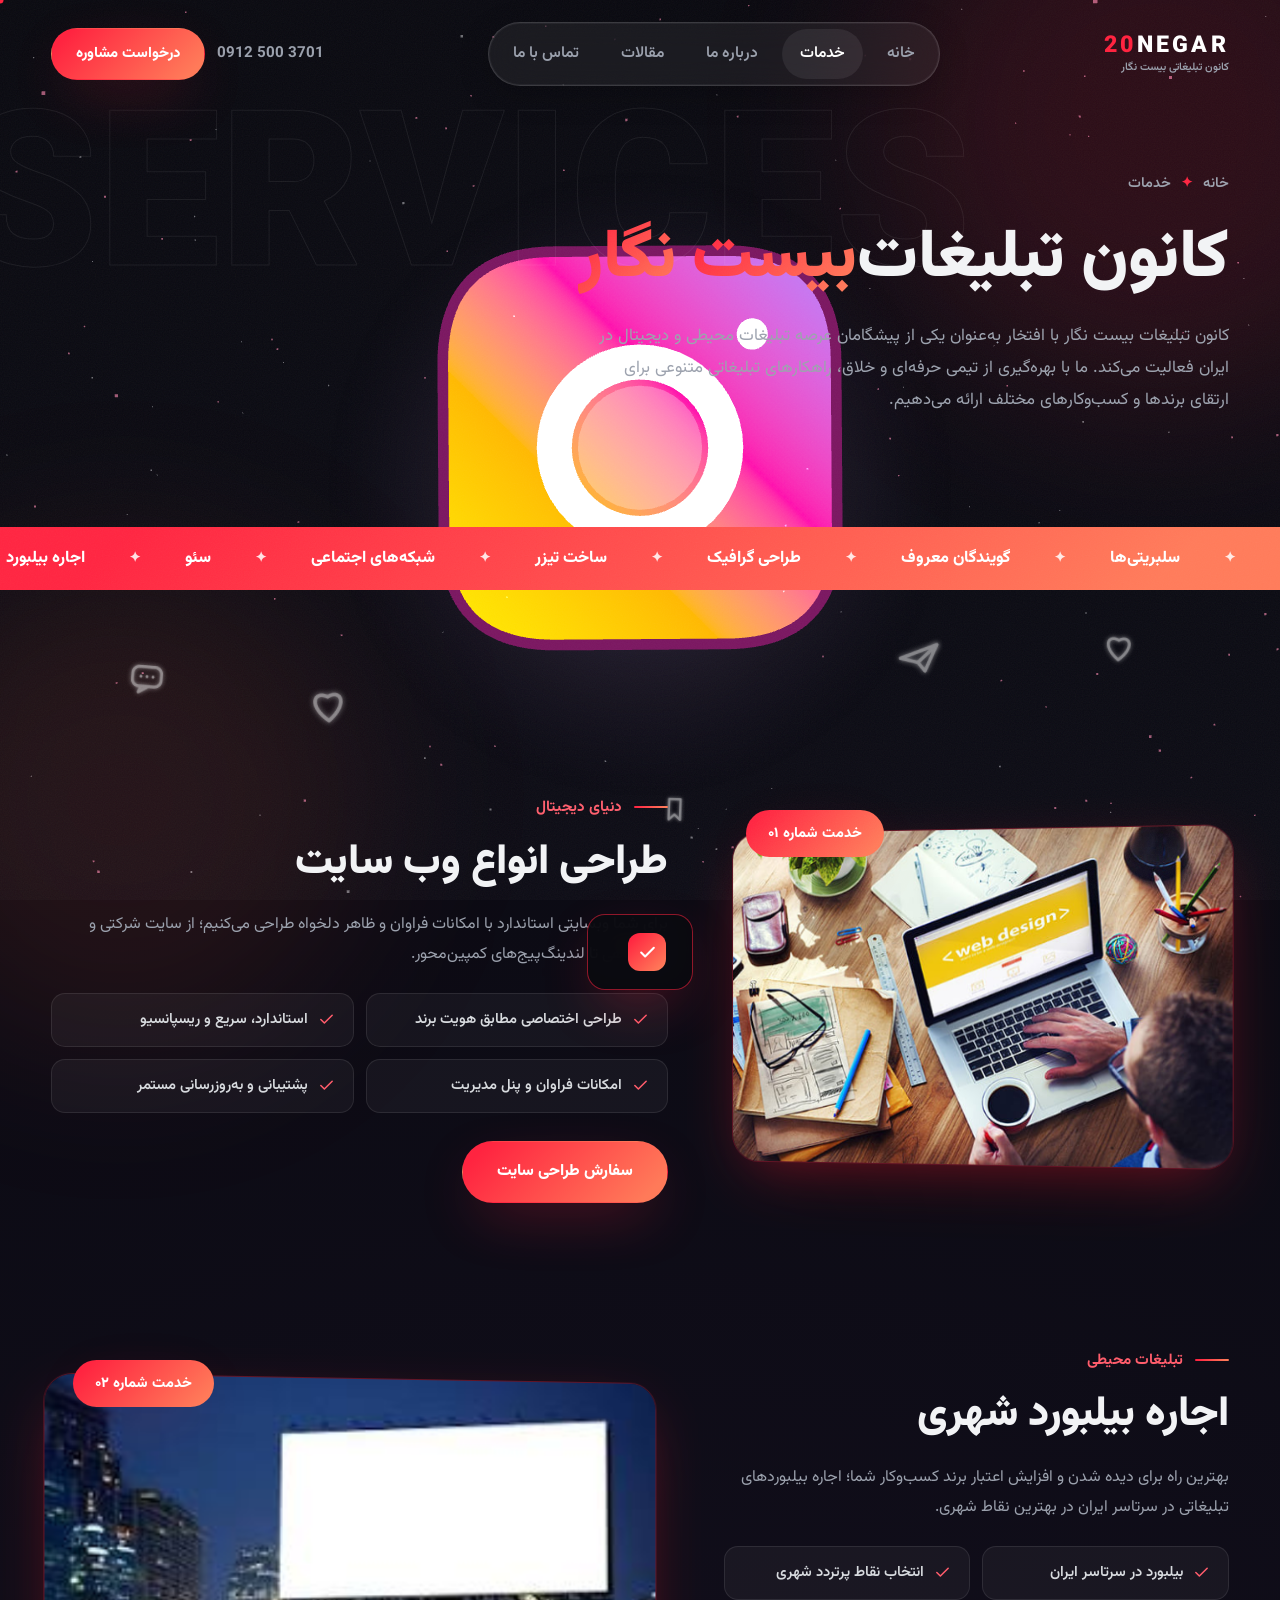
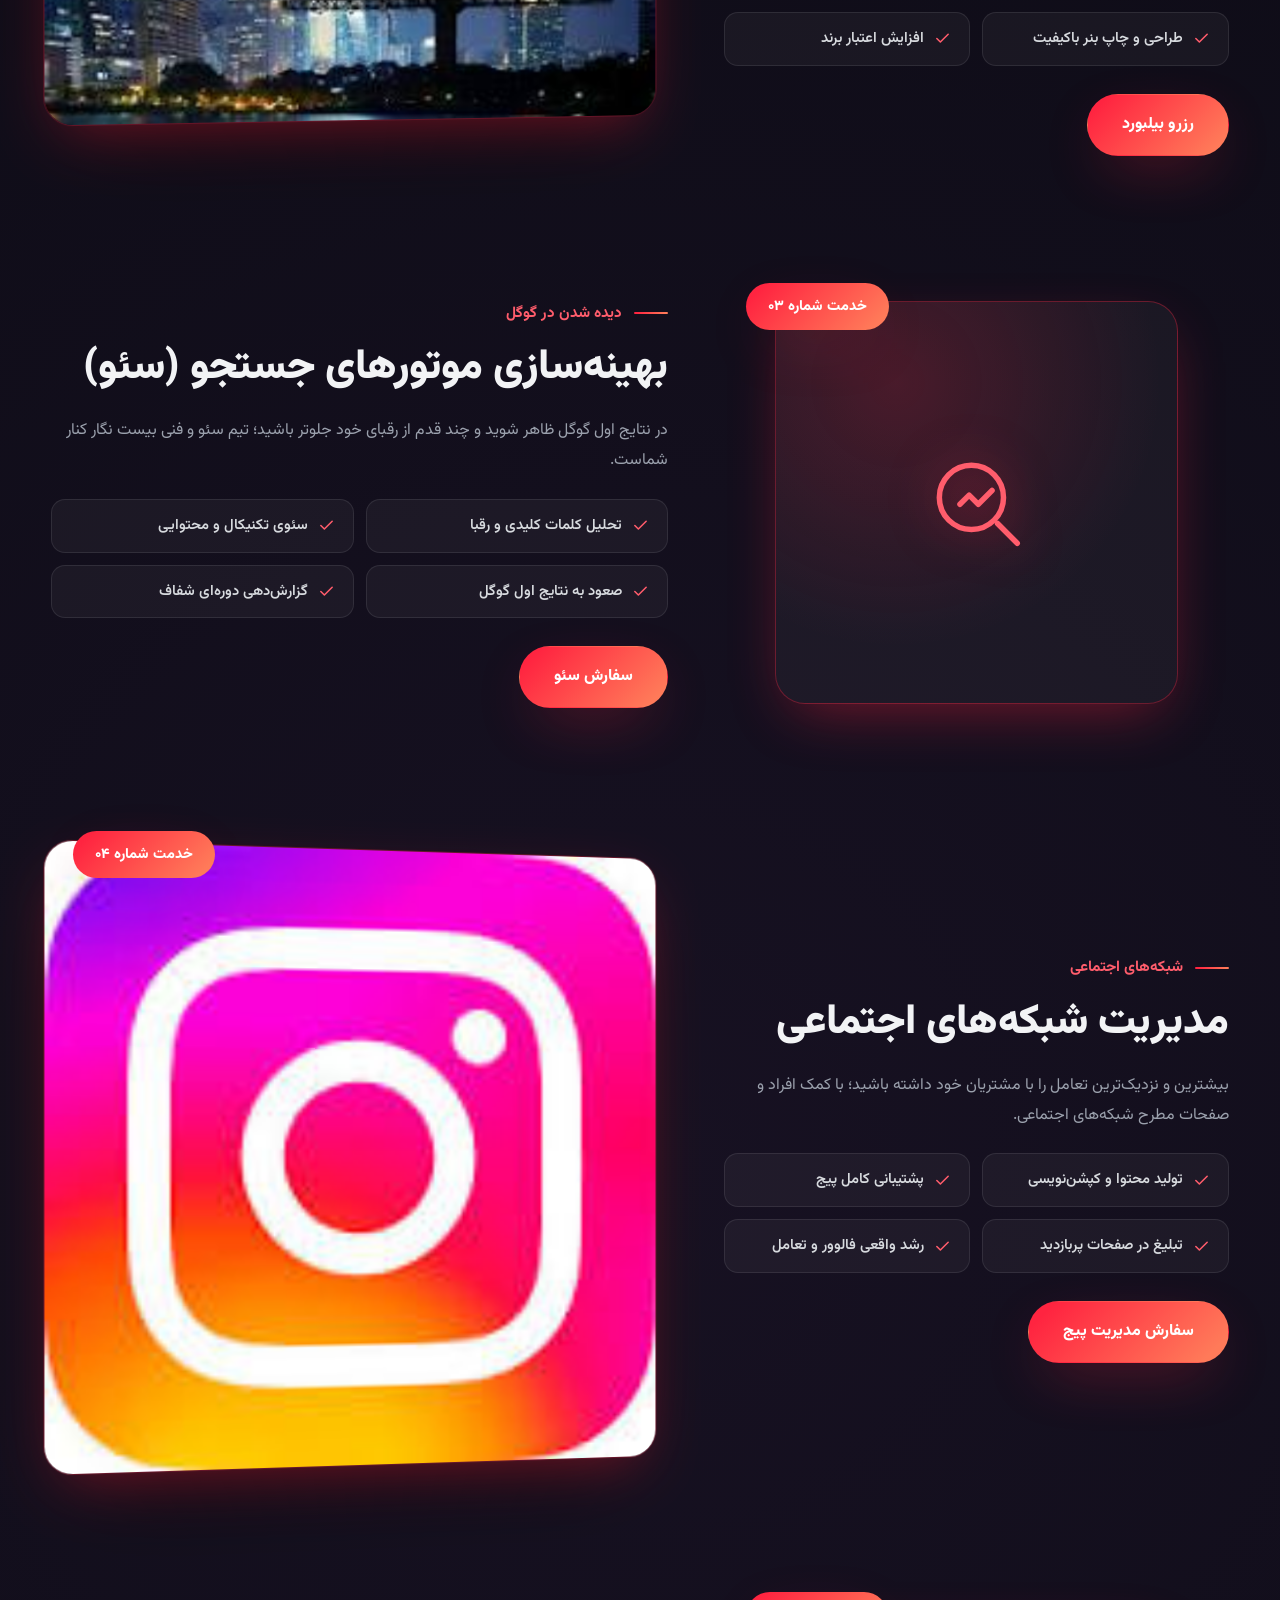
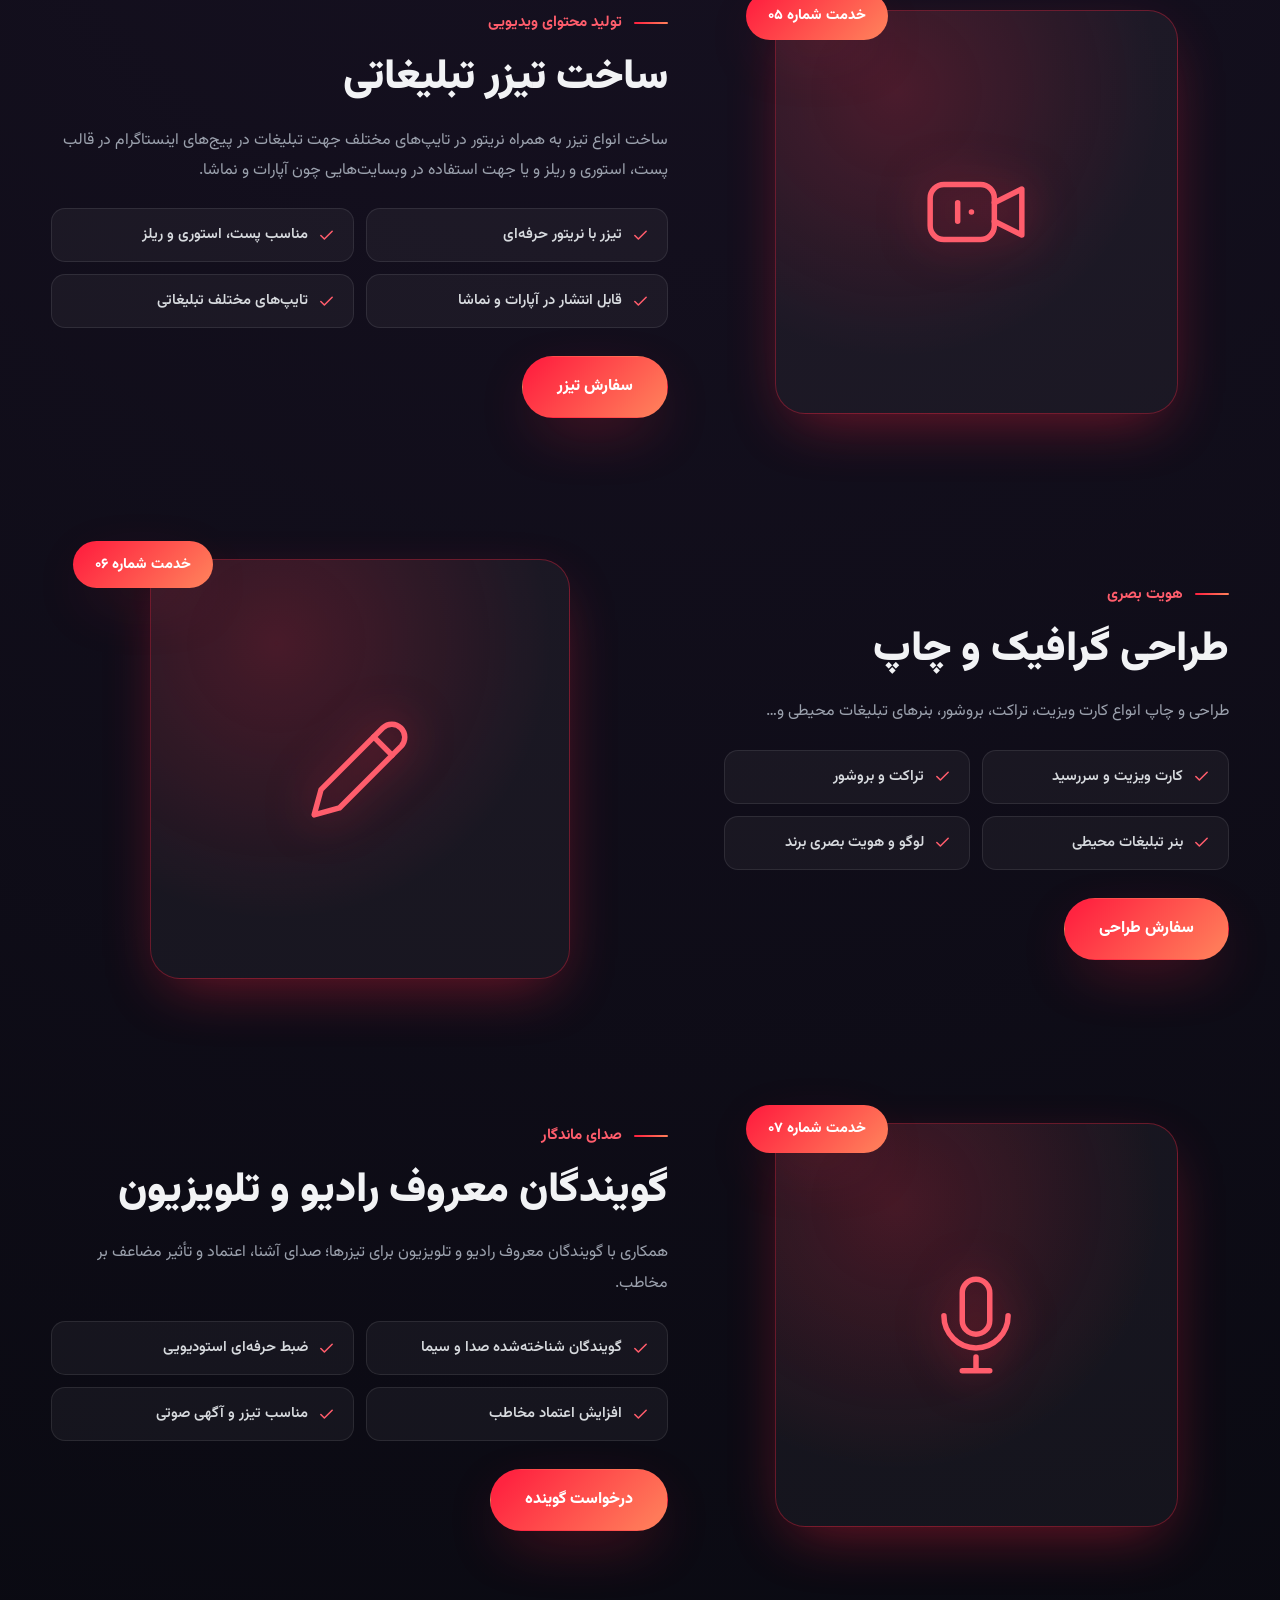
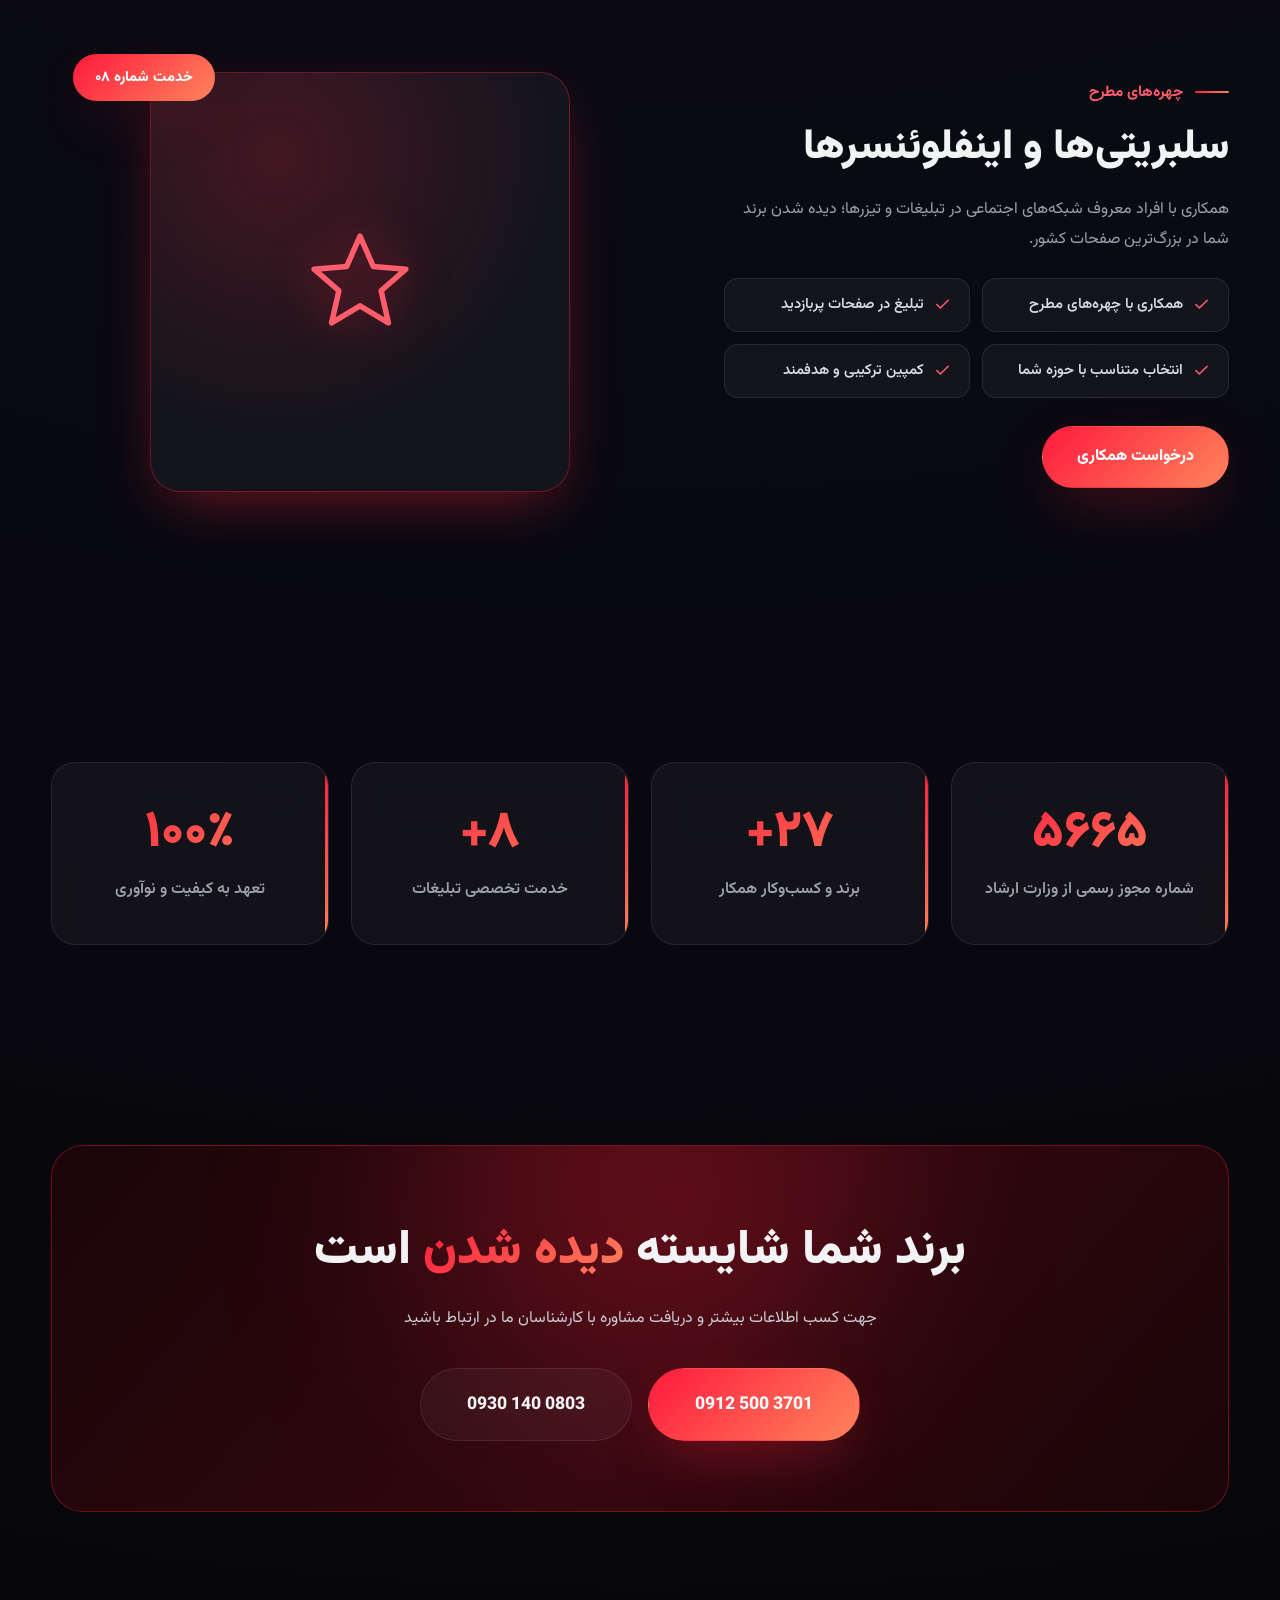
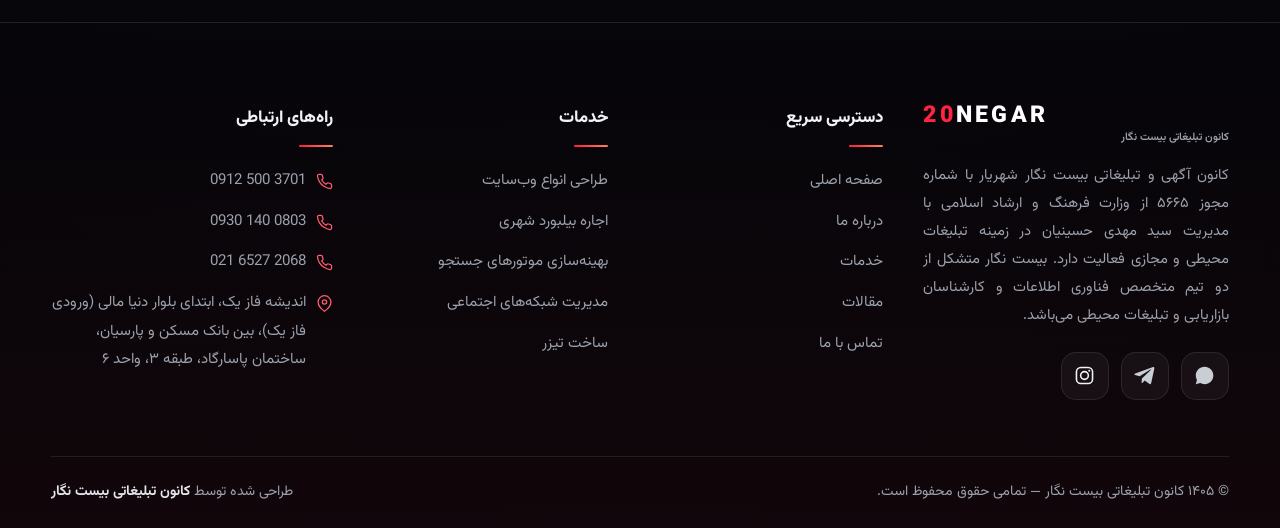
<file: 20NegarSite/wwwroot/services.html>
<!DOCTYPE html>
<html lang="fa" dir="rtl" class="js">
<head>
  <meta charset="UTF-8">
  <meta name="viewport" content="width=device-width, initial-scale=1.0">
  <title>خدمات | کانون تبلیغاتی بیست نگار شهریار</title>
  <meta name="description" content="خدمات کانون تبلیغاتی بیست نگار: طراحی وب‌سایت، اجاره بیلبورد شهری، سئو، مدیریت شبکه‌های اجتماعی، ساخت تیزر، طراحی گرافیک، گویندگان معروف و سلبریتی‌ها">
  <meta name="theme-color" content="#060609">
  <link rel="icon" type="image/svg+xml" href="img/favicon.svg">
  <link rel="stylesheet" href="css/style.css?v=20261119f">
</head>
<body>
  <script>document.documentElement.classList.add('js')</script>

  <div class="noise"></div>
  <div class="glow glow-1"></div>
  <div class="glow glow-2"></div>
  <canvas id="bg3d"></canvas>
  <div class="cursor-dot"></div>
  <div class="cursor-ring"></div>

  <header class="nav">
    <div class="container nav-inner">
      <a href="index.html" class="logo" aria-label="بیست نگار">
        <span class="logo-main"><span class="n20">20</span><span class="rest">NEGAR</span></span>
        <span class="logo-sub">کانون تبلیغاتی بیست نگار</span>
      </a>
      <nav class="nav-links" aria-label="منوی اصلی">
        <a href="index.html">خانه</a>
        <a href="services.html" class="active">خدمات</a>
        <a href="about.html">درباره ما</a>
        <a href="blog.html">مقالات</a>
        <a href="contact.html">تماس با ما</a>
      </nav>
      <div class="nav-cta">
        <a href="tel:09125003701" class="nav-phone" dir="ltr">0912 500 3701</a>
        <a href="tel:09125003701" class="btn btn-primary">درخواست مشاوره</a>
        <button class="burger" aria-label="باز و بسته کردن منو"><span></span><span></span><span></span></button>
      </div>
    </div>
  </header>

  <div class="mmenu">
    <a class="mlink" href="index.html"><i>۰۱</i> خانه</a>
    <a class="mlink" href="services.html"><i>۰۲</i> خدمات</a>
    <a class="mlink" href="about.html"><i>۰۳</i> درباره ما</a>
    <a class="mlink" href="blog.html"><i>۰۴</i> مقالات</a>
    <a class="mlink" href="contact.html"><i>۰۵</i> تماس با ما</a>
    <div class="mmenu-meta">
      <span dir="ltr">0912 500 3701</span>
      <span>اندیشه فاز یک، ساختمان پاسارگاد، طبقه ۳، واحد ۶</span>
    </div>
  </div>

  <main class="page">

    <section class="page-hero">
      <div class="ghost-word" style="top:22%;inset-inline-start:-3%" data-speed="-0.06" dir="ltr">SERVICES</div>
      <div class="container">
        <div class="crumbs" data-reveal><a href="index.html">خانه</a><span class="sep">✦</span><span>خدمات</span></div>
        <h1 data-split>کانون تبلیغات <span class="grad" style="background:var(--grad);-webkit-background-clip:text;background-clip:text;color:transparent">بیست نگار</span></h1>
        <p data-reveal data-delay="0.15">کانون تبلیغات بیست نگار با افتخار به‌عنوان یکی از پیشگامان عرصه تبلیغات محیطی و دیجیتال در ایران فعالیت می‌کند. ما با بهره‌گیری از تیمی حرفه‌ای و خلاق، راهکارهای تبلیغاتی متنوعی برای ارتقای برندها و کسب‌وکارهای مختلف ارائه می‌دهیم.</p>
      </div>
    </section>

    <div class="marquee m-flat" aria-hidden="true">
      <div class="marquee-track">
        <span>طراحی وب‌سایت</span><span>اجاره بیلبورد</span><span>سئو</span><span>شبکه‌های اجتماعی</span><span>ساخت تیزر</span><span>طراحی گرافیک</span><span>گویندگان معروف</span><span>سلبریتی‌ها</span>
        <span>طراحی وب‌سایت</span><span>اجاره بیلبورد</span><span>سئو</span><span>شبکه‌های اجتماعی</span><span>ساخت تیزر</span><span>طراحی گرافیک</span><span>گویندگان معروف</span><span>سلبریتی‌ها</span>
      </div>
    </div>

    <section id="web">
      <div class="container">
        <div class="svc-detail">
          <div class="svc-detail-media" data-reveal>
            <div class="frame" data-speed="0.03"><img src="img/webdesign.jpg" alt="طراحی انواع وب‌سایت" loading="lazy"></div>
            <span class="badge">خدمت شماره ۰۱</span>
          </div>
          <div class="svc-detail-txt" data-reveal data-delay="0.1">
            <span class="kicker">دنیای دیجیتال</span>
            <h2>طراحی انواع وب سایت</h2>
            <p>برای شما وبسایتی استاندارد با امکانات فراوان و ظاهر دلخواه طراحی می‌کنیم؛ از سایت شرکتی و فروشگاهی تا لندینگ‌پيج‌های کمپین‌محور.</p>
            <ul class="feat-list">
              <li><svg viewBox="0 0 24 24"><path d="M20 6L9 17l-5-5"/></svg> طراحی اختصاصی مطابق هویت برند</li>
              <li><svg viewBox="0 0 24 24"><path d="M20 6L9 17l-5-5"/></svg> استاندارد، سریع و ریسپانسیو</li>
              <li><svg viewBox="0 0 24 24"><path d="M20 6L9 17l-5-5"/></svg> امکانات فراوان و پنل مدیریت</li>
              <li><svg viewBox="0 0 24 24"><path d="M20 6L9 17l-5-5"/></svg> پشتیبانی و به‌روزرسانی مستمر</li>
            </ul>
            <a class="btn btn-primary" href="contact.html">سفارش طراحی سایت</a>
          </div>
        </div>

        <div class="svc-detail" id="billboard">
          <div class="svc-detail-media" data-reveal>
            <div class="frame" data-speed="0.03"><img src="img/billboard-city.jpg" alt="اجاره بیلبورد شهری" loading="lazy"></div>
            <span class="badge">خدمت شماره ۰۲</span>
          </div>
          <div class="svc-detail-txt" data-reveal data-delay="0.1">
            <span class="kicker">تبلیغات محیطی</span>
            <h2>اجاره بیلبورد شهری</h2>
            <p>بهترین راه برای دیده شدن و افزایش اعتبار برند کسب‌وکار شما؛ اجاره بیلبوردهای تبلیغاتی در سرتاسر ایران در بهترین نقاط شهری.</p>
            <ul class="feat-list">
              <li><svg viewBox="0 0 24 24"><path d="M20 6L9 17l-5-5"/></svg> بیلبورد در سرتاسر ایران</li>
              <li><svg viewBox="0 0 24 24"><path d="M20 6L9 17l-5-5"/></svg> انتخاب نقاط پرتردد شهری</li>
              <li><svg viewBox="0 0 24 24"><path d="M20 6L9 17l-5-5"/></svg> طراحی و چاپ بنر باکیفیت</li>
              <li><svg viewBox="0 0 24 24"><path d="M20 6L9 17l-5-5"/></svg> افزایش اعتبار برند</li>
            </ul>
            <a class="btn btn-primary" href="contact.html">رزرو بیلبورد</a>
          </div>
        </div>

        <div class="svc-detail" id="seo">
          <div class="svc-detail-media" data-reveal>
            <div class="icon-art" data-speed="0.03">
              <svg viewBox="0 0 24 24"><circle cx="11" cy="11" r="7"/><path d="M21 21l-4.3-4.3M8.5 12.5l2-2 2 2 3-3"/></svg>
            </div>
            <span class="badge">خدمت شماره ۰۳</span>
          </div>
          <div class="svc-detail-txt" data-reveal data-delay="0.1">
            <span class="kicker">دیده شدن در گوگل</span>
            <h2>بهینه‌سازی موتورهای جستجو (سئو)</h2>
            <p>در نتایج اول گوگل ظاهر شوید و چند قدم از رقبای خود جلوتر باشید؛ تیم سئو و فنی بیست نگار کنار شماست.</p>
            <ul class="feat-list">
              <li><svg viewBox="0 0 24 24"><path d="M20 6L9 17l-5-5"/></svg> تحلیل کلمات کلیدی و رقبا</li>
              <li><svg viewBox="0 0 24 24"><path d="M20 6L9 17l-5-5"/></svg> سئوی تکنیکال و محتوایی</li>
              <li><svg viewBox="0 0 24 24"><path d="M20 6L9 17l-5-5"/></svg> صعود به نتایج اول گوگل</li>
              <li><svg viewBox="0 0 24 24"><path d="M20 6L9 17l-5-5"/></svg> گزارش‌دهی دوره‌ای شفاف</li>
            </ul>
            <a class="btn btn-primary" href="contact.html">سفارش سئو</a>
          </div>
        </div>

        <div class="svc-detail" id="social">
          <div class="svc-detail-media" data-reveal>
            <div class="frame" data-speed="0.03"><img src="img/instagram-app.jpg" alt="مدیریت شبکه‌های اجتماعی" loading="lazy"></div>
            <span class="badge">خدمت شماره ۰۴</span>
          </div>
          <div class="svc-detail-txt" data-reveal data-delay="0.1">
            <span class="kicker">شبکه‌های اجتماعی</span>
            <h2>مدیریت شبکه‌های اجتماعی</h2>
            <p>بیشترین و نزدیک‌ترین تعامل را با مشتریان خود داشته باشید؛ با کمک افراد و صفحات مطرح شبکه‌های اجتماعی.</p>
            <ul class="feat-list">
              <li><svg viewBox="0 0 24 24"><path d="M20 6L9 17l-5-5"/></svg> تولید محتوا و کپشن‌نویسی</li>
              <li><svg viewBox="0 0 24 24"><path d="M20 6L9 17l-5-5"/></svg> پشتیبانی کامل پیج</li>
              <li><svg viewBox="0 0 24 24"><path d="M20 6L9 17l-5-5"/></svg> تبلیغ در صفحات پر‌بازدید</li>
              <li><svg viewBox="0 0 24 24"><path d="M20 6L9 17l-5-5"/></svg> رشد واقعی فالوور و تعامل</li>
            </ul>
            <a class="btn btn-primary" href="contact.html">سفارش مدیریت پیج</a>
          </div>
        </div>

        <div class="svc-detail" id="teaser">
          <div class="svc-detail-media" data-reveal>
            <div class="icon-art" data-speed="0.03">
              <svg viewBox="0 0 24 24"><rect x="2" y="6" width="14" height="12" rx="3"/><path d="M16 10l6-3v10l-6-3M8 10v4M11 12h.01"/></svg>
            </div>
            <span class="badge">خدمت شماره ۰۵</span>
          </div>
          <div class="svc-detail-txt" data-reveal data-delay="0.1">
            <span class="kicker">تولید محتوای ویدیویی</span>
            <h2>ساخت تیزر تبلیغاتی</h2>
            <p>ساخت انواع تیزر به همراه نریتور در تایپ‌های مختلف جهت تبلیغات در پیج‌های اینستاگرام در قالب پست، استوری و ریلز و یا جهت استفاده در وبسایت‌هایی چون آپارات و نماشا.</p>
            <ul class="feat-list">
              <li><svg viewBox="0 0 24 24"><path d="M20 6L9 17l-5-5"/></svg> تیزر با نریتور حرفه‌ای</li>
              <li><svg viewBox="0 0 24 24"><path d="M20 6L9 17l-5-5"/></svg> مناسب پست، استوری و ریلز</li>
              <li><svg viewBox="0 0 24 24"><path d="M20 6L9 17l-5-5"/></svg> قابل انتشار در آپارات و نماشا</li>
              <li><svg viewBox="0 0 24 24"><path d="M20 6L9 17l-5-5"/></svg> تایپ‌های مختلف تبلیغاتی</li>
            </ul>
            <a class="btn btn-primary" href="contact.html">سفارش تیزر</a>
          </div>
        </div>

        <div class="svc-detail" id="graphic">
          <div class="svc-detail-media" data-reveal>
            <div class="icon-art" data-speed="0.03">
              <svg viewBox="0 0 24 24"><path d="M17 3a2.83 2.83 0 014 4L7.5 20.5 2 22l1.5-5.5L17 3z"/><path d="M15 5l4 4"/></svg>
            </div>
            <span class="badge">خدمت شماره ۰۶</span>
          </div>
          <div class="svc-detail-txt" data-reveal data-delay="0.1">
            <span class="kicker">هویت بصری</span>
            <h2>طراحی گرافیک و چاپ</h2>
            <p>طراحی و چاپ انواع کارت ویزیت، تراکت، بروشور، بنرهای تبلیغات محیطی و…</p>
            <ul class="feat-list">
              <li><svg viewBox="0 0 24 24"><path d="M20 6L9 17l-5-5"/></svg> کارت ویزیت و سررسید</li>
              <li><svg viewBox="0 0 24 24"><path d="M20 6L9 17l-5-5"/></svg> تراکت و بروشور</li>
              <li><svg viewBox="0 0 24 24"><path d="M20 6L9 17l-5-5"/></svg> بنر تبلیغات محیطی</li>
              <li><svg viewBox="0 0 24 24"><path d="M20 6L9 17l-5-5"/></svg> لوگو و هویت بصری برند</li>
            </ul>
            <a class="btn btn-primary" href="contact.html">سفارش طراحی</a>
          </div>
        </div>

        <div class="svc-detail" id="narrator">
          <div class="svc-detail-media" data-reveal>
            <div class="icon-art" data-speed="0.03">
              <svg viewBox="0 0 24 24"><rect x="9" y="2" width="6" height="12" rx="3"/><path d="M5 10a7 7 0 0014 0M12 19v3M9 22h6"/></svg>
            </div>
            <span class="badge">خدمت شماره ۰۷</span>
          </div>
          <div class="svc-detail-txt" data-reveal data-delay="0.1">
            <span class="kicker">صدای ماندگار</span>
            <h2>گویندگان معروف رادیو و تلویزیون</h2>
            <p>همکاری با گویندگان معروف رادیو و تلویزیون برای تیزرها؛ صدای آشنا، اعتماد و تأثیر مضاعف بر مخاطب.</p>
            <ul class="feat-list">
              <li><svg viewBox="0 0 24 24"><path d="M20 6L9 17l-5-5"/></svg> گویندگان شناخته‌شده صدا و سیما</li>
              <li><svg viewBox="0 0 24 24"><path d="M20 6L9 17l-5-5"/></svg> ضبط حرفه‌ای استودیویی</li>
              <li><svg viewBox="0 0 24 24"><path d="M20 6L9 17l-5-5"/></svg> افزایش اعتماد مخاطب</li>
              <li><svg viewBox="0 0 24 24"><path d="M20 6L9 17l-5-5"/></svg> مناسب تیزر و آگهی صوتی</li>
            </ul>
            <a class="btn btn-primary" href="contact.html">درخواست گوینده</a>
          </div>
        </div>

        <div class="svc-detail" id="celebrity">
          <div class="svc-detail-media" data-reveal>
            <div class="icon-art" data-speed="0.03">
              <svg viewBox="0 0 24 24"><path d="M12 2l2.9 6.6 7.1.6-5.4 4.7 1.6 7-6.2-3.7-6.2 3.7 1.6-7L2 9.2l7.1-.6L12 2z"/></svg>
            </div>
            <span class="badge">خدمت شماره ۰۸</span>
          </div>
          <div class="svc-detail-txt" data-reveal data-delay="0.1">
            <span class="kicker">چهره‌های مطرح</span>
            <h2>سلبریتی‌ها و اینفلوئنسرها</h2>
            <p>همکاری با افراد معروف شبکه‌های اجتماعی در تبلیغات و تیزرها؛ دیده شدن برند شما در بزرگ‌ترین صفحات کشور.</p>
            <ul class="feat-list">
              <li><svg viewBox="0 0 24 24"><path d="M20 6L9 17l-5-5"/></svg> همکاری با چهره‌های مطرح</li>
              <li><svg viewBox="0 0 24 24"><path d="M20 6L9 17l-5-5"/></svg> تبلیغ در صفحات پر‌بازدید</li>
              <li><svg viewBox="0 0 24 24"><path d="M20 6L9 17l-5-5"/></svg> انتخاب متناسب با حوزه شما</li>
              <li><svg viewBox="0 0 24 24"><path d="M20 6L9 17l-5-5"/></svg> کمپین ترکیبی و هدفمند</li>
            </ul>
            <a class="btn btn-primary" href="contact.html">درخواست همکاری</a>
          </div>
        </div>
      </div>
    </section>

    <section class="stats">
      <div class="container">
        <div class="stats-grid">
          <div class="stat" data-reveal>
            <div class="stat-num"><span data-count="5665"></span></div>
            <div class="stat-label">شماره مجوز رسمی از وزارت ارشاد</div>
          </div>
          <div class="stat" data-reveal data-delay="0.1">
            <div class="stat-num"><span data-count="27" data-suffix="+"></span></div>
            <div class="stat-label">برند و کسب‌وکار همکار</div>
          </div>
          <div class="stat" data-reveal data-delay="0.2">
            <div class="stat-num"><span data-count="8" data-suffix="+"></span></div>
            <div class="stat-label">خدمت تخصصی تبلیغات</div>
          </div>
          <div class="stat" data-reveal data-delay="0.3">
            <div class="stat-num"><span data-count="100" data-suffix="٪"></span></div>
            <div class="stat-label">تعهد به کیفیت و نوآوری</div>
          </div>
        </div>
      </div>
    </section>

    <section class="cta-band-wrap">
      <div class="container">
        <div class="cta-band" data-reveal>
          <h2>برند شما شایسته <span class="grad">دیده شدن</span> است</h2>
          <p>جهت کسب اطلاعات بیشتر و دریافت مشاوره با کارشناسان ما در ارتباط باشید</p>
          <div class="cta-actions">
            <a href="tel:09125003701" class="btn btn-primary btn-lg" dir="ltr">0912 500 3701</a>
            <a href="tel:09301400803" class="btn btn-ghost btn-lg" dir="ltr">0930 140 0803</a>
          </div>
        </div>
      </div>
    </section>

  </main>

  <footer class="footer">
    <div class="container">
      <div class="footer-grid">
        <div class="footer-about">
          <a href="index.html" class="logo">
            <span class="logo-main"><span class="n20">20</span><span class="rest">NEGAR</span></span>
            <span class="logo-sub">کانون تبلیغاتی بیست نگار</span>
          </a>
          <p>کانون آگهی و تبلیغاتی بیست نگار شهریار با شماره مجوز ۵۶۶۵ از وزارت فرهنگ و ارشاد اسلامی با مدیریت سید مهدی حسینیان در زمینه تبلیغات محیطی و مجازی فعالیت دارد. بیست نگار متشکل از دو تیم متخصص فناوری اطلاعات و کارشناسان بازاریابی و تبلیغات محیطی می‌باشد.</p>
          <div class="socials">
            <a class="soc" href="https://wa.me/+989125003701" target="_blank" rel="noopener" aria-label="واتساپ"><svg viewBox="0 0 24 24"><path d="M12.05 2C6.5 2 2 6.5 2 12.05c0 1.77.46 3.5 1.34 5.02L2 22l5.09-1.31c1.46.8 3.11 1.22 4.96 1.22 5.55 0 10.05-4.5 10.05-10.05S17.6 2 12.05 2zm5.42 12.38c-.3.85-1.75 1.6-2.4 1.65-.62.06-1.4.08-2.26-.14-1.13-.35-2.16-.98-3.06-1.76-.88-.79-1.5-1.76-1.65-2.06-.15-.3-.13-.46.13-.61.13-.13.3-.3.45-.45.15-.15.2-.25.3-.45.1-.2.05-.37-.03-.52-.07-.15-.67-1.61-.92-2.2-.24-.58-.5-.48-.65-.49h-.48c-.17 0-.44.07-.67.37-.23.3-.87 1.2-.87 2.93s1.26 3.4 1.43 3.64c.18.25 2.44 3.72 5.9 5.21.82.36 1.47.57 1.97.73.83.26 1.58.22 2.17.14.66-.1 2.06-.85 2.35-1.66.29-.81.29-1.51.2-1.66-.07-.15-.29-.24-.59-.39z"/></svg></a>
            <a class="soc" href="https://t.me/+989125003701" target="_blank" rel="noopener" aria-label="تلگرام"><svg viewBox="0 0 24 24"><path d="M9.04 15.31l-.38 5.36c.55 0 .79-.24 1.08-.52l2.6-2.48 5.38 3.94c.99.55 1.69.26 1.96-.91l3.55-16.65c.32-1.45-.52-2.02-1.47-1.66L1.4 9.62c-1.43.55-1.41 1.35-.24 1.7l5.3 1.66 12.3-7.75c.58-.38 1.11-.17.68.21l-10.4 9.87z"/></svg></a>
            <a class="soc" href="https://www.instagram.com/20negar_com/" target="_blank" rel="noopener" aria-label="اینستاگرام"><svg viewBox="0 0 24 24" style="fill:none;stroke:currentColor;stroke-width:1.8"><rect x="2.8" y="2.8" width="18.4" height="18.4" rx="5"/><circle cx="12" cy="12" r="4.4"/><circle cx="17.4" cy="6.6" r="1.15" style="fill:currentColor;stroke:none"/></svg></a>
          </div>
        </div>
        <div>
          <h4>دسترسی سریع</h4>
          <ul>
            <li><a href="index.html">صفحه اصلی</a></li>
            <li><a href="about.html">درباره ما</a></li>
            <li><a href="services.html">خدمات</a></li>
            <li><a href="blog.html">مقالات</a></li>
            <li><a href="contact.html">تماس با ما</a></li>
          </ul>
        </div>
        <div>
          <h4>خدمات</h4>
          <ul>
            <li><a href="services.html#web">طراحی انواع وب‌سایت</a></li>
            <li><a href="services.html#billboard">اجاره بیلبورد شهری</a></li>
            <li><a href="services.html#seo">بهینه‌سازی موتورهای جستجو</a></li>
            <li><a href="services.html#social">مدیریت شبکه‌های اجتماعی</a></li>
            <li><a href="services.html#teaser">ساخت تیزر</a></li>
          </ul>
        </div>
        <div>
          <h4>راه‌های ارتباطی</h4>
          <ul class="f-contact">
            <li><svg viewBox="0 0 24 24"><path d="M22 16.9v3a2 2 0 01-2.2 2 19.8 19.8 0 01-8.6-3.1 19.5 19.5 0 01-6-6A19.8 19.8 0 012.1 4.2 2 2 0 014.1 2h3a2 2 0 012 1.7c.13.96.36 1.9.7 2.8a2 2 0 01-.45 2.1L8.1 9.9a16 16 0 006 6l1.3-1.3a2 2 0 012.1-.45c.9.34 1.84.57 2.8.7A2 2 0 0122 16.9z"/></svg><a href="tel:09125003701" class="f-phone" dir="ltr">0912 500 3701</a></li>
            <li><svg viewBox="0 0 24 24"><path d="M22 16.9v3a2 2 0 01-2.2 2 19.8 19.8 0 01-8.6-3.1 19.5 19.5 0 01-6-6A19.8 19.8 0 012.1 4.2 2 2 0 014.1 2h3a2 2 0 012 1.7c.13.96.36 1.9.7 2.8a2 2 0 01-.45 2.1L8.1 9.9a16 16 0 006 6l1.3-1.3a2 2 0 012.1-.45c.9.34 1.84.57 2.8.7A2 2 0 0122 16.9z"/></svg><a href="tel:09301400803" class="f-phone" dir="ltr">0930 140 0803</a></li>
            <li><svg viewBox="0 0 24 24"><path d="M22 16.9v3a2 2 0 01-2.2 2 19.8 19.8 0 01-8.6-3.1 19.5 19.5 0 01-6-6A19.8 19.8 0 012.1 4.2 2 2 0 014.1 2h3a2 2 0 012 1.7c.13.96.36 1.9.7 2.8a2 2 0 01-.45 2.1L8.1 9.9a16 16 0 006 6l1.3-1.3a2 2 0 012.1-.45c.9.34 1.84.57 2.8.7A2 2 0 0122 16.9z"/></svg><a href="tel:02165272068" class="f-phone" dir="ltr">021 6527 2068</a></li>
            <li><svg viewBox="0 0 24 24"><path d="M21 10c0 7-9 13-9 13S3 17 3 10a9 9 0 0118 0z"/><circle cx="12" cy="10" r="3"/></svg><span>اندیشه فاز یک، ابتدای بلوار دنیا مالی (ورودی فاز یک)، بین بانک مسکن و پارسیان، ساختمان پاسارگاد، طبقه ۳، واحد ۶</span></li>
          </ul>
        </div>
      </div>
      <div class="footer-bottom">
        <span>© <span data-year>۱۴۰۵</span> کانون تبلیغاتی بیست نگار — تمامی حقوق محفوظ است.</span>
        <span>طراحی شده توسط <b>کانون تبلیغاتی بیست نگار</b></span>
      </div>
    </div>
  </footer>

  <div class="toast">
    <div class="t-icon"><svg viewBox="0 0 24 24"><path d="M20 6L9 17l-5-5"/></svg></div>
    <p class="t-msg"></p>
  </div>

  <script src="vendor/gsap.min.js?v=20261119f"></script>
  <script src="vendor/ScrollTrigger.min.js?v=20261119f"></script>
  <script src="vendor/three.min.js?v=20261119f"></script>
  <script src="vendor/lenis.min.js?v=20261119f"></script>
  <script src="js/three-scene.js?v=20261119f"></script>
  <script src="js/main.js?v=20261119f"></script>
</body>
</html>
</file>
<file: 20NegarSite/wwwroot/css/style.css>
@font-face{font-family:'Vazirmatn';src:url('../fonts/Vazirmatn-Regular.woff2') format('woff2');font-weight:400;font-display:swap}
@font-face{font-family:'Vazirmatn';src:url('../fonts/Vazirmatn-Medium.woff2') format('woff2');font-weight:500;font-display:swap}
@font-face{font-family:'Vazirmatn';src:url('../fonts/Vazirmatn-SemiBold.woff2') format('woff2');font-weight:600;font-display:swap}
@font-face{font-family:'Vazirmatn';src:url('../fonts/Vazirmatn-Bold.woff2') format('woff2');font-weight:700;font-display:swap}
@font-face{font-family:'Vazirmatn';src:url('../fonts/Vazirmatn-ExtraBold.woff2') format('woff2');font-weight:800;font-display:swap}
@font-face{font-family:'Vazirmatn';src:url('../fonts/Vazirmatn-Black.woff2') format('woff2');font-weight:900;font-display:swap}

:root{
  --bg:#060609;
  --bg-2:#0a0a12;
  --surface:rgba(255,255,255,.045);
  --surface-2:rgba(255,255,255,.07);
  --line:rgba(255,255,255,.09);
  --red:#ff2440;
  --red-soft:#ff5d6c;
  --red-deep:#a30f26;
  --grad:linear-gradient(135deg,#ff2440 10%,#ff7a59 90%);
  --text:#f2f3f5;
  --muted:#9ba1ad;
  --radius:24px;
  --shadow-red:0 20px 60px -18px rgba(255,36,64,.45);
  --font:'Vazirmatn',Tahoma,Arial,sans-serif;
  --bg-inner:#171122;
  --bg-mid:#0a0a12;
  --bg-outer:#050508;
}

body.theme-instagram{--bg-inner:#3a1152;--bg-mid:#190a31;--bg-outer:#070410}
body.theme-wordpress{--bg-inner:#0d3a5c;--bg-mid:#07203a;--bg-outer:#03070d}
body.theme-seo{--bg-inner:#0a2f45;--bg-mid:#05141f;--bg-outer:#02070c}
body.theme-billboard{--bg-inner:#420c18;--bg-mid:#20050d;--bg-outer:#0b0205}

*,*::before,*::after{margin:0;padding:0;box-sizing:border-box}
html{scrollbar-width:thin;scrollbar-color:#2a0d14 #0a0a0f}
html.lenis,html.lenis body{height:auto}
.lenis.lenis-smooth{scroll-behavior:auto!important}
.lenis.lenis-stopped{overflow:hidden}
body{
  font-family:var(--font);
  background:radial-gradient(circle at 50% 40%,var(--bg-inner) 0%,var(--bg-mid) 52%,var(--bg-outer) 100%);
  color:var(--text);
  line-height:1.9;
  overflow-x:hidden;
  -webkit-font-smoothing:antialiased;
}
::selection{background:var(--red);color:#fff}
::-webkit-scrollbar{width:9px}
::-webkit-scrollbar-track{background:#0a0a0f}
::-webkit-scrollbar-thumb{background:linear-gradient(#ff2440,#7e0b1e);border-radius:99px}
a{color:inherit;text-decoration:none}
img{max-width:100%;display:block}
button{font-family:inherit;cursor:pointer}
ul{list-style:none}
:focus-visible{outline:2px solid var(--red);outline-offset:3px;border-radius:6px}

.container{width:min(1240px,92vw);margin-inline:auto}
section{position:relative;padding:110px 0}

.noise{position:fixed;inset:0;z-index:3;pointer-events:none;opacity:.05;mix-blend-mode:screen;
  background-image:url("data:image/svg+xml,%3Csvg xmlns='http://www.w3.org/2000/svg' width='140' height='140'%3E%3Cfilter id='n'%3E%3CfeTurbulence type='fractalNoise' baseFrequency='.85' numOctaves='2'/%3E%3C/filter%3E%3Crect width='100%25' height='100%25' filter='url(%23n)'/%3E%3C/svg%3E")}
.glow{position:fixed;border-radius:50%;filter:blur(90px);pointer-events:none;z-index:0}
.glow-1{width:560px;height:560px;background:rgba(255,36,64,.14);top:-160px;inset-inline-start:-160px}
.glow-2{width:480px;height:480px;background:rgba(255,90,60,.10);bottom:-140px;inset-inline-end:-120px}

#bg3d{position:fixed;inset:0;width:100%;height:100%;z-index:1;pointer-events:none}
#fg3d{position:fixed;inset:0;width:100%;height:100%;z-index:60;pointer-events:none}

.page{position:relative;z-index:2}

.js [data-reveal]{opacity:0;transform:translateY(42px)}
html:not(.js) .walk-item{opacity:1;visibility:visible}
.js [data-split] .w{display:inline-block;overflow:hidden;vertical-align:bottom;padding-bottom:.12em;margin-bottom:-.12em}
.js [data-split] .wi{display:inline-block;transform:translateY(115%)}
.grad .wi,.hero h1 .grad .wi,.sec-head h2 .grad .wi,.cta-band h2 .grad .wi{background:var(--grad);-webkit-background-clip:text;background-clip:text;color:transparent}

.kicker{display:inline-flex;align-items:center;gap:12px;color:var(--red-soft);font-weight:700;font-size:.95rem}
.kicker::before{content:'';width:34px;height:2px;background:var(--grad);border-radius:2px}
.sec-head{max-width:min(760px,100%);margin-bottom:64px}
.sec-head h2{font-size:clamp(2rem,4.4vw,3.3rem);font-weight:800;line-height:1.4;margin:14px 0 18px}
.sec-head h2 .grad{background:var(--grad);-webkit-background-clip:text;background-clip:text;color:transparent}
.sec-head p{color:var(--muted);font-size:1.06rem}

.btn{position:relative;display:inline-flex;align-items:center;gap:10px;padding:15px 34px;border-radius:99px;font-weight:800;font-size:1rem;border:1px solid transparent;transition:transform .35s cubic-bezier(.2,.8,.2,1),box-shadow .35s,background .35s;will-change:transform}
.btn svg{width:19px;height:19px;flex:none}
.btn-primary{background:var(--grad);color:#fff;box-shadow:var(--shadow-red)}
.btn-primary:hover{transform:translateY(-4px);box-shadow:0 26px 70px -16px rgba(255,36,64,.65)}
.btn-ghost{background:var(--surface);border-color:var(--line);color:var(--text);backdrop-filter:blur(12px)}
.btn-ghost:hover{transform:translateY(-4px);border-color:rgba(255,36,64,.6);background:rgba(255,36,64,.08)}
.btn-lg{padding:19px 46px;font-size:1.1rem}

.ghost-word{position:absolute;font-size:clamp(6rem,17vw,15rem);font-weight:900;line-height:1;color:transparent;-webkit-text-stroke:1px rgba(255,255,255,.07);pointer-events:none;user-select:none;white-space:nowrap;z-index:0}

.tilt{transform-style:preserve-3d;will-change:transform}
.tilt .tilt-glare{position:absolute;inset:0;border-radius:inherit;pointer-events:none;opacity:0;transition:opacity .4s;background:radial-gradient(420px circle at var(--mx,50%) var(--my,50%),rgba(255,255,255,.14),transparent 45%)}
.tilt:hover .tilt-glare{opacity:1}

.cursor-dot,.cursor-ring{position:fixed;top:0;left:0;pointer-events:none;z-index:9999;border-radius:50%;transform:translate(-50%,-50%)}
.cursor-dot{width:7px;height:7px;background:var(--red)}
.cursor-ring{width:38px;height:38px;border:1.5px solid rgba(255,36,64,.65);transition:width .3s,height .3s,background .3s}
.cursor-ring.is-hover{width:64px;height:64px;background:rgba(255,36,64,.12)}
@media (pointer:coarse){.cursor-dot,.cursor-ring{display:none}}

.preloader{position:fixed;inset:0;z-index:1000;background:#050508;display:flex;align-items:center;justify-content:center}
.pre-inner{text-align:center}
.pre-logo{font-size:clamp(2.4rem,6vw,4rem);font-weight:900;letter-spacing:.16em;direction:ltr}
.pre-logo span{background:var(--grad);-webkit-background-clip:text;background-clip:text;color:transparent}
.pre-logo .n20{color:#fff}
.pre-bar{width:min(300px,60vw);height:3px;background:rgba(255,255,255,.1);border-radius:99px;margin:26px auto 14px;overflow:hidden}
.pre-bar i{display:block;height:100%;width:100%;background:var(--grad);transform:scaleX(0);transform-origin:right}
.pre-pct{color:var(--muted);font-weight:700;letter-spacing:.1em}

.nav{position:fixed;top:0;inset-inline:0;z-index:100;padding:22px 0;transition:padding .4s,background .4s,border-color .4s;border-bottom:1px solid transparent}
.nav.scrolled{padding:12px 0;background:rgba(6,6,9,.72);backdrop-filter:blur(18px);border-color:var(--line)}
.nav-inner{display:flex;align-items:center;justify-content:space-between;gap:20px}
.logo{display:flex;flex-direction:column;line-height:1.2}
.logo-main{font-weight:900;font-size:1.45rem;letter-spacing:.14em;direction:ltr}
.logo-main .n20{color:var(--red)}
.logo-main .rest{color:#fff}
.logo-sub{font-size:.68rem;color:var(--muted);font-weight:600}
.nav-links{display:flex;align-items:center;gap:6px;background:rgba(255,255,255,.06);border:1px solid rgba(255,255,255,.14);border-radius:100px;padding:6px;backdrop-filter:blur(20px);-webkit-backdrop-filter:blur(20px);box-shadow:0 8px 32px rgba(0,0,0,.18),inset 0 0 0 1px rgba(255,255,255,.05)}
.nav-links a{padding:10px 18px;border-radius:99px;font-weight:600;font-size:.98rem;color:var(--muted);transition:color .3s,background .3s;position:relative}
.nav-links a:hover{color:#fff}
.nav-links a.active{color:#fff;background:var(--surface-2)}
.nav-cta{display:flex;align-items:center;gap:12px}
.nav-phone{color:var(--muted);font-weight:700;direction:ltr;font-size:.95rem}
.nav-phone:hover{color:var(--red-soft)}
.nav .btn{padding:11px 24px;font-size:.92rem}
.burger{display:none;width:46px;height:46px;border-radius:14px;background:var(--surface);border:1px solid var(--line);flex-direction:column;align-items:center;justify-content:center;gap:5px}
.burger span{width:20px;height:2px;background:#fff;border-radius:2px;transition:.35s}
.burger.open span:nth-child(1){transform:translateY(7px) rotate(45deg)}
.burger.open span:nth-child(2){opacity:0}
.burger.open span:nth-child(3){transform:translateY(-7px) rotate(-45deg)}
.mmenu{position:fixed;inset:0;z-index:99;background:rgba(5,5,8,.9);backdrop-filter:blur(24px);display:flex;flex-direction:column;justify-content:center;padding:8vh 8vw;opacity:0;visibility:hidden;transition:opacity .45s,visibility .45s}
.mmenu.open{opacity:1;visibility:visible}
.mmenu a.mlink{font-size:clamp(1.8rem,7vw,2.6rem);font-weight:800;padding:12px 0;color:var(--text);opacity:0;transform:translateY(30px);transition:.5s;display:flex;align-items:baseline;gap:14px}
.mmenu a.mlink i{font-style:normal;font-size:.9rem;color:var(--red);font-weight:700}
.mmenu.open a.mlink{opacity:1;transform:none}
.mmenu-meta{margin-top:6vh;color:var(--muted);display:flex;flex-direction:column;gap:6px}

.hero{min-height:100svh;display:flex;align-items:center;padding:150px 0 60px;overflow:hidden}
.hero-content{display:flex;justify-content:space-between;align-items:stretch;width:100%;position:relative;padding-inline:clamp(18px,3.5vw,64px)}
.hero-left{display:flex;flex-direction:column;padding:2rem 0;gap:1.6rem;z-index:5;max-width:580px}
.hero-chip{display:inline-flex;align-items:center;gap:10px;background:var(--surface);border:1px solid var(--line);backdrop-filter:blur(12px);padding:9px 18px;border-radius:99px;font-size:.88rem;font-weight:600;color:var(--muted);width:fit-content}
.hero-chip b{color:var(--red-soft)}
.main-title{font-size:clamp(3rem,7.5vw,6.8rem);font-weight:900;line-height:1.35;margin:4px 0}
.main-title .grad{background:var(--grad);-webkit-background-clip:text;background-clip:text;color:transparent}
.hero-desc{color:var(--muted);max-width:min(460px,100%);font-size:1.02rem}
.cta-group{display:flex;align-items:center;gap:16px;flex-wrap:wrap}
.primary-btn{display:inline-flex;align-items:center;gap:1.2rem;background:rgba(0,0,0,.55);color:#fff;border:1px solid var(--line);padding:.45rem 1.5rem .45rem .45rem;border-radius:100px;font-weight:800;font-size:1rem;transition:transform .35s cubic-bezier(.2,.8,.2,1),background .35s;backdrop-filter:blur(12px)}
.primary-btn:hover{background:rgba(0,0,0,.75);transform:translateY(-3px)}
.plus-icon{background:#fbcfe8;color:#011d17;width:38px;height:38px;display:flex;align-items:center;justify-content:center;border-radius:50%;font-size:1.4rem;font-weight:900;line-height:1;padding-bottom:2px;flex:none}
.award-badge{display:flex;align-items:center;gap:1rem;margin-top:auto}
.award-icon{width:48px;height:48px;background:var(--surface);border:1px solid var(--line);border-radius:12px;display:flex;align-items:center;justify-content:center;color:var(--red-soft);flex:none}
.award-icon svg{width:24px;height:24px}
.award-text{display:flex;flex-direction:column;line-height:1.8}
.award-title{font-size:.72rem;letter-spacing:.05em;color:var(--muted);font-weight:700}
.award-subtitle{font-size:.85rem;font-weight:700}
.hero-right{display:flex;flex-direction:column;justify-content:space-between;align-items:flex-end;text-align:right;padding:2rem 0;z-index:5;width:430px;pointer-events:none}
.product-carousel{display:flex;flex-direction:column;gap:1.4rem;align-items:flex-end;pointer-events:auto}
.carousel-cards{display:flex;flex-wrap:wrap;justify-content:flex-end;gap:.8rem}
.card{background:var(--surface);border:1px solid var(--line);padding:1rem;padding-top:4.2rem;border-radius:28px;display:flex;flex-direction:column;align-items:center;gap:1rem;transition:all .4s cubic-bezier(.175,.885,.32,1.275);width:135px;position:relative;backdrop-filter:blur(10px);text-align:center}
.card:hover{background:rgba(255,255,255,.12);border-color:rgba(255,255,255,.4)}
.card.active{border-color:#fbcfe8}
.card img{width:88px;height:88px;object-fit:cover;border-radius:24px;margin-top:-6rem;filter:drop-shadow(0 20px 30px rgba(0,0,0,.55));transition:transform .5s cubic-bezier(.34,1.56,.64,1);pointer-events:none;will-change:transform}
.card:hover img{transform:translateY(-26px) rotate(-12deg) scale(1.15)}
.card-info{display:flex;flex-direction:column;font-size:.72rem;width:100%;line-height:1.8}
.card-info span:first-child{font-weight:800;font-size:.82rem}
.card-info span:last-child{color:var(--muted)}
.side-title{font-size:clamp(2.8rem,6vw,5.5rem);font-weight:900;line-height:1.35;align-self:flex-end}
.side-title .grad{background:var(--grad);-webkit-background-clip:text;background-clip:text;color:transparent}
.bubbles-container{position:absolute;inset:0;pointer-events:none;z-index:0;overflow:hidden}
.bubble-img{position:absolute;bottom:-70px;pointer-events:none;opacity:0;animation:floatUpImg linear forwards}
@keyframes floatUpImg{
  0%{transform:translateY(0) translateX(0) rotate(0deg);opacity:0}
  10%{opacity:.4}
  90%{opacity:.4}
  100%{transform:translateY(-110vh) translateX(30px) rotate(360deg);opacity:0}
}
.hero-scroll{position:absolute;bottom:26px;inset-inline-start:50%;transform:translateX(50%);display:flex;flex-direction:column;align-items:center;gap:8px;color:var(--muted);font-size:.8rem;font-weight:600}
.hero-scroll .wheel{width:24px;height:40px;border:2px solid rgba(255,255,255,.25);border-radius:14px;position:relative}
.hero-scroll .wheel::after{content:'';position:absolute;top:7px;left:50%;width:4px;height:8px;margin-left:-2px;border-radius:4px;background:var(--red);animation:wheel 1.8s ease-in-out infinite}
@keyframes wheel{0%{transform:translateY(0);opacity:1}70%{transform:translateY(12px);opacity:0}100%{transform:translateY(0);opacity:0}}

.marquee{position:relative;z-index:2;overflow:hidden;padding:10px 0;transform:rotate(-1.4deg);background:var(--grad);margin:20px 0}
.marquee.m-flat{transform:rotate(0)}
.marquee-track{display:flex;gap:44px;width:max-content;direction:ltr;animation:mq 30s linear infinite;padding-inline-end:44px}
.marquee:hover .marquee-track{animation-play-state:paused}
.marquee-track span{display:flex;align-items:center;gap:44px;color:#fff;font-weight:800;font-size:1.02rem;white-space:nowrap;padding-block:6px}
.marquee-track span::after{content:'✦';font-size:.9rem;opacity:.85}
@keyframes mq{to{transform:translateX(-50%)}}

.svc-grid{display:grid;grid-template-columns:repeat(4,1fr);gap:22px}
.svc-card{position:relative;background:var(--surface);border:1px solid var(--line);border-radius:var(--radius);padding:34px 26px;backdrop-filter:blur(14px);transition:border-color .4s,background .4s,box-shadow .4s;overflow:hidden}
.svc-card:hover{border-color:rgba(255,36,64,.55);background:rgba(255,36,64,.06);box-shadow:var(--shadow-red)}
.svc-num{position:absolute;top:18px;inset-inline-end:20px;font-size:2.6rem;font-weight:900;color:transparent;-webkit-text-stroke:1px rgba(255,255,255,.12);line-height:1}
.svc-icon{width:62px;height:62px;border-radius:18px;background:linear-gradient(135deg,rgba(255,36,64,.22),rgba(255,122,89,.14));border:1px solid rgba(255,36,64,.4);display:flex;align-items:center;justify-content:center;margin-bottom:22px;transform:translateZ(34px)}
.svc-icon svg{width:28px;height:28px;stroke:var(--red-soft);fill:none;stroke-width:1.7;stroke-linecap:round;stroke-linejoin:round}
.svc-card h3{font-size:1.18rem;font-weight:800;margin-bottom:10px;transform:translateZ(26px)}
.svc-card p{color:var(--muted);font-size:.94rem;transform:translateZ(18px)}
.svc-card .svc-link{display:inline-flex;align-items:center;gap:8px;margin-top:20px;color:var(--red-soft);font-weight:700;font-size:.92rem}
.svc-card .svc-link svg{width:16px;height:16px;stroke:currentColor;fill:none;stroke-width:2;transition:transform .3s}
.svc-card:hover .svc-link svg{transform:translateX(-5px)}

.walk{background:linear-gradient(180deg,transparent,rgba(255,36,64,.04) 45%,transparent)}
.walk-pin{min-height:100svh;display:flex;flex-direction:column;justify-content:center;padding:110px 0 60px}
.walk-stage{position:relative;height:min(58vh,560px);min-height:420px}
.walk-ground{position:absolute;bottom:9%;inset-inline:0;height:2px;background:linear-gradient(90deg,transparent,rgba(255,36,64,.45) 20%,rgba(255,36,64,.45) 80%,transparent)}
.walk-ground::after{content:'';position:absolute;inset-inline:0;top:0;height:70px;background:radial-gradient(50% 100% at 50% 0%,rgba(255,36,64,.09),transparent)}
.walk-items{position:absolute;left:0;top:50%;transform:translateY(-50%);width:min(46%,530px);display:flex;flex-direction:column;gap:14px;z-index:2}
@media (min-width:881px){.js .walk-item{opacity:0;visibility:hidden}}
.walk-item{display:flex;align-items:center;gap:16px;background:var(--surface);border:1px solid var(--line);border-radius:20px;padding:14px 18px;backdrop-filter:blur(12px);will-change:transform,filter,opacity}
.walk-item:hover{border-color:rgba(255,36,64,.5)}
.walk-item img{width:92px;height:72px;object-fit:cover;border-radius:14px;flex:none}
.walk-item .wi-txt{display:flex;flex-direction:column;min-width:0}
.walk-item .wi-kicker{color:var(--red-soft);font-weight:800;font-size:.74rem;margin-bottom:4px}
.walk-item h3{font-size:1.02rem;font-weight:800;margin-bottom:4px;white-space:nowrap;overflow:hidden;text-overflow:ellipsis}
.walk-item p{color:var(--muted);font-size:.84rem;line-height:1.7;display:-webkit-box;-webkit-line-clamp:2;-webkit-box-orient:vertical;overflow:hidden}
.walk-man{position:absolute;bottom:calc(9% + 4px);right:3%;width:clamp(150px,15vw,205px);z-index:3}
.walk-man img{width:100%;height:auto;filter:drop-shadow(0 20px 26px rgba(0,0,0,.6));position:relative;z-index:1}
.walk-shadow{position:absolute;bottom:-8px;left:50%;transform:translateX(-50%);width:72%;height:16px;border-radius:50%;background:radial-gradient(50% 50% at 50% 50%,rgba(0,0,0,.55),transparent 70%)}
.walk-ui{display:flex;align-items:center;gap:18px;margin-top:44px}
.walk-rail{width:min(280px,50vw);height:3px;background:rgba(255,255,255,.1);border-radius:99px;overflow:hidden}
.walk-fill{display:block;height:100%;width:100%;background:var(--grad);transform:scaleX(0);transform-origin:right}
.walk-count{font-weight:900;font-size:1.15rem;direction:ltr;color:var(--red-soft);min-width:64px}
.walk-ghost{bottom:2%;inset-inline-end:-3%}

.stats{padding:90px 0}
.stats-grid{display:grid;grid-template-columns:repeat(4,1fr);gap:22px}
.stat{position:relative;background:var(--surface);border:1px solid var(--line);border-radius:var(--radius);padding:38px 28px;text-align:center;overflow:hidden;backdrop-filter:blur(12px)}
.stat::before{content:'';position:absolute;inset-inline-start:0;top:0;bottom:0;width:3px;background:var(--grad)}
.stat-num{font-size:clamp(2.2rem,4vw,3.2rem);font-weight:900;background:var(--grad);-webkit-background-clip:text;background-clip:text;color:transparent;line-height:1.3}
.stat-label{color:var(--muted);font-weight:600;margin-top:8px}

.why-card{position:relative;margin:34px 0;z-index:1}
.why-card:nth-child(2){z-index:2}
.why-card:nth-child(3){z-index:3}
.why-card-in{display:grid;grid-template-columns:1fr 1fr;gap:56px;align-items:center;width:min(880px,100%);background:var(--surface);border:1px solid var(--line);border-radius:28px;padding:36px 40px;backdrop-filter:blur(14px);box-shadow:0 40px 90px -40px rgba(0,0,0,.85)}
.why-media{position:relative;perspective:1200px}
.why-img{position:relative;border-radius:26px;overflow:hidden;border:1px solid var(--line);box-shadow:0 40px 90px -40px rgba(0,0,0,.85);transform:rotateY(6deg)}
.why-card:nth-child(even) .why-img{transform:rotateY(-6deg)}
.why-img img{width:100%}
.why-img::after{content:'';position:absolute;inset:0;background:linear-gradient(200deg,rgba(255,36,64,.18),transparent 50%)}
.why-frame{position:absolute;inset:-26px 26px 26px -26px;border:1px solid rgba(255,36,64,.28);border-radius:30px;pointer-events:none}
.why-card:nth-child(even) .why-frame{inset:26px -26px 26px 26px}
.why-txt .idx{font-size:3.4rem;font-weight:900;color:transparent;-webkit-text-stroke:1.5px rgba(255,36,64,.55);line-height:1.1}
.why-txt h3{font-size:clamp(1.5rem,2.6vw,2.1rem);font-weight:800;margin:14px 0 14px}
.why-txt p{color:var(--muted)}
@media (min-width:881px){
  .why{padding-top:90px}
  .js .why-stack{position:relative;height:min(52vh,560px);min-height:320px}
  .js .why-card{position:absolute;inset:0;margin:0;display:grid;place-items:center;will-change:transform}
}
@media (max-width:880px){
  .why-card-in{grid-template-columns:1fr;gap:26px;padding:24px}
}

.clients{padding:80px 0}
.clients-marquee{position:relative;overflow:hidden;direction:ltr;-webkit-mask-image:linear-gradient(90deg,transparent,#000 12%,#000 88%,transparent);mask-image:linear-gradient(90deg,transparent,#000 12%,#000 88%,transparent)}
.clients-marquee+.clients-marquee{margin-top:20px}
.clients-track{display:flex;gap:18px;width:max-content;padding-block:6px;padding-inline-end:18px}
.clients-track.rev{animation:mq 40s linear infinite reverse}
.clients-track:not(.rev){animation:mq 40s linear infinite}
.client-chip{display:flex;align-items:center;gap:10px;background:var(--surface);border:1px solid var(--line);padding:12px 24px;border-radius:99px;font-weight:700;font-size:.95rem;color:#d7dade;white-space:nowrap;transition:border-color .3s,color .3s}
.client-chip:hover{border-color:var(--red);color:#fff}
.client-chip .dot{width:8px;height:8px;border-radius:50%;background:var(--red);opacity:.7}

.process-grid{display:grid;grid-template-columns:repeat(4,1fr);gap:22px;position:relative}
.process-grid::before{content:'';position:absolute;top:44px;inset-inline:6%;height:2px;background:rgba(255,36,64,.18)}
.step{position:relative;background:var(--surface);border:1px solid var(--line);border-radius:var(--radius);padding:30px 24px;backdrop-filter:blur(12px)}
.step-num{width:52px;height:52px;border-radius:16px;background:var(--grad);display:flex;align-items:center;justify-content:center;font-weight:900;font-size:1.25rem;color:#fff;box-shadow:var(--shadow-red);margin-bottom:20px;position:relative;z-index:1}
.step h3{font-size:1.1rem;font-weight:800;margin-bottom:10px}
.step p{color:var(--muted);font-size:.93rem}

.faq-list{max-width:min(820px,100%);margin-inline:auto;display:flex;flex-direction:column;gap:16px}
.faq-item{background:var(--surface);border:1px solid var(--line);border-radius:20px;overflow:hidden;transition:border-color .35s}
.faq-item.open{border-color:rgba(255,36,64,.5)}
.faq-q{width:100%;background:none;border:none;color:var(--text);display:flex;align-items:center;justify-content:space-between;gap:16px;padding:24px 28px;font-size:1.08rem;font-weight:700;text-align:start}
.faq-q .fx{width:34px;height:34px;border-radius:12px;background:var(--surface-2);border:1px solid var(--line);display:flex;align-items:center;justify-content:center;flex:none;transition:.35s}
.faq-q .fx svg{width:16px;height:16px;stroke:var(--red-soft);stroke-width:2.4;fill:none;stroke-linecap:round;transition:transform .35s}
.faq-item.open .fx{background:var(--red);border-color:var(--red)}
.faq-item.open .fx svg{transform:rotate(45deg);stroke:#fff}
.faq-a{max-height:0;overflow:hidden}
.faq-a p{padding:0 28px 26px;color:var(--muted)}

.blog-grid{display:grid;grid-template-columns:repeat(3,1fr);gap:24px}
.blog-card{position:relative;background:var(--surface);border:1px solid var(--line);border-radius:var(--radius);overflow:hidden;transition:transform .45s cubic-bezier(.2,.8,.2,1),border-color .4s,box-shadow .4s}
.blog-card:hover{transform:translateY(-10px);border-color:rgba(255,36,64,.5);box-shadow:var(--shadow-red)}
.blog-thumb{position:relative;height:230px;overflow:hidden}
.blog-thumb img{width:100%;height:100%;object-fit:cover;transition:transform .7s cubic-bezier(.2,.8,.2,1)}
.blog-card:hover .blog-thumb img{transform:scale(1.08)}
.blog-thumb::after{content:'';position:absolute;inset:0;background:linear-gradient(180deg,transparent 50%,rgba(6,6,9,.75))}
.blog-tag{position:absolute;top:16px;inset-inline-start:16px;background:rgba(6,6,9,.75);backdrop-filter:blur(8px);border:1px solid rgba(255,36,64,.45);color:var(--red-soft);padding:6px 14px;border-radius:99px;font-size:.8rem;font-weight:700;z-index:1}
.blog-body{padding:24px 26px 28px}
.blog-date{color:var(--muted);font-size:.85rem;font-weight:600;display:flex;align-items:center;gap:8px;margin-bottom:10px}
.blog-body h3{font-size:1.15rem;font-weight:800;line-height:1.7;margin-bottom:10px}
.blog-body p{color:var(--muted);font-size:.93rem}
.blog-more{display:inline-flex;align-items:center;gap:8px;margin-top:18px;color:var(--red-soft);font-weight:700;font-size:.92rem}

.cta-band{position:relative;border-radius:32px;overflow:hidden;background:linear-gradient(130deg,#1a0508,#32080f 55%,#1a0508);border:1px solid rgba(255,36,64,.35);padding:70px 60px;text-align:center}
.cta-band::before{content:'';position:absolute;width:420px;height:420px;border-radius:50%;background:rgba(255,36,64,.25);filter:blur(110px);top:-180px;inset-inline-start:calc(50% - 210px)}
.cta-band h2{font-size:clamp(1.9rem,4vw,3rem);font-weight:900;line-height:1.5;position:relative}
.cta-band h2 .grad{background:var(--grad);-webkit-background-clip:text;background-clip:text;color:transparent}
.cta-band p{color:#c9cdd4;position:relative;margin:16px 0 34px}
.cta-actions{display:flex;flex-wrap:wrap;justify-content:center;gap:16px;position:relative}

.page-hero{padding:170px 0 90px;position:relative;overflow:hidden}
.page-hero h1{font-size:clamp(2.4rem,5.4vw,4.2rem);font-weight:900;line-height:1.4;margin:16px 0 14px}
.page-hero p{color:var(--muted);max-width:min(640px,100%);font-size:1.05rem}
.crumbs{display:flex;align-items:center;gap:10px;color:var(--muted);font-size:.9rem;font-weight:600}
.crumbs a:hover{color:var(--red-soft)}
.crumbs .sep{color:var(--red)}

.svc-detail{display:grid;grid-template-columns:.9fr 1.1fr;gap:56px;align-items:center;padding:70px 0}
.svc-detail:nth-child(even) .svc-detail-media{order:2}
.svc-detail-media{position:relative;perspective:1200px}
.svc-detail-media .frame{border-radius:28px;overflow:hidden;border:1px solid rgba(255,36,64,.35);box-shadow:var(--shadow-red),0 40px 90px -40px rgba(0,0,0,.85);transform:rotateY(-7deg)}
.svc-detail:nth-child(even) .frame{transform:rotateY(7deg)}
.svc-detail-media img{width:100%}
.svc-detail-media .badge{position:absolute;top:-18px;inset-inline-end:22px;background:var(--grad);color:#fff;padding:10px 22px;border-radius:99px;font-weight:800;font-size:.9rem;box-shadow:var(--shadow-red)}
.svc-detail-txt .kicker{margin-bottom:10px}
.svc-detail-txt h2{font-size:clamp(1.7rem,3.4vw,2.6rem);font-weight:900;line-height:1.5;margin-bottom:16px}
.svc-detail-txt>p{color:var(--muted);margin-bottom:22px}
.feat-list{display:grid;grid-template-columns:1fr 1fr;gap:12px;margin-bottom:28px}
.feat-list li{display:flex;align-items:center;gap:10px;background:var(--surface);border:1px solid var(--line);padding:12px 18px;border-radius:14px;font-size:.92rem;font-weight:600;color:#d7dade}
.feat-list li svg{width:17px;height:17px;stroke:var(--red-soft);stroke-width:2.2;fill:none;stroke-linecap:round;stroke-linejoin:round;flex:none}

.icon-art{width:min(420px,80%);aspect-ratio:1;margin-inline:auto;border-radius:30px;border:1px solid rgba(255,36,64,.35);background:radial-gradient(120% 120% at 30% 20%,rgba(255,36,64,.2),transparent 55%),var(--surface);display:flex;align-items:center;justify-content:center;box-shadow:var(--shadow-red)}
.icon-art svg{width:110px;height:110px;stroke:var(--red-soft);fill:none;stroke-width:1.2;stroke-linecap:round;stroke-linejoin:round;filter:drop-shadow(0 0 22px rgba(255,36,64,.55))}

.team-grid{display:grid;grid-template-columns:repeat(4,1fr);gap:22px}
.team-card{position:relative;background:var(--surface);border:1px solid var(--line);border-radius:var(--radius);padding:40px 24px 34px;text-align:center;overflow:hidden;transition:transform .45s cubic-bezier(.2,.8,.2,1),border-color .4s,box-shadow .4s}
.team-card:hover{transform:translateY(-10px);border-color:rgba(255,36,64,.5);box-shadow:var(--shadow-red)}
.avatar{width:96px;height:96px;margin:0 auto 20px;border-radius:28px;background:linear-gradient(135deg,rgba(255,36,64,.3),rgba(255,122,89,.12));border:1px solid rgba(255,36,64,.45);display:flex;align-items:center;justify-content:center;font-size:2rem;font-weight:900;color:var(--red-soft);box-shadow:0 0 0 6px rgba(255,36,64,.08);overflow:hidden;padding:0}
.avatar img{width:100%;height:100%;object-fit:cover;border-radius:inherit}
.team-card h3{font-size:1.12rem;font-weight:800;margin-bottom:6px}
.team-card p{color:var(--muted);font-size:.9rem}
.badges{display:flex;flex-wrap:wrap;gap:14px;margin-top:36px}
.badge-chip{display:inline-flex;align-items:center;gap:10px;background:var(--surface);border:1px solid var(--line);padding:13px 22px;border-radius:99px;font-weight:700;font-size:.95rem;color:#e3e5ea}
.badge-chip svg{width:18px;height:18px;stroke:var(--red-soft);stroke-width:2.2;fill:none;stroke-linecap:round;stroke-linejoin:round}

.contact-grid{display:grid;grid-template-columns:1.1fr .9fr;gap:30px;align-items:start}
.contact-cards{display:grid;grid-template-columns:1fr 1fr;gap:18px}
.contact-card{background:var(--surface);border:1px solid var(--line);border-radius:20px;padding:26px 24px;transition:border-color .35s,transform .35s}
.contact-card:hover{border-color:rgba(255,36,64,.5);transform:translateY(-5px)}
.contact-card .cc-icon{width:50px;height:50px;border-radius:15px;background:linear-gradient(135deg,rgba(255,36,64,.24),rgba(255,122,89,.12));border:1px solid rgba(255,36,64,.4);display:flex;align-items:center;justify-content:center;margin-bottom:16px}
.contact-card .cc-icon svg{width:23px;height:23px;stroke:var(--red-soft);fill:none;stroke-width:1.8;stroke-linecap:round;stroke-linejoin:round}
.contact-card h3{font-size:1rem;font-weight:800;margin-bottom:8px}
.contact-card a,.contact-card p{color:var(--muted);font-size:.94rem;direction:ltr;text-align:end}
.contact-card p.fa{direction:rtl;text-align:start}
.contact-card a:hover{color:var(--red-soft)}
.form-panel{background:var(--surface);border:1px solid var(--line);border-radius:28px;padding:40px 36px;backdrop-filter:blur(16px)}
.form-panel h2{font-size:1.5rem;font-weight:900;margin-bottom:8px}
.form-panel .hint{color:var(--muted);font-size:.92rem;margin-bottom:28px}
.field{position:relative;margin-bottom:22px}
.field input,.field textarea{width:100%;background:rgba(255,255,255,.05);border:1px solid var(--line);border-radius:14px;padding:16px 18px;color:var(--text);font-family:inherit;font-size:.98rem;transition:border-color .3s,box-shadow .3s;resize:vertical;min-height:56px}
.field textarea{min-height:130px}
.field input:focus,.field textarea:focus{outline:none;border-color:var(--red);box-shadow:0 0 0 4px rgba(255,36,64,.14)}
.field label{position:absolute;top:16px;inset-inline-start:18px;color:var(--muted);font-size:.95rem;pointer-events:none;transition:.25s;background:transparent;padding-inline:6px}
.field input:focus~label,.field input:not(:placeholder-shown)~label,.field textarea:focus~label,.field textarea:not(:placeholder-shown)~label{top:-11px;font-size:.78rem;color:var(--red-soft);background:#0b0b12;border-radius:8px}
.map-panel{margin-top:30px;border:1px solid var(--line);border-radius:24px;overflow:hidden;background:var(--surface)}
.map-inner{padding:34px;display:flex;align-items:center;justify-content:space-between;gap:24px;flex-wrap:wrap}
.map-inner p{color:var(--muted);max-width:min(560px,100%)}
.socials{display:flex;gap:12px}
.soc{width:48px;height:48px;border-radius:15px;background:var(--surface);border:1px solid var(--line);display:flex;align-items:center;justify-content:center;transition:.35s}
.soc svg{width:21px;height:21px;fill:#c9cdd4;transition:fill .3s}
.soc:hover{background:var(--red);border-color:var(--red);transform:translateY(-4px)}
.soc:hover svg{fill:#fff}

.footer{background:linear-gradient(180deg,transparent,rgba(255,36,64,.05));border-top:1px solid var(--line);padding:80px 0 0;position:relative;z-index:2}
.footer-grid{display:grid;grid-template-columns:1.3fr 1fr 1fr 1.2fr;gap:40px;padding-bottom:56px}
.footer h4{font-size:1.05rem;font-weight:800;margin-bottom:20px;position:relative;padding-bottom:12px}
.footer h4::after{content:'';position:absolute;bottom:0;inset-inline-start:0;width:34px;height:2px;background:var(--grad);border-radius:2px}
.footer-about p{color:var(--muted);font-size:.92rem;margin:18px 0 22px;text-align:justify}
.footer ul{display:flex;flex-direction:column;gap:12px}
.footer ul a,.footer ul li{color:var(--muted);font-size:.94rem;transition:color .3s}
.footer ul a:hover{color:var(--red-soft)}
.footer .f-phone{direction:ltr;display:flex;justify-content:flex-end}
.f-contact li{display:flex;gap:10px;align-items:flex-start}
.f-contact svg{width:17px;height:17px;stroke:var(--red-soft);fill:none;stroke-width:1.8;stroke-linecap:round;stroke-linejoin:round;flex:none;margin-top:6px}
.footer-bottom{border-top:1px solid var(--line);padding:22px 0;display:flex;align-items:center;justify-content:space-between;gap:14px;flex-wrap:wrap;color:var(--muted);font-size:.88rem}
.footer-bottom b{color:#e3e5ea}

.toast{position:fixed;bottom:30px;inset-inline-start:50%;transform:translate(50%,120px);z-index:999;background:rgba(10,10,16,.92);backdrop-filter:blur(16px);border:1px solid rgba(255,36,64,.55);border-radius:18px;padding:18px 26px;display:flex;align-items:center;gap:14px;font-weight:700;box-shadow:var(--shadow-red);transition:transform .5s cubic-bezier(.2,.8,.2,1);max-width:min(480px,90vw)}
.toast.show{transform:translate(50%,0)}
.toast .t-icon{width:38px;height:38px;border-radius:12px;background:var(--grad);display:flex;align-items:center;justify-content:center;flex:none}
.toast .t-icon svg{width:19px;height:19px;stroke:#fff;stroke-width:2.6;fill:none;stroke-linecap:round;stroke-linejoin:round}
.toast p{font-size:.94rem;line-height:1.7}

@media (max-width:1080px){
  .svc-grid,.stats-grid{grid-template-columns:repeat(2,1fr)}
  .process-grid{grid-template-columns:repeat(2,1fr);row-gap:34px}
  .process-grid::before{display:none}
  .team-grid{grid-template-columns:repeat(2,1fr)}
  .footer-grid{grid-template-columns:1fr 1fr}
  .blog-grid{grid-template-columns:repeat(2,1fr)}
  .nav-links,.nav-phone{display:none}
  .burger{display:flex}
  .hero-right{width:360px}
  .svc-detail{grid-template-columns:1fr;gap:36px}
}
@media (max-width:880px){
  .hero{padding-top:120px}
  .hero-content{flex-direction:column;justify-content:center;gap:34px}
  .hero-left{padding:0;max-width:none}
  .hero-right{width:100%;flex-direction:row;align-items:center;justify-content:space-between;padding:0}
  .side-title{display:none}
  .walk-pin{min-height:auto;padding:90px 0 40px}
  .walk-stage{height:auto;min-height:0;display:flex;flex-direction:column;padding-bottom:14px}
  .walk-ground{display:none}
  .walk-items{position:static;transform:none;width:100%;order:2;margin-top:8px;gap:12px}
  .walk-item{opacity:1!important;visibility:visible!important;filter:none!important;transform:none!important}
  .walk-item img{width:76px;height:60px}
  .walk-man{position:static;order:1;width:130px;margin:0 auto;transform:none!important;filter:none!important}
  .walk-man img{filter:drop-shadow(0 14px 20px rgba(0,0,0,.6))}
  .walk-shadow{display:none}
  .walk-ui{margin-top:30px}
  .contact-grid{grid-template-columns:1fr}
}
@media (max-width:620px){
  section{padding:80px 0}
  .svc-grid,.stats-grid,.blog-grid,.team-grid,.process-grid,.contact-cards{grid-template-columns:1fr}
  .feat-list{grid-template-columns:1fr}
  .hero{padding-top:110px}
  .main-title{font-size:clamp(2.5rem,11vw,4rem)}
  .card{width:118px;padding-top:3.6rem}
  .card img{width:72px;height:72px;margin-top:-5rem}
  .award-badge{margin-top:8px}
  .footer-grid{grid-template-columns:1fr}
  .cta-band{padding:50px 26px}
  .form-panel{padding:30px 22px}
  .hero-scroll{display:none}
  .why-frame{display:none}
}

@media (prefers-reduced-motion:reduce){
  .marquee-track,.clients-track,.hero-scroll .wheel::after,.bubble-img{animation:none!important}
  .bubble-img{display:none}
  .walk-item{opacity:1!important;visibility:visible!important;filter:none!important;transform:none!important}
  *{scroll-behavior:auto!important}
}
</file>
